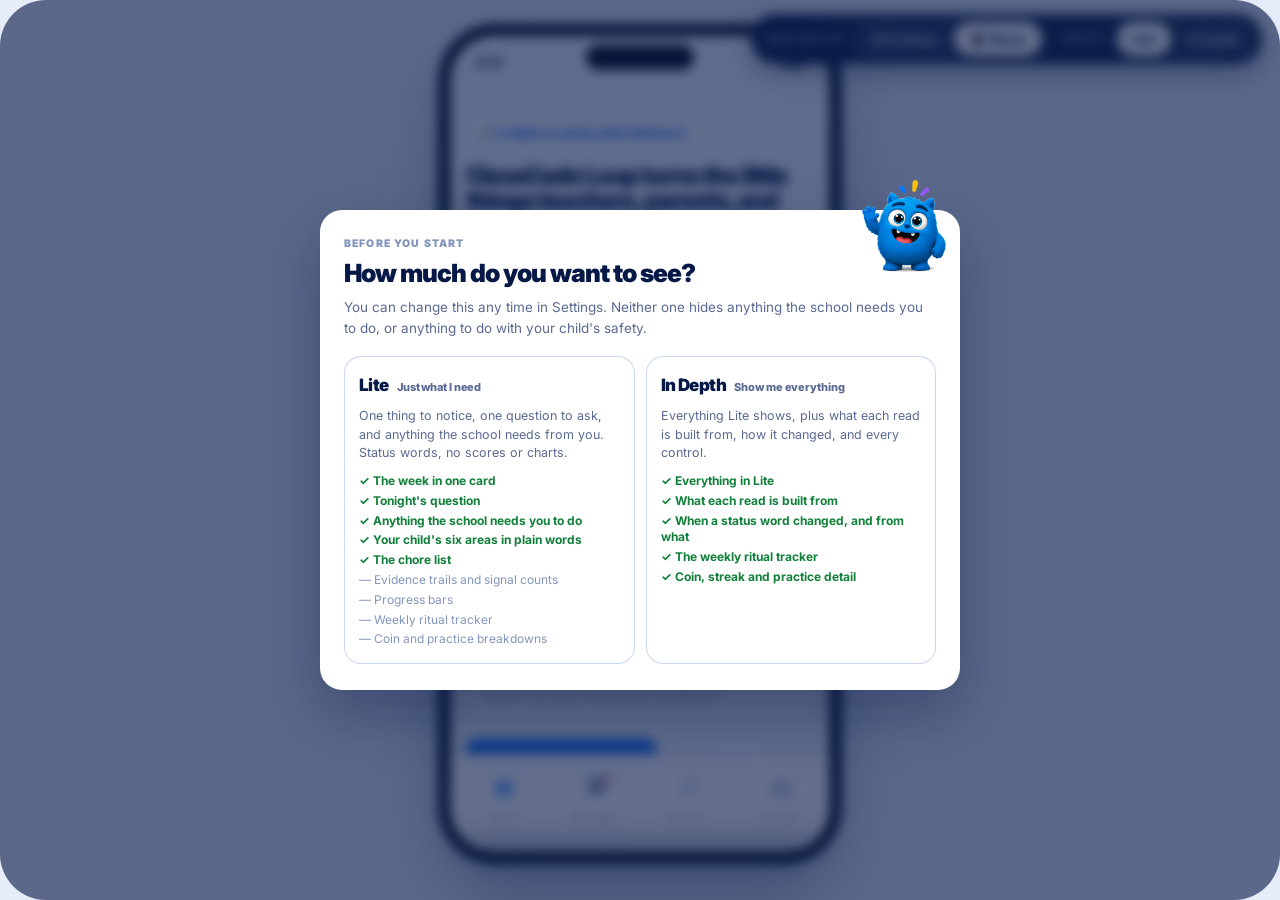
<file: index.html>
<!doctype html>
<html lang="en"><head>
<meta charset="utf-8"><meta name="viewport" content="width=device-width,initial-scale=1">
<title>ClassCade Loop</title>
<link rel="preconnect" href="https://fonts.googleapis.com"><link rel="preconnect" href="https://fonts.gstatic.com" crossorigin>
<link href="https://fonts.googleapis.com/css2?family=Inter:wght@400;500;600;700;800;900&display=swap" rel="stylesheet">
<link rel="stylesheet" href="loop.css?v=132">
<style>
  .hero{padding:34px 0 6px;max-width:760px}
  .arch{display:grid;grid-template-columns:1fr 1fr 1fr;gap:14px}
  @media(max-width:820px){.arch{grid-template-columns:1fr}}
  .prod{border-radius:18px;padding:18px 20px;background:#fff;border:1px solid var(--line);box-shadow:var(--shadow)}
  .prod.ghost{background:var(--tint);border-style:dashed;box-shadow:none;opacity:.75}
  .prod .ico{font-size:24px}
  table.map{width:100%;border-collapse:collapse;font-size:13.5px}
  table.map th{text-align:left;font-size:11.5px;letter-spacing:.07em;text-transform:uppercase;color:var(--muted-2);padding:0 10px 8px 0;font-weight:900}
  table.map td{padding:9px 10px 9px 0;border-top:1px solid var(--line-soft);vertical-align:top}
  table.map td.w{color:var(--muted);font-variant-numeric:tabular-nums}
  .flow{display:grid;grid-template-columns:1fr 92px 1fr;gap:0;align-items:center}
  @media(max-width:820px){.flow{grid-template-columns:1fr}}
  .node{border-radius:16px;padding:16px 18px;background:#fff;box-shadow:inset 0 0 0 1px var(--line)}
  .node .t{font-weight:900;letter-spacing:-.02em;font-size:15px}
  .node .s{font-size:13px;color:var(--muted);margin-top:3px}
  .hub{
    border-radius:18px;padding:16px;text-align:center;color:#fff;
    background:linear-gradient(125deg,#1172ff,#0b2a72);box-shadow:0 10px 26px rgba(7,93,250,.28)
  }
  .conn{height:2px;background:repeating-linear-gradient(90deg,var(--line) 0 6px,transparent 6px 12px)}
  .dimcard{border-radius:16px;padding:15px 16px;background:#fff;box-shadow:inset 0 0 0 1px var(--line)}
  .dimcard .q{font-size:13px;color:var(--muted);margin-top:3px}
</style>
</head><body>
<div class="wrap">

  <div class="hero">
    <div class="eyebrow" style="margin-bottom:14px">🔗 A new ClassCade product</div>
    <h1>ClassCade Loop turns the little things teachers, parents, and kids notice into a <span class="accent">bigger picture</span> of how a child is doing.</h1>
    <p class="muted" style="margin-top:16px;font-size:16.5px;max-width:62ch">
      Not a parent portal. Not a messaging app. Not another behavior tracker.
      The missing layer between all three people supporting a child's development.
    </p>
    <div class="card" style="margin-top:20px;max-width:640px;background:var(--tint)">
      <div class="sec-label">The emotional problem</div>
      <p style="font-size:15.5px;font-weight:800;letter-spacing:-.02em;margin-bottom:10px">Parents don't want more educational content. They want confidence.</p>
      <div style="display:flex;gap:6px;flex-wrap:wrap">
        <span class="chip plain">Am I doing enough?</span>
        <span class="chip plain">Is this normal?</span>
        <span class="chip plain">Should I be worried?</span>
        <span class="chip plain">How do I help without a homework battle?</span>
        <span class="chip plain">What does the teacher wish I knew?</span>
      </div>
      <p class="small muted" style="margin-top:12px">Market it as a <strong>parenting</strong> app for raising resilient, confident learners — not as an education app. That's the larger emotional need, and it gives the brand room past elementary academics.</p>
    </div>
    <div style="display:flex;gap:10px;margin-top:20px;flex-wrap:wrap">
      <a class="btn primary" href="parent.html">🏠 Open the parent view</a>
      <a class="btn ghost" href="teacher.html">🧑‍🏫 Teacher</a>
    </div>
  </div>

  <!-- ── architecture ─────────────────────────────── -->
  <div style="margin-top:44px">
    <div class="sec-label">Product architecture</div>
    <div class="card" style="margin-bottom:16px">
      <h3 style="margin-bottom:4px">ClassCade</h3>
      <p class="muted small" style="margin-bottom:16px">Helping kids thrive at school — and keeping the people who support them connected.</p>
      <div class="arch">
        <div class="prod">
          <div class="ico">⚔️</div>
          <h4 style="margin:8px 0 4px">Showdown</h4>
          <p class="small muted">The classroom experience. Engagement · culture · behavior · goals · motivation.</p>
          <div class="chip good" style="margin-top:10px">Live</div>
        </div>
        <div class="prod" style="border-color:rgba(7,93,250,.4);box-shadow:0 10px 28px rgba(7,93,250,.14)">
          <div class="ico">🔗</div>
          <h4 style="margin:8px 0 4px">Loop</h4>
          <p class="small muted">The home–school connection. Insights · communication · whole-child growth · family support.</p>
          <div class="chip school" style="margin-top:10px">This prototype</div>
        </div>
        <div class="prod ghost">
          <div class="ico">🧪</div>
          <h4 style="margin:8px 0 4px">Future product</h4>
          <p class="small muted">Academic / intervention / whatever comes next.</p>
          <div class="chip plain" style="margin-top:10px">Space held</div>
        </div>
      </div>
      <p class="small muted" style="margin-top:16px">ClassCade becomes the umbrella, rather than Showdown trying to become everything.</p>
    </div>
  </div>

  <!-- ── the loop ─────────────────────────────────── -->
  <div class="card" style="margin-bottom:16px">
    <div class="sec-label">The loop</div>
    <h3 style="margin-bottom:18px">It has to run both directions, or it's just a report card with better manners.</h3>

    <div class="flow">
      <div class="node">
        <div class="t">🏫 School</div>
        <div class="s">Teacher runs Showdown normally. Signals are captured passively — nobody fills out a parent report.</div>
        <div style="display:flex;gap:6px;flex-wrap:wrap;margin-top:10px">
          <span class="chip school">Persistence</span><span class="chip school">Participation</span><span class="chip school">Collaboration</span><span class="chip school">+5 more</span>
        </div>
      </div>
      <div style="padding:0 14px"><div class="conn"></div></div>
      <div class="node">
        <div class="t">🏠 Home</div>
        <div class="s">Parent taps what they noticed, and relays anything their child said worth keeping. No journaling, no forms.</div>
        <div style="display:flex;gap:6px;flex-wrap:wrap;margin-top:10px">
          <span class="chip home">Observations</span><span class="chip home">Relayed quotes</span>
        </div>
      </div>
    </div>

    <div style="max-width:420px;margin:16px auto">
      <div class="hub">
        <div style="font-weight:900;font-size:17px">🔗 Loop</div>
        <div class="small" style="color:rgba(255,255,255,.78);margin-top:4px">Interprets · connects · narrates</div>
      </div>
    </div>

    <div class="grid-3">
      <div class="node" style="opacity:.62;border-style:dashed"><div class="t">👧 Child · parked</div>
        <div class="s">A child-facing surface is designed but <strong>not built</strong>. See below.</div></div>
      <div class="node"><div class="t">🏠 Parent</div><div class="s">"How is my child really doing?" A noticing, why it matters, one question, one thing to try.</div></div>
      <div class="node"><div class="t">🧑‍🏫 Teacher</div><div class="s">"What should I know?" Useful classroom context — not a 900-word parent email.</div></div>
    </div>

    <div class="callout try" style="margin-top:16px">
      <div class="lbl">The return path is the part most products skip</div>
      A parent responds in one tap — <strong>we're seeing this at home too</strong> / <strong>this feels different at home</strong> / <strong>I'd like to talk</strong> — plus an optional line capped at 240 characters. The cap is the feature: it's what stops the channel becoming email.
    </div>
  </div>

  <!-- ── parked child surface ─────────────────────── -->
  <div class="card" style="margin-bottom:16px;border-color:rgba(180,83,10,.3)">
    <div class="sec-label" style="color:var(--watch)">Parked, deliberately · Aug 2026</div>
    <h3 style="margin-bottom:8px">Loop has no child-facing surface, and no child data path at all.</h3>
    <div class="grid-2" style="gap:16px">
      <div>
        <p class="small muted">A screen where a child taps how their day went is personal information
        collected <strong>directly from a child under 13</strong>. That pulls Loop into COPPA proper —
        verifiable parental consent before collection, a child-specific notice, retention limits, and a
        parental right to review and delete.</p>
        <p class="small muted" style="margin-top:10px">It also splits by tier. A <strong>school</strong>
        can consent on parents' behalf for genuinely educational use. A direct <strong>Loop Family</strong>
        subscriber has no school in the chain, so the identical screen would sit on two different legal
        bases depending on who paid. That's a question for counsel, not for first principles.</p>
      </div>
      <div>
        <div class="callout try"><div class="lbl">What it costs, and the workaround</div>
          Parking it costs Loop exactly one thing: the child's voice — the line that makes a parent stop
          scrolling. So the voice is <strong>relayed by the parent</strong> instead. Same sentence on the
          card, collected from an adult account holder, none of the above applies.</div>
        <p class="tiny muted" style="margin-top:10px">The designed student experience — My Focus, three
        stars, never a score — is kept in <code>parked/student.html</code> as a record. It is not linked
        from the product and not part of the build.</p>
      </div>
    </div>
  </div>

  <!-- ── boggies ──────────────────────────────────── -->
  <div class="card" style="margin-bottom:16px">
    <div class="sec-label">The one thing that crosses over</div>
    <div style="display:flex;gap:20px;align-items:center;flex-wrap:wrap">
      <div id="bogRow" style="display:flex;gap:9px"></div>
      <div style="flex:1;min-width:280px">
        <h3 style="margin-bottom:6px">A child's Boggie follows them home.</h3>
        <p class="small muted">Showdown's characters are the only piece of the classroom's personality that belongs in a parent app. Everything else Loop shows a parent is interpretation; the Boggie is the child's own. It gives a parent something to ask about by name — and it gives the child a reason to open their side of Loop at all.</p>
      </div>
    </div>
  </div>

  <!-- ── whole learner ────────────────────────────── -->
  <div class="card" style="margin-bottom:16px">
    <div class="sec-label">The framework</div>
    <h3 style="margin-bottom:6px">${LOOP.framework().name}</h3>
    <p class="small muted" style="margin-bottom:16px">Six dimensions. Nobody takes a 60-question assessment — the picture emerges from signals that were already being generated. Adults see <strong>${LOOP.framework().name}</strong>; the child sees the same six as <strong>My Growth</strong>.</p>
    <div class="grid-3" id="dims"></div>
  </div>

  <!-- ── mapping ──────────────────────────────────── -->
  <div class="grid-2" style="margin-bottom:16px">
    <div class="card">
      <div class="sec-label">Showdown signal → dimension</div>
      <p class="small muted" style="margin-bottom:14px">A signal is evidence, not a score. Each one fans into dimensions with a weight.</p>
      <table class="map" id="mapT"></table>
    </div>
    <div class="stack">
      <div class="card">
        <div class="sec-label">Engine rules</div>
        <ul class="small muted" style="margin:0;padding-left:18px;line-height:1.75">
          <li>Rolling <strong>21-day window</strong>, recency-weighted (≈9-day half-life)</li>
          <li>Source trust: school <strong>1.0</strong> · home <strong>0.85</strong> · child <strong>0.7</strong></li>
          <li><strong>3+ signals</strong> before a dimension says anything — otherwise "getting to know"</li>
          <li>A direction needs <strong>2+ events pointing the same way</strong>. One good day is not a trend</li>
          <li>Parents never see a number. Plain language only</li>
          <li>The child never sees a level, trend, or score at all</li>
        </ul>
      </div>
      <div class="card" style="border-color:rgba(180,83,10,.35)">
        <div class="sec-label" style="color:var(--watch)">One gap worth naming</div>
        <p class="small">None of the eight Showdown signals feeds <strong>🔎 Curiosity</strong>. As specced, Curiosity can only ever be a home-and-child dimension — a connected family would see five dimensions lit by school and one that isn't. Either Showdown captures something like <em>Wondering</em> (a student asking their own question, choosing to go deeper), or Curiosity gets labeled home-sourced on purpose.</p>
      </div>
    </div>
  </div>

  <!-- ── ritual ───────────────────────────────────── -->
  <div class="grid-2" style="margin-bottom:16px">
    <div class="card">
      <div class="sec-label">The rhythm</div>
      <h3 style="margin-bottom:6px">A weekly parenting ritual engine</h3>
      <p class="small muted" style="margin-bottom:14px">This — not content volume — is what makes it subscription-worthy.</p>
      <div class="node" style="margin-bottom:9px"><div class="t">Sunday · the weekly read</div>
        <div class="s">One noticing, one thing to try, one question to ask. Never six status bars and a to-do list.</div></div>
      <div class="node" style="margin-bottom:9px"><div class="t">Daily · the 5-minute moment</div>
        <div class="s">One small idea with a reason attached. Habit territory without pressure.</div></div>
      <div class="node"><div class="t">Anytime · "I'm noticing something…"</div>
        <div class="s">The always-there safety net. No history required, never paywalled.</div></div>
    </div>
    <div class="stack">
      <div class="card">
        <div class="sec-label">Rollout</div>
        <table class="map">
          <tr><th>Phase</th><th>What ships</th></tr>
          <tr><td><strong>1 · Parent-first</strong></td><td class="muted">Loop Family standalone. Proves parents engage weekly and pay, zero school dependency.</td></tr>
          <tr><td><strong>2 · Teacher companion</strong></td><td class="muted">Showdown signals + optional 30-second pulse. <strong>Under 2 minutes a week, or nothing at all.</strong></td></tr>
          <tr><td><strong>3 · School partnerships</strong></td><td class="muted">District pilots sold on reduced parent-email burden — never on dashboards or data.</td></tr>
        </table>
      </div>
      <div class="card" style="background:var(--tint)">
        <div class="sec-label">How Loop talks</div>
        <p class="small" id="langRule"></p>
        <div id="langChips" style="margin-top:10px"></div>
      </div>
    </div>
  </div>

  <!-- ── tiers ────────────────────────────────────── -->
  <div class="grid-2">
    <div class="card">
      <div class="chip home" style="margin-bottom:12px">🏠 Loop Family</div>
      <h3 style="margin-bottom:4px">$7.99<span class="muted" style="font-size:15px;font-weight:700">/month</span></h3>
      <p class="small muted" style="margin:8px 0 14px">Parent joins independently. Parent observations + age/grade expectations + activities and conversations. No school required — and Loop never asks a school for permission to be useful.</p>
      <ul class="small muted" style="margin:0;padding-left:18px;line-height:1.7">
        <li>Whole Learner picture from home signals</li>
        <li>Weekly noticing with talk-about-it and try-at-home</li>
        <li>The child's voice, relayed by the parent</li>
        <li>Upsell: <em>"Want a fuller picture?"</em> → organic ClassCade acquisition</li>
      </ul>
      <a class="btn ghost sm block" style="margin-top:16px" href="parent.html" onclick="LOOP.store.setTier('family')">See the Family experience →</a>
    </div>
    <div class="card" style="border-color:rgba(7,93,250,.35)">
      <div class="chip school" style="margin-bottom:12px">🔗 Loop Connected</div>
      <h3 style="margin-bottom:4px">Included <span class="muted" style="font-size:15px;font-weight:700">when the school uses ClassCade</span></h3>
      <p class="small muted" style="margin:8px 0 14px">Showdown signals flow in alongside what home notices, and the return path opens back to the teacher. The teacher's added workload is zero.</p>
      <ul class="small muted" style="margin:0;padding-left:18px;line-height:1.7">
        <li>School + home + child, visibly sourced</li>
        <li>Teacher class view with home insight cards</li>
        <li>One-tap parent responses land as classroom context</li>
        <li>District pitch: <em>we turn what you already notice into parent-friendly communication automatically</em></li>
      </ul>
      <a class="btn primary sm block" style="margin-top:16px" href="parent.html" onclick="LOOP.store.setTier('connected')">See the Connected experience →</a>
    </div>
  </div>

  <div class="card" style="margin-top:16px">
    <div class="sec-label">Three revenue channels, not one</div>
    <div class="grid-3" style="margin-bottom:16px">
      <div class="node"><div class="t">Family subscription</div>
        <div class="s">Loop Family, $7.99/mo direct to parents. No school required.</div></div>
      <div class="node"><div class="t">Classroom / school</div>
        <div class="s">Showdown stays the teacher and school product, sold the way it already is.</div></div>
      <div class="node"><div class="t">Connected</div>
        <div class="s">Included in the school's license, sold as a family upgrade, or bought district-wide as a family-engagement product.</div></div>
    </div>
    <div class="callout try">
      <div class="lbl">The acquisition loop runs both ways</div>
      Parent discovers Loop → wants the school connection → <strong>tells the teacher about ClassCade</strong>.<br>
      Teacher uses ClassCade → parents see Loop insights → <strong>families subscribe to the deeper experience</strong>.<br>
      <span class="small muted">Neither product requires the other. Each one feeds the other.</span>
    </div>
  </div>

  <p class="tiny muted" style="margin-top:26px;text-align:center">
    Prototype · seeded data, no backend · <a href="#" id="resetAll">reset all demo state</a>
  </p>
</div>

<script src="loop.data.js?v=132"></script>
<script src="loop.engine.js?v=132"></script>
<script src="loop.shell.js?v=132"></script>
<script>
mountApp('index.html');
$('#dims').innerHTML = DIMENSIONS.map(d=>`
  <div class="dimcard" style="box-shadow:inset 0 0 0 1px ${d.color}33">
    <div style="display:flex;align-items:center;gap:9px">
      <div class="dim-ico" style="background:${d.tint};box-shadow:none">${dimIcon(d,20)}</div>
      <strong style="letter-spacing:-.02em;color:${d.color}">${esc(d.name)}</strong>
    </div>
    <div class="q">${esc(d.q)}</div>
    <div style="margin-top:9px">${d.facets.map(f=>
      `<span class="chip plain tiny" style="margin:0 4px 4px 0">${esc(f)}</span>`).join('')}</div>
  </div>`).join('');

$('#bogRow').innerHTML = ['starpop','fizz','coco','oneeye','uni','sharky'].map(b=>bog(b,'md','ring')).join('');

$('#mapT').innerHTML = `<tr><th>Signal</th><th>Feeds</th></tr>` + Object.keys(SIGNALS).map(k=>{
  const s = SIGNALS[k];
  const dims = Object.keys(s.w).map(dk=>{
    const dim = DIMENSIONS.find(x=>x.id===dk);
    return `${dim.emoji} ${dim.name} <span class="w">${s.w[dk]}</span>`;
  }).join(' · ');
  return `<tr><td><strong>${s.emoji} ${esc(s.label)}</strong>${s.proposed?' <span class="chip watch tiny">proposed</span>':''}</td><td class="muted">${dims}</td></tr>`;
}).join('');

$('#langRule').textContent = LANGUAGE.rule;
$('#langChips').innerHTML =
  LANGUAGE.use.map(w=>`<span class="chip good" style="margin:0 5px 5px 0">${esc(w)}</span>`).join('') +
  '<div style="margin-top:7px">' +
  LANGUAGE.never.map(w=>`<span class="chip plain" style="margin:0 5px 5px 0;text-decoration:line-through;opacity:.55">${esc(w)}</span>`).join('') +
  '</div>';

$('#resetAll').onclick = e => { e.preventDefault(); LOOP.store.reset(); toast('Demo state cleared.'); setTimeout(()=>location.reload(),700) };
</script>
</body></html>
</file>
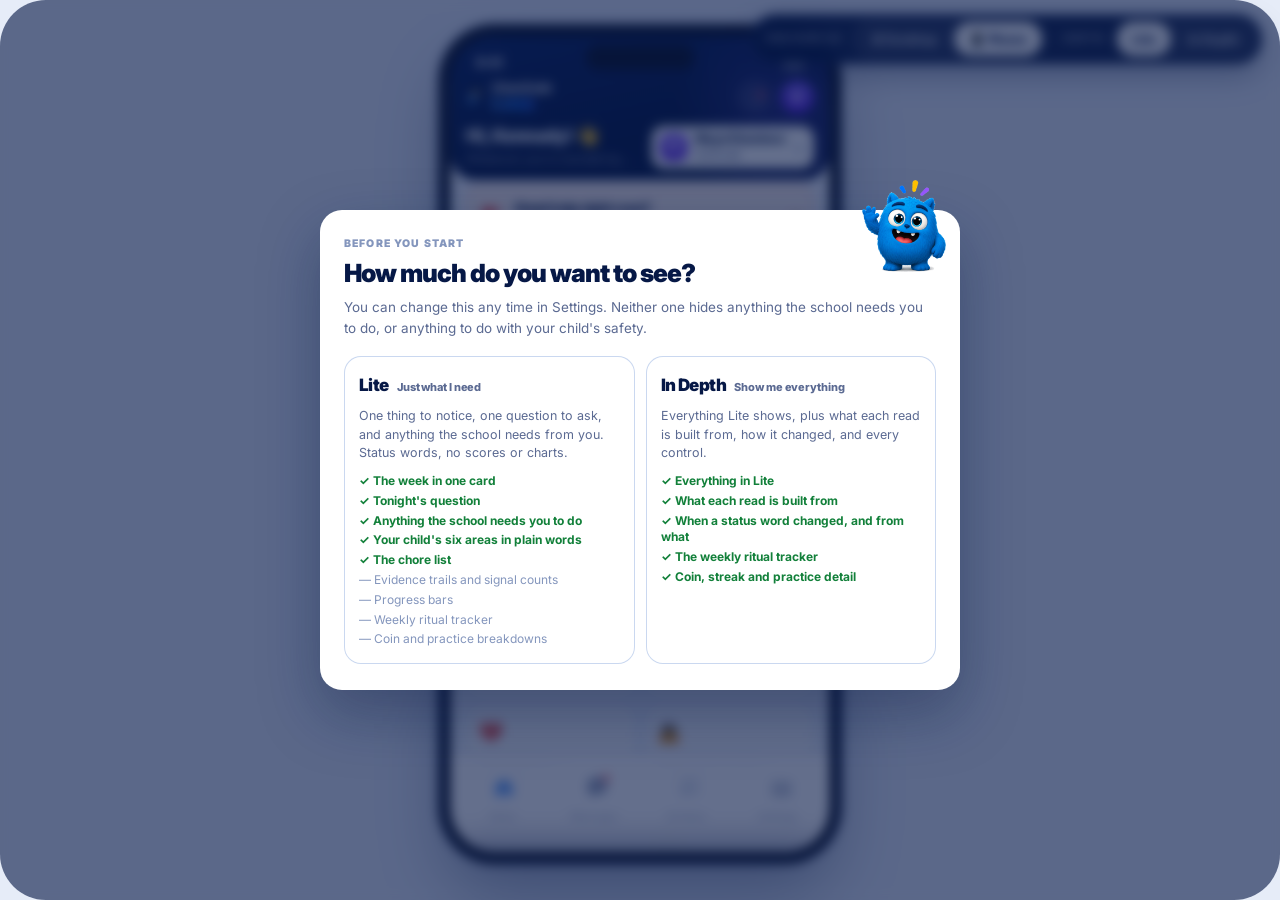
<file: ask.html>
<!doctype html>
<html lang="en"><head>
<meta charset="utf-8"><meta name="viewport" content="width=device-width,initial-scale=1">
<title>Ask · ClassCade Loop</title>
<link rel="preconnect" href="https://fonts.googleapis.com"><link rel="preconnect" href="https://fonts.gstatic.com" crossorigin>
<link href="https://fonts.googleapis.com/css2?family=Inter:wght@400;500;600;700;800;900&display=swap" rel="stylesheet">
<link rel="stylesheet" href="loop.css?v=132">
<style>
  .big-ask{
    border-radius:22px;padding:26px;background:#fff;border:1px solid var(--line);box-shadow:var(--shadow-lg);
  }
  .big-ask input{
    width:100%;border:0;font:inherit;font-size:17px;font-weight:700;padding:15px 17px;border-radius:15px;
    background:var(--tint);box-shadow:inset 0 0 0 1px var(--line);color:var(--ink)
  }
  .big-ask input:focus{outline:2px solid rgba(7,93,250,.32);outline-offset:1px}
  .concern-grid{display:grid;grid-template-columns:repeat(4,minmax(0,1fr));gap:9px;margin-top:14px}
  @media(max-width:1180px){.concern-grid{grid-template-columns:repeat(2,minmax(0,1fr))}}
  .concern{
    text-align:left;border:0;cursor:pointer;font:inherit;font-weight:800;font-size:13.5px;letter-spacing:-.015em;
    background:var(--tint);color:var(--ink);box-shadow:inset 0 0 0 1px var(--line);
    border-radius:14px;padding:13px 14px;display:flex;flex-direction:column;gap:7px
  }
  .concern:hover{background:#fff;box-shadow:inset 0 0 0 2px var(--blue);color:var(--blue)}
  .concern .e{font-size:19px}
  .ans-sec{padding:15px 0}
  .ans-sec + .ans-sec{border-top:1px solid var(--line-soft)}
  .ans-sec ul{margin:6px 0 0;padding-left:19px;line-height:1.7}
  .safety{
    border-radius:16px;padding:16px 18px;background:#fff6f2;box-shadow:inset 0 0 0 1px rgba(200,80,30,.18)
  }
  .safety a{color:#b4400a}
</style>
</head><body>
<div id="app"></div>
<script src="loop.data.js?v=132"></script>
<script src="loop.engine.js?v=132"></script>
<script src="loop.shell.js?v=132"></script>
<script>
const d = LOOP.child(ME);
let open = null, query = '';

function render(){
  if (document.body.classList.contains('sm')) return renderPhone();
  return renderDesktop();
}

function brandRow(){
  return `<div class="m-brand">
    <svg style="width:17px;height:17px" viewBox="0 0 24 24" aria-hidden="true"><g stroke-linecap="round" fill="none">
      <path d="M8 8.5 L18.5 4.2" stroke="#ffc425" stroke-width="4.2"/>
      <path d="M4.8 13 L14.8 10.4" stroke="#1172ff" stroke-width="4.2"/>
      <path d="M5.6 19 L12.6 17.2" stroke="#5cb0ff" stroke-width="4.2"/></g></svg>
    <span class="lock"><span class="cc">ClassCade</span><span class="lp">Loop</span></span>
    <span class="util"><a class="m-bell" href="messages.html">${ico('nav-notifications',20)}</a>
    <span class="m-me">${esc(PARENT.name[0])}</span></span></div>`;
}

function renderPhone(){
  document.body.classList.add('darktop');
  const kid = FAMILY.find(f=>f.id===ME) || FAMILY[0];
  const c   = open ? LOOP.concern(open) : null;
  const qs  = LOOP.conference(ME, LOOP.store.tier());
  const evt = EVENTS_UPCOMING.find(x=>x.s===ME);
  const hits = filterConcerns(query);

  $('#app').innerHTML = `
    <div class="m-dark">
      ${brandRow()}
      <div class="m-greetrow">
        <div><div class="m-greet">Hi, ${esc(PARENT.name)}! 👋</div>
        <div class="m-greet-sub">Whatever you're wondering — start here.</div></div>
        <div class="m-kidpill" id="kidmenu">
          <div class="av g1" style="width:28px;height:28px;border-radius:9px;font-size:12px">${esc(kid.label[0])}</div>
          <div style="min-width:0"><div class="nm">${esc(kid.label)}</div><div class="mt">${esc(kid.grade)}</div></div>
          <span class="cv">⌄</span>
        </div>
      </div>
    </div>

    <div class="m-light">
      <!-- crisis first. A parent in an acute moment will not scroll. -->
      <a class="a-urgentbar" href="#urgent">
        <span class="ub-ic">🚩</span>
        <span class="ub-tx"><b>Need help right now?</b><span>988 · Childhelp · Crisis Text Line — free, 24/7</span></span>
        <span class="cv">›</span>
      </a>

      <div class="a-hero">
        <img class="mon" src="art/loop-monster-sm.png" alt="">
        <span class="pill">Always here · never behind the paywall</span>
        <h2>I'm noticing something…</h2>
        <p>Tell us what you're seeing, in your own words.</p>
        <div class="a-search">
          <svg style="width:17px;height:17px;flex:none;color:var(--muted-2)" viewBox="0 0 24 24" fill="none"
               stroke="currentColor" stroke-width="2.4" stroke-linecap="round">
            <circle cx="11" cy="11" r="6.5"/><path d="M16 16l4.5 4.5"/></svg>
          <input id="q" value="${esc(query)}" placeholder="e.g. anxious about math tests" autocomplete="off"
                 aria-label="Describe what you're noticing">
          ${query?`<button class="a-clear" id="clearQ" aria-label="Clear">✕</button>`:''}
        </div>
        ${query ? `<div class="a-hint">${hits.length
            ? `Closest ${hits.length===1?'match':'matches'} below`
            : `Nothing in the library matches that yet — the closest we have is <b>${esc(nearest(query).label)}</b>.`}</div>` : ''}
      </div>

      ${c ? `
      <button class="a-back" id="backAll">‹ All topics</button>
      <div class="a-ans" id="answer">
        <div class="a-anshead">
          <span class="e">${c.emoji}</span>
          <span><span class="lbl2">You said</span><b>${esc(c.label)}</b></span>
        </div>
        <div class="sec">
          <div class="lbl">What this might mean</div>
          <p>${esc(c.mean)}</p>
        </div>
        <div class="sec">
          <div class="lbl">What to watch for</div>
          <ul>${c.watch.map(w=>`<li>${esc(w)}</li>`).join('')}</ul>
        </div>
        <div class="sec">
          <div class="lbl" style="color:var(--home)">One small next step</div>
          <p>${esc(c.step)}</p>
        </div>
        <div class="sec">
          <div class="lbl" style="color:var(--watch)">When to ask for more help</div>
          <p>${esc(c.seek)}</p>
          <a class="a-seek" href="#urgent">🚩 See crisis lines and who to call ›</a>
          <p class="tiny muted" style="margin-top:9px">Loop is a parenting tool, not a clinical one. It never diagnoses.</p>
        </div>
      </div>` : `
      <div class="a-grid">
        ${(hits.length?hits:CONCERNS).map(x=>`<button class="a-row" data-c="${x.id}">
          <span class="e">${x.emoji}</span><span class="t">${esc(x.label)}</span>
        </button>`).join('')}
      </div>
      ${!hits.length && query ? `<button class="btn ghost block" style="margin-top:10px" data-c="${nearest(query).id}">
        Open “${esc(nearest(query).label)}” instead</button>` : ''}
      `}

      <div class="m-secrow">Conference questions</div>
      <div class="a-conf">
        <div class="lbl">Conference question generator</div>
        <h3>Walk in with something better than “how's she doing?”</h3>
        ${evt?`<p class="small muted" style="margin-top:6px">${esc(evt.kind)} · ${esc(evt.when)}</p>`:''}
        <div style="margin-top:8px">
          ${qs.length ? qs.map(z=>`<div class="a-q">
            <span class="lb" style="color:${z.dim.color}">${esc(z.dim.name)}</span>
            <span class="tx">${esc(z.q)}</span></div>`).join('')
            : '<p class="small muted">Not enough signal yet to build questions worth asking.</p>'}
        </div>
        <button class="btn sm ghost block" style="margin-top:12px" id="copyQ">Copy questions</button>
      </div>

      <div class="m-secrow" id="urgent">If it's urgent</div>
      <div class="a-urgent">
        <div class="lbl">🚩 Free, 24/7, no account needed</div>
        <p class="small">Some things shouldn't wait for a weekly pattern.</p>
        ${CRISIS.map(x=>`<div class="a-crisis">
          <div style="flex:1;min-width:0"><b>${esc(x.label)}</b><span>${esc(x.detail)}</span></div>
          <span class="cv" style="color:var(--muted-2);font-weight:900">›</span></div>`).join('')}
      </div>

      <details class="g-fold" style="margin-top:12px">
        <summary><span class="fi" style="background:var(--tint)">💬</span>Why Loop works this way</summary>
        <div class="fb">
          <p class="small" style="margin-bottom:9px">Status words only, never numbers. Describe the child, never rank them.</p>
          <div>${LANGUAGE.use.map(w=>`<span class="chip good" style="margin:0 5px 5px 0">${esc(w)}</span>`).join('')}</div>
          <div style="margin-top:5px">${LANGUAGE.never.map(w=>`<span class="chip plain" style="margin:0 5px 5px 0;text-decoration:line-through;opacity:.55">${esc(w)}</span>`).join('')}</div>
        </div>
      </details>
    </div>`;

  wireTopline();
  $$('[data-c]').forEach(b=>b.onclick=()=>{
    open = b.dataset.c; query=''; render();
    requestAnimationFrame(()=>{ const a=$('#answer'); if(a) a.scrollIntoView({behavior:'smooth',block:'start'}) });
  });
  const back=$('#backAll'); if(back) back.onclick=()=>{ open=null; render(); window.scrollTo({top:0,behavior:'smooth'}) };
  const cl=$('#clearQ'); if(cl) cl.onclick=()=>{ query=''; render(); $('#q')&&$('#q').focus() };
  const cq=$('#copyQ'); if(cq) cq.onclick=()=>{
    const t = LOOP.conference(ME, LOOP.store.tier()).map(z=>`• ${z.dim.name}: ${z.q}`).join('\n');
    navigator.clipboard?.writeText(t); toast('Questions copied.');
  };
  const qi=$('#q');
  if(qi){
    qi.oninput = ()=>{ query = qi.value; const pos=qi.selectionStart; render();
      const n=$('#q'); if(n){ n.focus(); try{n.setSelectionRange(pos,pos)}catch(e){} } };
    qi.onkeydown = e=>{ if(e.key!=='Enter') return;
      const h = filterConcerns(qi.value);
      open = (h[0]||nearest(qi.value)).id; query=''; render();
      requestAnimationFrame(()=>{ const a=$('#answer'); if(a) a.scrollIntoView({behavior:'smooth',block:'start'}) });
    };
  }
}

/* live filter over the topic library, plus a nearest-match fallback so
   describing a child in your own words is never the wrong move */
function filterConcerns(qq){
  const t = (qq||'').trim().toLowerCase();
  if (!t) return [];
  return CONCERNS.filter(c=>{
    const hay = (c.label+' '+c.id.replace(/_/g,' ')+' '+c.mean+' '+c.watch.join(' ')).toLowerCase();
    return t.split(/\s+/).filter(w=>w.length>2).some(w=>hay.includes(w));
  });
}
function nearest(qq){
  const t=(qq||'').toLowerCase();
  let best=CONCERNS[0], score=-1;
  CONCERNS.forEach(c=>{
    const hay=(c.label+' '+c.mean).toLowerCase();
    const n = t.split(/\s+/).filter(w=>w.length>2).reduce((a,w)=>a+(hay.includes(w)?1:0),0);
    if (n>score){ score=n; best=c }
  });
  return best;
}

function renderDesktop(){
  document.body.classList.remove('darktop');
  $('#app').innerHTML = `
    ${topline(`Whatever you're wondering about ${esc(d.first)} — start here.`, 'Ask')}
    <div class="dash">
      <div class="stack">
        <div class="big-ask">
          <div class="eyebrow" style="margin-bottom:13px">Always here · never behind the paywall</div>
          <h2 style="margin-bottom:6px">I'm noticing something…</h2>
          <p class="muted" style="margin-bottom:16px;max-width:60ch">Tell us what you're seeing. You'll get what it might mean, what to watch for, one small next step, and when it's worth asking someone else.</p>
          <input id="q" placeholder="e.g. “meltdowns after school”, “won't read anymore”" autocomplete="off">
          <div class="concern-grid">
            ${CONCERNS.map(c=>`<button class="concern ${open===c.id?'sel':''}" data-c="${c.id}">
              <span class="e">${c.emoji}</span>${esc(c.label)}</button>`).join('')}
          </div>
        </div>
        ${open ? answer(LOOP.concern(open)) : ''}
        ${conferenceCard()}
      </div>
      <div class="rail">
        <div class="safety">
          <div class="lbl" style="font-size:10.5px;font-weight:900;letter-spacing:.1em;text-transform:uppercase;color:#b4400a;margin-bottom:7px">If it's urgent</div>
          <p class="small" style="color:var(--ink)">Some things shouldn't wait for a weekly pattern. These are free, 24/7, and you don't need an account.</p>
          <div style="margin-top:11px">
            ${CRISIS.map(c=>`<div style="margin-bottom:9px">
              <div style="font-weight:900;font-size:13.5px">${esc(c.label)}</div>
              <div class="small muted">${esc(c.detail)}</div></div>`).join('')}
          </div>
        </div>
        <div class="card tinted">
          <div class="lbl" style="font-size:10.5px;font-weight:900;letter-spacing:.1em;text-transform:uppercase;color:var(--muted);margin-bottom:7px">How Loop talks</div>
          <p class="small">${esc(LANGUAGE.rule)}</p>
          <div style="margin-top:10px">
            ${LANGUAGE.use.slice(0,5).map(w=>`<span class="chip good tiny" style="margin:0 4px 4px 0">${esc(w)}</span>`).join('')}
          </div>
          <div style="margin-top:8px">
            ${LANGUAGE.never.slice(0,5).map(w=>`<span class="chip plain tiny" style="margin:0 4px 4px 0;text-decoration:line-through;opacity:.6">${esc(w)}</span>`).join('')}
          </div>
        </div>
      </div>
    </div>`;
  wireTopline();
  $$('[data-c]').forEach(b=>b.onclick=()=>{ open = open===b.dataset.c ? null : b.dataset.c; render();
    const a=$('#answer'); if(a) a.scrollIntoView({behavior:'smooth',block:'center'}) });
  const q=$('#q');
  q.onkeydown=e=>{ if(e.key!=='Enter') return;
    const t=q.value.toLowerCase();
    const hit = CONCERNS.find(c=>c.label.toLowerCase().split(/\W+/).some(w=>w.length>3&&t.includes(w)))
             || CONCERNS.find(c=>c.id.split('_').some(w=>t.includes(w)));
    if (hit){ open=hit.id; render() } else toast('Nothing matched in the prototype library — pick one below.');
  };
}

function answer(c){
  const dims = c.dims.map(id=>DIMENSIONS.find(x=>x.id===id));
  return `
  <div class="card" id="answer">
    <div class="card-head" style="align-items:flex-start">
      <div class="dim-ico lg">${c.emoji}</div>
      <div style="flex:1">
        <div class="sec-label" style="margin:0">You said</div>
        <h3 style="font-size:21px">${esc(c.label)}</h3>
        <div style="margin-top:7px">${dims.map(x=>`<span class="chip" style="background:${x.tint};color:${x.color};margin-right:5px">${x.ico} ${esc(x.name)}</span>`).join('')}</div>
      </div>
    </div>

    <div class="ans-sec">
      <div class="mini-lbl">What this might mean</div>
      <p style="margin-top:5px;font-size:14.5px">${esc(c.mean)}</p>
    </div>
    <div class="ans-sec">
      <div class="mini-lbl">What to watch for</div>
      <ul class="small">${c.watch.map(w=>`<li>${esc(w)}</li>`).join('')}</ul>
    </div>
    <div class="ans-sec">
      <div class="callout try"><div class="lbl">One small next step</div>${esc(c.step)}</div>
    </div>
    <div class="ans-sec">
      <div class="callout" style="background:#fdf1e3;box-shadow:inset 0 0 0 1px rgba(180,83,10,.2)">
        <div class="lbl" style="color:var(--watch)">When to ask for more help</div>${esc(c.seek)}
      </div>
      <p class="tiny muted" style="margin-top:9px">Loop is a parenting tool, not a clinical one. It never diagnoses, and it will always tell you when something is worth a real conversation with a pediatrician or school counselor.</p>
    </div>

    ${LOOP.store.tier()==='connected' ? `
    <div class="hairline"></div>
    <div class="sec-label">Want ${esc(d.poss)} teacher to know you're thinking about this?</div>
    <button class="btn sm" data-tell="${c.id}">💬 Send “I'd like to talk about this”</button>` : ''}
  </div>`;
}

function conferenceCard(){
  const qs = LOOP.conference(ME, LOOP.store.tier());
  const e = EVENTS_UPCOMING.find(x=>x.s===ME);
  return `
  <div class="card" id="conference">
    <div class="mini-head">
      <div class="mini-ico" style="background:#fff6d9">📅</div>
      <div><div class="mini-lbl">Conference question generator</div>
      <h4 style="margin-top:1px">Walk in with something better than “how's she doing?”</h4></div>
    </div>
    ${e?`<p class="small muted" style="margin-bottom:12px">${esc(e.kind)} · ${esc(e.when)}</p>`:''}
    ${qs.length ? qs.map(q=>`
      <div class="src" style="align-items:flex-start">
        <div class="src-key" style="color:${q.dim.color};width:96px">${esc(q.dim.name)}</div>
        <div class="src-body">${esc(q.q)}</div>
      </div>`).join('')
      : '<p class="small muted">Not enough signal yet to build questions worth asking.</p>'}
    <button class="btn sm ghost" style="margin-top:13px" id="copyQ">Copy questions</button>
  </div>`;
}

function wireExtra(){
  const cq=$('#copyQ'); if(cq) cq.onclick=()=>{
    const t = LOOP.conference(ME, LOOP.store.tier()).map(q=>`• ${q.dim.name}: ${q.q}`).join('\n');
    navigator.clipboard?.writeText(t); toast('Questions copied.');
  };
  $$('[data-tell]').forEach(b=>b.onclick=()=>{
    const c = LOOP.concern(b.dataset.tell);
    LOOP.store.respond(`${ME}|${c.dims[0]}|${WEEK_START}`, 'talk', c.label);
    toast('Sent. Ms. Alvarez sees it on her class view.');
  });
}

const _r = render;
render = function(){ _r(); wireExtra() };

mountApp('ask');
render();
</script>
</body></html>
</file>
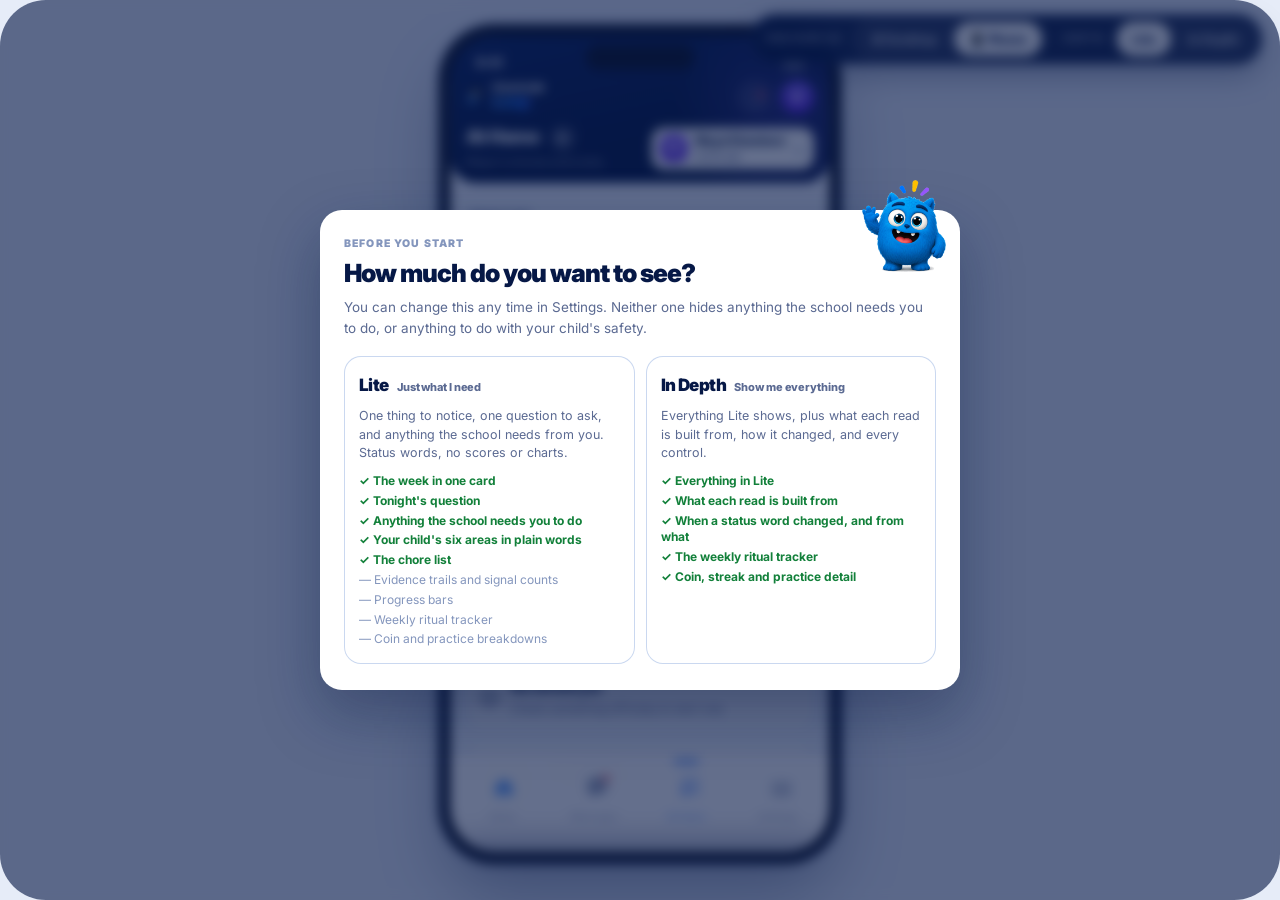
<file: chores.html>
<!doctype html>
<html lang="en"><head>
<meta charset="utf-8"><meta name="viewport" content="width=device-width,initial-scale=1">
<title>At Home · ClassCade Loop</title>
<link rel="preconnect" href="https://fonts.googleapis.com"><link rel="preconnect" href="https://fonts.gstatic.com" crossorigin>
<link href="https://fonts.googleapis.com/css2?family=Inter:wght@400;500;600;700;800;900&family=Baloo+2:wght@600;700;800&display=swap" rel="stylesheet">
<link rel="stylesheet" href="loop.css?v=132">
</head><body>
<div id="app"></div>
<script src="loop.data.js?v=132"></script>
<script src="loop.engine.js?v=132"></script>
<script src="loop.shell.js?v=132"></script>
<script>
const d = LOOP.child(ME);
let editing = false, building = false;

function render(){
  if (document.body.classList.contains('sm')) return renderPhone();
  return renderDesktop();
}

function brandRow(){
  return `<div class="m-brand">
    <svg style="width:17px;height:17px" viewBox="0 0 24 24" aria-hidden="true"><g stroke-linecap="round" fill="none">
      <path d="M8 8.5 L18.5 4.2" stroke="#ffc425" stroke-width="4.2"/>
      <path d="M4.8 13 L14.8 10.4" stroke="#1172ff" stroke-width="4.2"/>
      <path d="M5.6 19 L12.6 17.2" stroke="#5cb0ff" stroke-width="4.2"/></g></svg>
    <span class="lock"><span class="cc">ClassCade</span><span class="lp">Loop</span></span>
    <span class="util"><a class="m-bell" href="messages.html">${ico('nav-notifications',20)}</a>
    <span class="m-me">${esc(PARENT.name[0])}</span></span></div>`;
}

function board(){ return LOOP.choreBoard(ME) }

/* Practice: assign it, then release the coins once it has actually happened.
   Two steps so the payout tracks practice rather than a tap. */
function practiceSection(){
  const today = LOOP.practiceToday(ME);
  const pStreak = LOOP.practiceStreak(ME);
  const mins = LOOP.practiceMinutesThisWeek(ME);
  const assignedIds = today.map(x=>x.p);
  return `
    <div class="m-secrow">Practice${pStreak>=PRACTICE_STREAK_FOR_SIGNAL
      ? ` <span class="ch-streak">${pStreak} days · ${mins} min this week</span>`
      : (mins?` <span class="swipe">${mins} min this week</span>`:'')}</div>

    ${today.length ? today.map(x=>`
      <div class="pr-row ${x.done?'done':''}">
        <span class="e">${x.meta.emoji}</span>
        <span class="tx">
          <span class="lb">${esc(x.meta.label)}</span>
          <span class="mt">${x.m} minutes${x.done?' · released':' · assigned today'}</span>
        </span>
        <span class="cn ${x.done?'paid':''}">⊙ ${x.coins}</span>
        <button class="btn sm ${x.done?'':'primary'}" data-release="${x.p}">
          ${x.done?'Undo':'Release coins'}</button>
      </div>`).join('')
      : '<p class="small muted" style="margin:0 3px 10px">Nothing assigned today.</p>'}

    <div class="pr-assign">
      <div class="pa-h">Quick assign</div>
      ${PRACTICE.map(p=>`
        <div class="pa-row ${assignedIds.includes(p.id)?'on':''}">
          <span class="e">${p.emoji}</span>
          <span class="tx"><span class="lb">${esc(p.label)}</span>
            <span class="mt">${esc(p.note)}</span></span>
          <span class="mins">
            ${p.mins.map(m=>`<button class="mbtn" data-assign2="${p.id}" data-mins="${m}"
              ${assignedIds.includes(p.id)?'disabled':''}>${m}m</button>`).join('')}
          </span>
        </div>`).join('')}
      ${!LOOP.deep()?'':`<p class="ch-note">Coins only move when you release them, so they follow practice
        that actually happened. A session of any of these is worth about the same — if reading paid less
        than fluency, ${esc(d.first)} would simply stop reading.</p>`}
    </div>`;
}

function choreRow(c){
  return `<button class="ch-row ${c.done?'done':''}" data-chore="${c.id}"
    aria-pressed="${c.done}" aria-label="${esc(c.label)}${c.done?', done':''}">
    <span class="tick">✓</span>
    <span class="e">${c.emoji}</span>
    <span class="tx"><span class="lb">${esc(c.label)}</span>
      ${c.streak>=STREAK_FOR_SIGNAL
          ? `<span class="mt"><span class="ch-streak">${c.streak} days this week</span></span>`
          : (c.streak>0 ? `<span class="mt">${c.streak} day${c.streak===1?'':'s'} this week</span>` : '')}</span>
    ${c.coins?`<span class="cn">⊙ ${c.coins}</span>`:''}
  </button>`;
}

function rewardGrid(bal){
  return `<div class="rw-grid">
    ${HOME_REWARDS.map(r=>`<button class="rw" data-reward="${r.id}" ${bal<r.coins?'disabled':''}>
      <span class="e">${r.emoji}</span><span class="tx">${esc(r.label)}</span>
      <span class="px">⊙ ${r.coins}</span></button>`).join('')}
  </div>`;
}

/* Build your own At Home page: which sections appear, what's on each list,
   and room to add the things this family actually does. */
function builder(){
  const P = LOOP.store.homePrefs();
  const mine = LOOP.store.chores(ME);
  const C = LOOP.store.custom();
  const SEC = [
    ['practice','Practice','Assign reading, fluency and drills, then release the coins'],
    ['streak','Daily streak','A bonus for checking in day after day'],
    ['contributions','Contributions','Everyday jobs that earn nothing, on purpose'],
    ['extras','Extras','Above and beyond, and worth coins'],
    ['rewards','Spend at home','What coins buy in your house'],
  ];
  return `
  <div class="bld">
    <div class="bld-h">
      <div><h4>Build your At Home page</h4>
        <p>Turn off what you don't use, and add the things your family actually does.</p></div>
      <button class="btn primary sm" id="doneBuild">Done</button>
    </div>

    <div class="bld-sec">Sections on this page</div>
    ${SEC.map(([k,lb,note])=>`
      <div class="st-row" style="border-top:1px solid var(--line-soft)">
        <div class="st-tx"><h5>${lb}</h5><p>${note}</p></div>
        <button class="sw ${P[k]?'on':''}" data-sec="${k}" role="switch" aria-checked="${!!P[k]}"
          aria-label="${lb}"></button>
      </div>`).join('')}

    <div class="bld-sec">What's on ${esc(d.first)}'s chore list</div>
    ${['contribution','extra'].map(k=>`
      <div class="bld-sub">${CHORE_KINDS[k].label}s — ${esc(CHORE_KINDS[k].note)}</div>
      ${CHORES.filter(c=>c.kind===k).map(c=>`
        <button class="ch-row ${mine.includes(c.id)?'done':''}" data-assign="${c.id}">
          <span class="tick">✓</span><span class="e">${c.emoji}</span>
          <span class="tx"><span class="lb">${esc(c.label)}</span>
            ${c.custom?'<span class="mt">Added by you</span>':''}</span>
          ${c.coins?`<span class="cn">⊙ ${c.coins}</span>`:''}
          ${c.custom?`<span class="bx" data-rmchore="${c.id}">Delete</span>`:''}
        </button>`).join('')}`).join('')}

    <div class="bld-add">
      <div class="bld-sub">Add your own job</div>
      <input id="ncLabel" class="kc-in" style="text-transform:none;letter-spacing:0;font-weight:700"
        placeholder="e.g. Walk the dog after dinner" maxlength="46">
      <div class="bld-arow">
        <select class="pick" id="ncKind">
          <option value="contribution">Contribution — no coins</option>
          <option value="extra">Extra — earns coins</option>
        </select>
        <select class="pick" id="ncCoins">
          ${[10,15,20,25,30].map(n=>`<option value="${n}">⊙ ${n}</option>`).join('')}
        </select>
        <button class="btn sm primary" id="ncAdd">Add</button>
      </div>
    </div>

    <div class="bld-sec">What coins buy here</div>
    ${HOME_REWARDS.map(r=>`
      <div class="rw" style="margin-bottom:8px">
        <span class="e">${r.emoji}</span><span class="tx">${esc(r.label)}</span>
        <span class="px">⊙ ${r.coins}</span>
        ${r.custom?`<span class="bx" data-rmreward="${r.id}">Delete</span>`:''}
      </div>`).join('')}
    <div class="bld-add">
      <div class="bld-sub">Add your own reward</div>
      <input id="nrLabel" class="kc-in" style="text-transform:none;letter-spacing:0;font-weight:700"
        placeholder="e.g. Friday movie pick" maxlength="46">
      <div class="bld-arow">
        <select class="pick" id="nrCoins">
          ${[30,50,80,120,200].map(n=>`<option value="${n}">⊙ ${n}</option>`).join('')}
        </select>
        <button class="btn sm primary" id="nrAdd">Add</button>
      </div>
    </div>

    <div class="bld-sec">Practice you can assign</div>
    ${PRACTICE.map(p=>`
      <div class="pa-row">
        <span class="e">${p.emoji}</span>
        <span class="tx"><span class="lb">${esc(p.label)}</span>
          <span class="mt">${p.mins.join(' / ')} min · ⊙ ${p.perMin}/min</span></span>
        ${p.custom?`<span class="bx" data-rmpractice="${p.id}">Delete</span>`:''}
      </div>`).join('')}
    <div class="bld-add">
      <div class="bld-sub">Add your own practice</div>
      <input id="npLabel" class="kc-in" style="text-transform:none;letter-spacing:0;font-weight:700"
        placeholder="e.g. Piano practice" maxlength="46">
      <div class="bld-arow">
        <select class="pick" id="npMins">
          ${[[ '10,20','10 / 20 min'],['15,30','15 / 30 min'],['5,10','5 / 10 min']].map(([v,l])=>`<option value="${v}">${l}</option>`).join('')}
        </select>
        <button class="btn sm primary" id="npAdd">Add</button>
      </div>
    </div>

    <button class="btn primary block" style="margin-top:14px" id="doneBuild2">Done</button>
  </div>`;
}

function editList(){
  const mine = LOOP.store.chores(ME);
  return `<div class="s-card">
    <p class="small muted" style="margin-bottom:11px">Pick what ${esc(d.first)} is responsible for.
      Contributions never earn coins; extras do.</p>
    ${['contribution','extra'].map(k=>`
      <div class="sec-label" style="margin-top:10px">${CHORE_KINDS[k].label}s <span style="font-weight:700;text-transform:none;letter-spacing:0">— ${esc(CHORE_KINDS[k].note)}</span></div>
      ${CHORES.filter(c=>c.kind===k).map(c=>`
        <button class="ch-row ${mine.includes(c.id)?'done':''}" data-assign="${c.id}">
          <span class="tick">✓</span><span class="e">${c.emoji}</span>
          <span class="tx"><span class="lb">${esc(c.label)}</span></span>
          ${c.coins?`<span class="cn">⊙ ${c.coins}</span>`:''}
        </button>`).join('')}`).join('')}
    <button class="btn primary block" style="margin-top:12px" id="doneEdit">Done</button>
  </div>`;
}

function body(){
  const b = board();
  const hc = LOOP.homeCoins(ME);
  const sig = LOOP.choreSignals(ME);
  const P = LOOP.store.homePrefs();
  if (building) return builder();
  if (editing) return editList();
  return `
    ${P.practice?practiceSection():''}

    ${!P.streak?'':(()=>{const cb=LOOP.checkinBonus(ME);return `
    <div class="ch-streakbar ${cb.streak?'on':''}">
      <span class="sb-flame">${cb.streak?'🔥':'○'}</span>
      <span class="sb-tx">
        <b>${cb.streak?cb.streak+' day'+(cb.streak===1?'':'s')+' in a row':'No streak yet'}</b>
        <span>${cb.streak
          ? (LOOP.deep()
              ? `+${cb.base} for showing up${cb.bonus?` · +${cb.bonus} streak bonus`:''}${cb.perfect?` · +${CHECKIN.perfectWeek} perfect week`:''}`
              : 'Keep it going.')
          : 'Check something off today to start one.'}</span></span>
      ${cb.streak?`<span class="sb-amt">+${cb.today}</span>`:''}
    </div>`})()}

    <div class="s-card">
      <div class="ch-bal">
        <span class="coin">${ico('coins',30)}</span>
        <div style="flex:1;min-width:0">
          <div class="amt">${hc.balance} coins</div>
          <div class="sub">${b.doneToday} of ${b.total} done today${b.earnedToday?` · +${b.earnedToday} earned`:''}</div>
        </div>
        <button class="btn sm ghost" id="edit">Edit list</button>
      </div>
      ${!LOOP.deep()?'':`<p class="ch-note">The streak rewards showing up, and it's capped at
        +${CHECKIN.maxStreakBonus} so it can never outweigh real effort. Same currency as Showdown — ${esc(d.first)} can spend these in the game, or on
        something at home. Coins are a game, not a read: they never move a ${esc(LOOP.framework().name)} area.</p>`}
    </div>

    ${!P.contributions?'':`
    <div class="m-secrow">Contributions <span class="swipe">no coins</span></div>
    ${b.contributions.length ? b.contributions.map(choreRow).join('')
      : '<p class="small muted" style="margin:0 3px 10px">None on the list yet.</p>'}`}

    ${!P.extras?'':`
    <div class="m-secrow">Extras <span class="swipe">earn coins</span></div>
    ${b.extras.length ? b.extras.map(choreRow).join('')
      : '<p class="small muted" style="margin:0 3px 10px">None on the list yet.</p>'}`}

    ${(sig.length && LOOP.deep())?`
    <div class="m-secrow">What this is telling Loop</div>
    <div class="s-card" style="background:var(--home-bg);border-color:rgba(14,147,132,.22)">
      ${sig.map(x=>`<div class="src" style="padding:9px 0">
        <div class="src-key home">${esc(x.dim.name)}</div>
        <div class="src-body small">Kept up <b>${esc(x.chore.label.toLowerCase())}</b> ${x.days} days this week —
          that's a pattern, so it counts as one signal.</div></div>`).join('')}
      <p class="ch-note">A single tick never counts. Only a week's worth does.</p>
    </div>`:''}

    ${!P.rewards?'':`
    <div class="m-secrow">Spend at home</div>
    ${rewardGrid(hc.balance)}`}
    <p class="ch-note">You set these. Showdown's own store is always the other option — that's the point
      of one currency.</p>`;
}

function renderPhone(){
  document.body.classList.add('darktop');
  const kid = FAMILY.find(f=>f.id===ME) || FAMILY[0];
  $('#app').innerHTML = `
    <div class="m-dark">
      ${brandRow()}
      <div class="m-greetrow">
        <div><div class="m-greet">At Home
          <button class="hdr-gear" id="gear" aria-label="Build this page">⚙</button></div>
        <div class="m-greet-sub">${esc(d.first)}'s chores and coins.</div></div>
        <div class="m-kidpill" id="kidmenu">
          <div class="av g1" style="width:28px;height:28px;border-radius:9px;font-size:12px">${esc(kid.label[0])}</div>
          <div style="min-width:0"><div class="nm">${esc(kid.label)}</div><div class="mt">${esc(kid.grade)}</div></div>
          <span class="cv">⌄</span>
        </div>
      </div>
    </div>
    <div class="m-light">${body()}</div>`;
  wireTopline(); wire();
}

function renderDesktop(){
  document.body.classList.remove('darktop');
  const hc = LOOP.homeCoins(ME);
  $('#app').innerHTML = `
    ${topline(esc(d.first)+"'s chores, and what they earn.", 'At Home')}
    <div class="dash">
      <div class="stack">${body()}</div>
      <div class="rail">
        <div class="card">
          <div class="sec-label">How this works</div>
          <p class="small"><b>Contributions</b> are what being in a family costs. They earn nothing —
            paying for them teaches a child that unpaid help is optional.</p>
          <p class="small" style="margin-top:8px"><b>Extras</b> are genuinely above and beyond, and optional.
            Those earn coins.</p>
        </div>
        <div class="card tinted">
          <div class="sec-label">Coins vs the read</div>
          <p class="small muted">Coins are Showdown's currency. They never feed a ${esc(LOOP.framework().name)} area — not from
            school, and not from here. What does feed a read is a <b>pattern</b>: a contribution kept up
            ${STREAK_FOR_SIGNAL}+ days in a week becomes one home signal.</p>
        </div>
        <div class="card">
          <div class="sec-label">Balance</div>
          <div class="ch-bal"><span class="coin">${ico('coins',28)}</span>
            <div><div class="amt">${hc.balance}</div>
            <div class="sub">${hc.earned} earned · ${hc.spent} spent</div></div></div>
        </div>
      </div>
    </div>`;
  wireTopline(); wire();
}

function wire(){
  $$('[data-chore]').forEach(b=>b.onclick=()=>{
    const on = LOOP.store.markChore(ME, b.dataset.chore);
    const c = CHORES.find(x=>x.id===b.dataset.chore);
    render();
    if (on && c.coins) toast('+'+c.coins+' coins for '+c.label.toLowerCase());
    else if (on) toast('Done — contributions don\'t earn coins, on purpose.');
  });
  $$('[data-assign]').forEach(b=>b.onclick=()=>{ LOOP.store.toggleChore(ME, b.dataset.assign); render() });
  $$('[data-reward]').forEach(b=>b.onclick=()=>{
    const r = HOME_REWARDS.find(x=>x.id===b.dataset.reward);
    LOOP.store.spend(ME, r.id); render();
    toast('Spent '+r.coins+' coins on: '+r.label.toLowerCase());
  });
  $$('[data-assign2]').forEach(b=>b.onclick=()=>{
    const p = PRACTICE.find(x=>x.id===b.dataset.assign2);
    LOOP.store.assignPractice(ME, b.dataset.assign2, +b.dataset.mins);
    render(); toast('Assigned '+b.dataset.mins+' minutes of '+p.label.toLowerCase()+'.');
  });
  $$('[data-release]').forEach(b=>b.onclick=()=>{
    const e2 = LOOP.store.releasePractice(ME, b.dataset.release);
    const p = PRACTICE.find(x=>x.id===b.dataset.release);
    render();
    if (e2 && e2.done) toastUndo('+'+(p.perMin*e2.m)+' coins released',
      ()=>{ LOOP.store.releasePractice(ME, b.dataset.release); render() });
  });
  const gr=$('#gear'); if(gr) gr.onclick=()=>{ building=true; render(); window.scrollTo(0,0) };
  ['doneBuild','doneBuild2'].forEach(id=>{ const b=$('#'+id); if(b) b.onclick=()=>{ building=false; render(); window.scrollTo(0,0) } });
  $$('[data-sec]').forEach(b=>b.onclick=()=>{
    const k=b.dataset.sec; LOOP.store.setHomePref(k, !LOOP.store.homePrefs()[k]); render();
  });
  const nc=$('#ncAdd'); if(nc) nc.onclick=()=>{
    const v=($('#ncLabel')||{}).value||''; if(v.trim().length<3){ toast('Give it a name.'); return }
    const kind=$('#ncKind').value; const coins=kind==='extra'?+$('#ncCoins').value:0;
    const c=LOOP.store.addCustom('chores',{label:v.trim(),kind:kind,coins:coins});
    LOOP.store.setChores(ME, LOOP.store.chores(ME).concat(c.id));
    render(); toast('Added: '+c.label);
  };
  const nr=$('#nrAdd'); if(nr) nr.onclick=()=>{
    const v=($('#nrLabel')||{}).value||''; if(v.trim().length<3){ toast('Give it a name.'); return }
    LOOP.store.addCustom('rewards',{label:v.trim(),coins:+$('#nrCoins').value});
    render(); toast('Added to what coins buy.');
  };
  const np=$('#npAdd'); if(np) np.onclick=()=>{
    const v=($('#npLabel')||{}).value||''; if(v.trim().length<3){ toast('Give it a name.'); return }
    LOOP.store.addCustom('practice',{label:v.trim(),mins:$('#npMins').value.split(',').map(Number)});
    render(); toast('You can assign that now.');
  };
  $$('[data-rmchore]').forEach(b=>b.onclick=e2=>{ e2.stopPropagation();
    LOOP.store.removeCustom('chores', b.dataset.rmchore); render(); toast('Removed.') });
  $$('[data-rmreward]').forEach(b=>b.onclick=()=>{ LOOP.store.removeCustom('rewards', b.dataset.rmreward); render(); toast('Removed.') });
  $$('[data-rmpractice]').forEach(b=>b.onclick=()=>{ LOOP.store.removeCustom('practice', b.dataset.rmpractice); render(); toast('Removed.') });
  const e=$('#edit'); if(e) e.onclick=()=>{ building=true; render(); window.scrollTo(0,0) };
  const de=$('#doneEdit'); if(de) de.onclick=()=>{ editing=false; render(); window.scrollTo(0,0) };
}

mountApp('chores');
render();
</script>
</body></html>
</file>
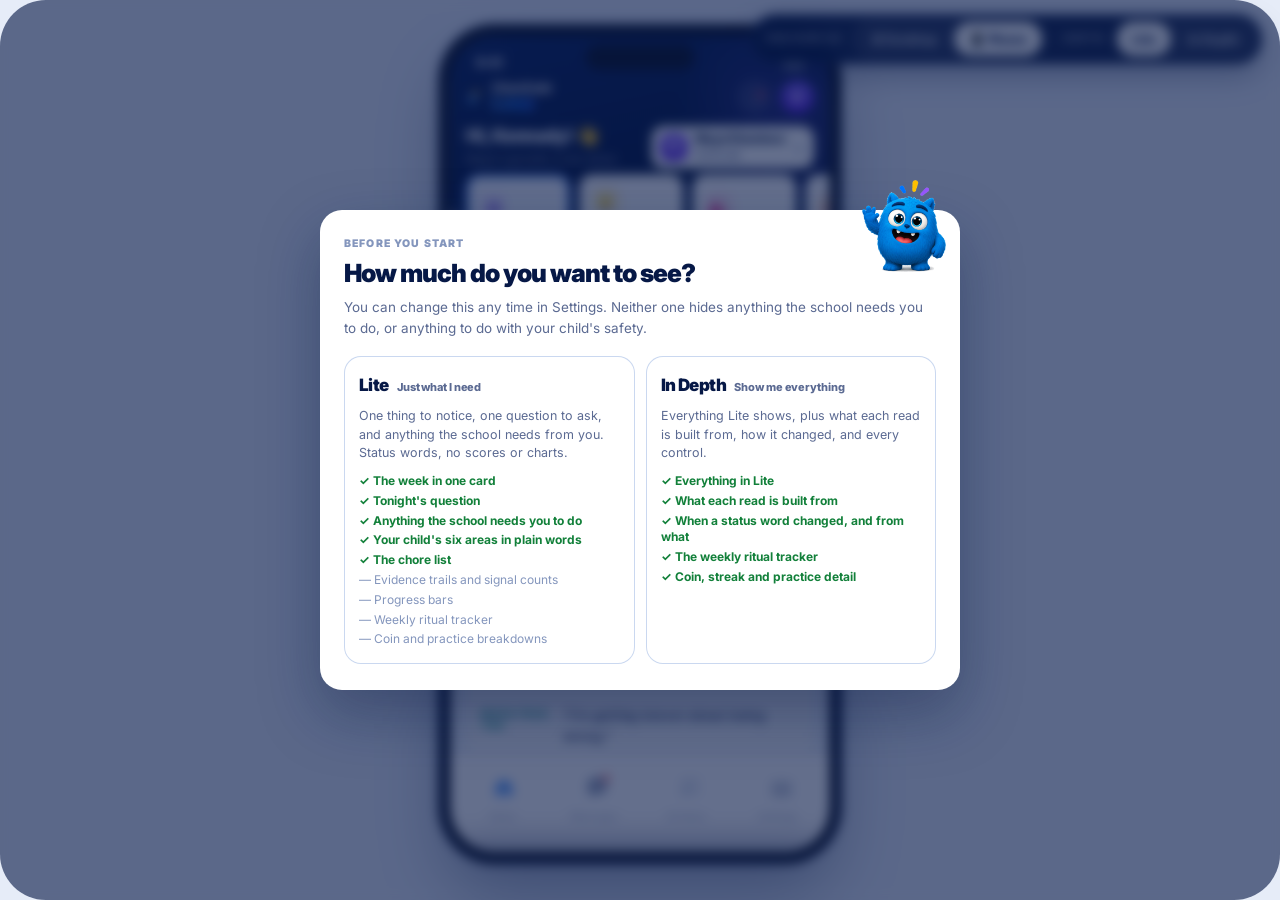
<file: growth.html>
<!doctype html>
<html lang="en"><head>
<meta charset="utf-8"><meta name="viewport" content="width=device-width,initial-scale=1">
<title>Growth · ClassCade Loop</title>
<link rel="preconnect" href="https://fonts.googleapis.com"><link rel="preconnect" href="https://fonts.gstatic.com" crossorigin>
<link href="https://fonts.googleapis.com/css2?family=Inter:wght@400;500;600;700;800;900&display=swap" rel="stylesheet">
<link rel="stylesheet" href="loop.css?v=132">
<style>
  .facet{display:inline-flex;padding:4px 10px;border-radius:999px;font-size:12px;font-weight:800;margin:0 5px 5px 0}
</style>
</head><body>
<div id="app"></div>
<script src="loop.data.js?v=132"></script>
<script src="loop.engine.js?v=132"></script>
<script src="loop.shell.js?v=132"></script>
<script>
const d = LOOP.child(ME);
let sel = new URLSearchParams(location.search).get('d') || null;

function render(){
  if (document.body.classList.contains('sm')) return renderPhone();
  return renderDesktop();
}

function fmtLong(x){const m=['Jan','Feb','Mar','Apr','May','Jun','Jul','Aug','Sep','Oct','Nov','Dec'];
  const p=String(x).split('-'); return m[+p[1]-1]+' '+(+p[2])}

function brandRow(){
  return `<div class="m-brand">
    <svg style="width:17px;height:17px" viewBox="0 0 24 24" aria-hidden="true"><g stroke-linecap="round" fill="none">
      <path d="M8 8.5 L18.5 4.2" stroke="#ffc425" stroke-width="4.2"/>
      <path d="M4.8 13 L14.8 10.4" stroke="#1172ff" stroke-width="4.2"/>
      <path d="M5.6 19 L12.6 17.2" stroke="#5cb0ff" stroke-width="4.2"/></g></svg>
    <span class="lock"><span class="cc">ClassCade</span><span class="lp">Loop</span></span>
    <span class="util"><a class="m-bell" href="messages.html">${ico('nav-notifications',20)}</a>
    <span class="m-me">${esc(PARENT.name[0])}</span></span></div>`;
}

function renderPhone(){
  document.body.classList.add('darktop');
  const tier = LOOP.store.tier();
  const r = LOOP.read(ME, tier);
  if (!sel) sel = (LOOP.headlines(ME,tier,1)[0]||{}).dim?.id || 'confidence';
  const dim = DIMENSIONS.find(x=>x.id===sel);
  const x   = r[sel];
  const ins = LOOP.insight(ME, sel, tier);
  const kid = FAMILY.find(f=>f.id===ME) || FAMILY[0];
  const exp = LOOP.expectations(sel, 3);
  const idx = DIMENSIONS.findIndex(z=>z.id===sel);

  $('#app').innerHTML = `
    <div class="m-dark g-dark">
      ${brandRow()}
      <div class="m-greetrow">
        <div><div class="m-greet">Hi, ${esc(PARENT.name)}! 👋</div>
        <div class="m-greet-sub">${esc(d.first)}'s growth, in six areas.</div></div>
        <div class="m-kidpill" id="kidmenu">
          <div class="av g1" style="width:28px;height:28px;border-radius:9px;font-size:12px">${esc(kid.label[0])}</div>
          <div style="min-width:0"><div class="nm">${esc(kid.label)}</div><div class="mt">${esc(kid.grade)}</div></div>
          <span class="cv">⌄</span>
        </div>
      </div>
    </div>

    <div class="g-pull">
      <div class="m-growth">
        ${DIMENSIONS.map(dm=>{const y=r[dm.id];return `
          <button class="m-gcard ${dm.id===sel?'sel':''}" data-dim="${dm.id}"
                  aria-pressed="${dm.id===sel}" aria-label="${esc(dm.name)}, ${esc(LOOP.LEVEL_LABEL[y.level])}">
            <div class="tile" style="background:${dm.tint}">${dimIcon(dm,22)}</div>
            <div class="nm">${esc(dm.name)}</div>
            <div class="st" style="color:${y.cold?'var(--muted-2)':dm.color}">${LOOP.LEVEL_LABEL[y.level]}${y.cold?'':' '+LOOP.ARROW[y.dir]}</div>
            ${!LOOP.deep()?'':(y.cold ? `<div class="nobar">Not enough yet</div>`
                     : `<div class="bar"><i style="width:${y.pct}%;background:${dm.color}"></i></div>`)}
          </button>`}).join('')}
      </div>
      <div class="g-dots" aria-hidden="true">${DIMENSIONS.map((z,i)=>`<i class="${i===idx?'on':''}"></i>`).join('')}</div>
      <div class="g-count">${idx+1} of ${DIMENSIONS.length} areas · tap one to open it</div>
    </div>

    <div class="m-light">
      ${ins.cold ? `
      <div class="g-card">
        <div class="g-pill">Still getting to know ${esc(d.first)}</div>
        <p class="small muted">${esc(ins.body)}</p>
      </div>` : `
      <div class="g-card">
        <div class="g-pill">Something we're noticing</div>
        <div class="g-dimline">
          <span class="nm" style="color:${dim.color}">${esc(dim.name)}</span>
          <span class="trend ${LOOP.ARROW_CLASS[ins.dir]}">${LOOP.ARROW[ins.dir]}</span>
          <span class="chip ${LOOP.LEVEL_TONE[x.level]}">${LOOP.LEVEL_LABEL[x.level]}</span>
        </div>
        ${!LOOP.deep()?'':`<div class="g-asof">
          As of ${fmtLong(x.asOf)}${x.changedFrom
            ? ` · <b>changed from ${esc(LOOP.LEVEL_LABEL[x.changedFrom])}</b>`
            : ' · unchanged since last week'}
        </div>`}
        <div class="g-head">
          <div class="sh" style="background:${dim.tint}">${dimIcon(dim,24)}</div>
          <h2>${esc(ins.head)}</h2>
        </div>
        ${ins.school?`<div class="g-ev"><span class="lb school">At school</span><span class="tx">${esc(ins.school)}</span></div>`:''}
        ${ins.home?`<div class="g-ev"><span class="lb home">At home</span><span class="tx">${esc(ins.home)}</span></div>`:''}
        ${ins.voice?`<div class="g-ev"><span class="lb said">${esc(d.first)} told you</span><span class="tx q">&ldquo;${esc(ins.voice)}&rdquo;</span></div>`:''}
        <details class="fold" style="margin-top:14px">
          <summary>Why it matters</summary>
          <div class="foldbody"><p class="small">${esc(ins.why)}</p></div>
        </details>
      </div>

      <div class="g-duo">
        <div class="g-tile talk">
          <div class="ti">💬</div>
          <div class="tl">Talk about it</div>
          <div class="tb">${esc(ins.talk)}</div>
        </div>
        <div class="g-tile try">
          <div class="ti">🏠</div>
          <div class="tl">Try at home</div>
          <div class="tb">${esc(ins.tryAt)}</div>
        </div>
      </div>

      ${tier==='connected' ? sendBlock(ins) : `
      <div class="g-send"><div class="lb">The other direction</div>
        <p class="small muted">Connect ${esc(d.poss)} classroom and you can send this back to ${esc(d.poss)} teacher in one tap.</p></div>`}
      `}

      ${!LOOP.deep()?'':`<details class="g-fold">
        <summary><span class="fi" style="background:${dim.tint}">${dimIcon(dim,15)}</span>What we're understanding</summary>
        <div class="fb"><p class="small muted" style="margin-bottom:10px">${esc(dim.q)}</p>
          ${dim.facets.map(f=>`<span class="facet" style="background:${dim.tint};color:${dim.color}">${esc(f)}</span>`).join('')}</div>
      </details>`}

      ${exp?`<details class="g-fold">
        <summary><span class="fi" style="background:var(--tint)">${ico('school',15)}</span>Is this normal? · 3rd grade</summary>
        <div class="fb"><p class="small">${esc(exp)}</p></div>
      </details>`:''}

      ${(x.cold||!LOOP.deep())?'':`<details class="g-fold">
        <summary><span class="fi" style="background:var(--tint)">📊</span>Everything feeding this · ${x.count}</summary>
        <div class="fb">
          ${x.events.slice(0,10).map(e=>`<div class="g-ev" style="padding:9px 0">
            <span class="lb ${e.src}">${e.src==='school'?'School':'Home'}</span>
            <span class="tx" style="font-size:13px;${e.raw<0?'color:var(--watch)':''}">${esc(e.detail)}</span>
          </div>`).join('')}
          <p class="tiny muted" style="margin-top:8px">${x.count} signals in the last 21 days, recency-weighted.</p>
        </div>
      </details>`}
    </div>`;

  $$('[data-dim]').forEach(c=>c.onclick=e=>{
    e.preventDefault(); e.stopPropagation();
    sel=c.dataset.dim; history.replaceState(null,'','growth.html?d='+sel); render();
    const strip=$('.m-growth'), card=$('.m-gcard.sel');
    if(strip&&card) strip.scrollTo({left:Math.max(0,card.offsetLeft-16),behavior:'smooth'});
  });
  wireTopline(); wireDetail(ins);
}

function sendBlock(ins){
  const resp = ins.response;
  if (resp){
    const meta = RESPONSES.find(x=>x.id===resp.type);
    return `<div class="g-send"><div class="lb">Sent to Ms. Alvarez</div>
      <div style="font-weight:800;font-size:14px">${meta.emoji} ${esc(meta.label)}</div>
      ${resp.note?`<p class="small muted" style="margin-top:5px">"${esc(resp.note)}"</p>`:''}
      <button class="btn sm ghost" style="margin-top:10px" data-undo="${ins.id}">Undo</button></div>`;
  }
  return `<div class="g-send" data-respond="${ins.id}">
    <div class="lb">Send Ms. Alvarez a quick read from home</div>
    <div class="row">
      ${RESPONSES.map(x=>`<button data-r="${x.id}"><span class="e">${x.emoji}</span>${esc(x.label)}</button>`).join('')}
    </div>
    <div class="note-wrap" style="display:none;margin-top:11px">
      <textarea class="note" maxlength="${NOTE_CAP}" placeholder="Optional — one or two lines."></textarea>
      <div class="counter"><span class="cnt">0</span>/${NOTE_CAP}</div>
      <div style="display:flex;gap:8px"><button class="btn primary sm" data-send="${ins.id}">Send</button>
      <button class="btn sm" data-cancel>Cancel</button></div>
    </div>
  </div>`;
}

function renderDesktop(){
  document.body.classList.remove('darktop');
  const tier = LOOP.store.tier();
  const r = LOOP.read(ME, tier);
  if (!sel) sel = (LOOP.headlines(ME,tier,1)[0]||{}).dim?.id || 'confidence';
  const dim = DIMENSIONS.find(x=>x.id===sel);
  const x = r[sel];
  const ins = LOOP.insight(ME, sel, tier);

  $('#app').innerHTML = `
    ${topline(`${esc(d.first)}'s growth, in six areas.`, 'Growth')}
    <div class="wl-row" style="margin-bottom:18px">${DIMENSIONS.map(dm=>wlCard(r[dm.id])).join('')}</div>
    <div class="dash">
      <div class="stack"><div class="mo-1">${detail(dim, x, ins, tier)}</div></div>
      <div class="rail">
        <div class="mo-2">${aboutCard(dim)}</div>
        <div class="mo-3">${normalCard(dim)}</div>
        <div class="mo-4">${historyCard(x)}</div>
      </div>
    </div>`;
  wireTopline();
  $$('[data-dim]').forEach(c=>c.onclick=()=>{ sel=c.dataset.dim; history.replaceState(null,'','growth.html?d='+sel); render() });
  wireDetail(ins);
}

function detail(dim, x, ins, tier){
  if (ins.cold) return `
    <div class="card">
      <div class="card-head"><div class="dim-ico lg" style="background:${dim.tint};box-shadow:none">${dimIcon(dim,26)}</div>
      <div><div class="sec-label" style="margin:0">${esc(dim.name)}</div><h3>${esc(ins.head)}</h3></div></div>
      <div style="display:flex;gap:16px;align-items:center">
        ${bog('coco','lg','ring')}
        <p class="muted">${esc(ins.body)}</p>
      </div>
      <div class="callout" style="margin-top:14px"><div class="lbl">Why we're not guessing</div>
        Loop needs at least three signals before it says anything about an area, and won't move on a single event. ${esc(LANGUAGE.rule)}</div>
    </div>`;

  const resp = ins.response;
  return `
  <div class="card">
    <div class="eyebrow" style="margin-bottom:13px;box-shadow:inset 0 0 0 1px ${dim.color}44;color:${dim.color}">Something we're noticing</div>
    <div class="card-head" style="align-items:flex-start">
      <div class="dim-ico lg" style="background:${dim.tint};box-shadow:none">${dimIcon(dim,26)}</div>
      <div style="flex:1">
        <div style="display:flex;align-items:center;gap:8px;margin-bottom:3px">
          <span class="sec-label" style="margin:0;color:${dim.color}">${esc(dim.name)}</span>
          <span class="trend ${LOOP.ARROW_CLASS[ins.dir]}">${LOOP.ARROW[ins.dir]}</span>
          <span class="chip ${LOOP.LEVEL_TONE[x.level]}">${LOOP.LEVEL_LABEL[x.level]}</span>
        </div>
        ${!LOOP.deep()?'':`<div class="g-asof">
          As of ${fmtLong(x.asOf)}${x.changedFrom
            ? ` · <b>changed from ${esc(LOOP.LEVEL_LABEL[x.changedFrom])}</b>`
            : ' · unchanged since last week'}
        </div>`}
        <h3 style="font-size:21px;line-height:1.25">${esc(ins.head)}</h3>
      </div>
    </div>
    <div style="margin-top:4px">
      ${ins.school ? sourcedLine('school','At school', esc(ins.school)) : ''}
      ${ins.home   ? sourcedLine('home','At home', esc(ins.home)) : ''}
      ${ins.voice  ? sourcedLine('home', d.first+' told you', '<span class="quote">&ldquo;'+esc(ins.voice)+'&rdquo;</span>') : ''}
    </div>
    <div class="hairline"></div>
    <div class="stack" style="gap:11px">
      <div class="callout why"><div class="lbl">Why it matters</div>${esc(ins.why)}</div>
      <div class="grid-2" style="gap:11px">
        <div class="callout talk"><div class="lbl">Talk about it</div>${esc(ins.talk)}</div>
        <div class="callout try"><div class="lbl">Try at home</div>${esc(ins.tryAt)}</div>
      </div>
    </div>
    <div class="hairline"></div>
    ${tier==='connected'
      ? (resp ? sent(ins,resp) : respond(ins))
      : `<div class="callout"><div class="lbl">The other direction</div>
         <p class="small muted">When ${esc(d.poss)} classroom is connected, you can send this back to ${esc(d.poss)} teacher in one tap — so what you see at home becomes context they actually have.</p></div>`}
  </div>`;
}

function respond(ins){
  return `
  <div data-respond="${ins.id}">
    <div class="sec-label">Send Ms. Alvarez a quick read from home</div>
    <div style="display:flex;gap:8px;flex-wrap:wrap">
      ${RESPONSES.map(x=>`<button class="btn sm" data-r="${x.id}">${x.emoji} ${esc(x.label)}</button>`).join('')}
    </div>
    <div class="note-wrap" style="display:none;margin-top:12px">
      <textarea class="note" maxlength="${NOTE_CAP}" placeholder="Optional — one or two lines of context."></textarea>
      <div class="counter"><span class="cnt">0</span>/${NOTE_CAP}</div>
      <div style="display:flex;gap:8px;margin-top:4px">
        <button class="btn primary sm" data-send="${ins.id}">Send to Ms. Alvarez</button>
        <button class="btn sm" data-cancel>Cancel</button>
      </div>
    </div>
  </div>`;
}
function sent(ins, resp){
  const meta = RESPONSES.find(x=>x.id===resp.type);
  return `<div class="callout try">
    <div class="lbl">Sent to Ms. Alvarez</div>
    <div style="font-weight:800">${meta.emoji} ${esc(meta.label)}</div>
    ${resp.note?`<p class="small" style="margin-top:6px">"${esc(resp.note)}"</p>`:''}
    <button class="btn sm ghost" style="margin-top:10px" data-undo="${ins.id}">Undo</button>
  </div>`;
}

function aboutCard(dim){
  return `
  <div class="card">
    <div class="mini-head"><div class="mini-ico" style="background:${dim.tint}">${dimIcon(dim,17)}</div>
      <div class="lbl" style="color:${dim.color}">What we're understanding</div></div>
    <h4>${esc(dim.q)}</h4>
    <div style="margin-top:11px">
      ${dim.facets.map(f=>`<span class="facet" style="background:${dim.tint};color:${dim.color}">${esc(f)}</span>`).join('')}
    </div>
  </div>`;
}
function normalCard(dim){
  const exp = LOOP.expectations(dim.id, 3);
  if (!exp) return '';
  return `<div class="card tinted">
    <div class="lbl" style="color:var(--muted);font-size:10.5px;font-weight:900;letter-spacing:.1em;text-transform:uppercase;margin-bottom:6px">Is this normal? · 3rd grade</div>
    <p style="font-size:13.5px">${esc(exp)}</p></div>`;
}
function historyCard(x){
  if (x.cold) return '';
  const rows = x.events.slice(0,8);
  return `<details class="fold card" style="background:#fff;box-shadow:var(--shadow)">
    <summary>Everything feeding this · ${x.count}</summary>
    <div class="foldbody">
    ${rows.map(e=>`<div class="src" style="padding:8px 0">
      <div class="src-key ${e.src}">${e.src==='school'?'School':'Home'}</div>
      <div class="src-body small" style="color:${e.raw<0?'var(--watch)':'var(--ink)'}">${esc(e.detail)}</div>
    </div>`).join('')}
    <p class="tiny muted" style="margin-top:10px">${x.count} signal${x.count===1?'':'s'} in the last 21 days, recency-weighted.</p>
    </div>
  </details>`;
}

function wireDetail(ins){
  $$('[data-r]').forEach(b=>b.onclick=()=>{
    const box=b.closest('[data-respond]');
    box.querySelectorAll('[data-r]').forEach(z=>z.classList.remove('sel'));
    b.classList.add('sel'); box.dataset.type=b.dataset.r;
    box.querySelector('.note-wrap').style.display='block';
    box.querySelector('textarea').focus();
  });
  $$('textarea.note').forEach(t=>t.oninput=()=>{ const c=t.closest('.note-wrap').querySelector('.cnt'); if(c)c.textContent=t.value.length });
  $$('[data-cancel]').forEach(b=>b.onclick=()=>{
    const box=b.closest('[data-respond]');
    box.querySelector('.note-wrap').style.display='none';
    box.querySelectorAll('[data-r]').forEach(z=>z.classList.remove('sel'));
  });
  $$('[data-send]').forEach(b=>b.onclick=()=>{
    const box=b.closest('[data-respond]'); if(!box.dataset.type) return;
    LOOP.store.respond(b.dataset.send, box.dataset.type, box.querySelector('textarea').value);
    toast('Sent to Ms. Alvarez — she’ll see it on her class view.');
    render();
  });
  $$('[data-undo]').forEach(b=>b.onclick=()=>{ LOOP.store.unrespond(b.dataset.undo); render() });
}

mountApp('growth');
render();
</script>
</body></html>
</file>
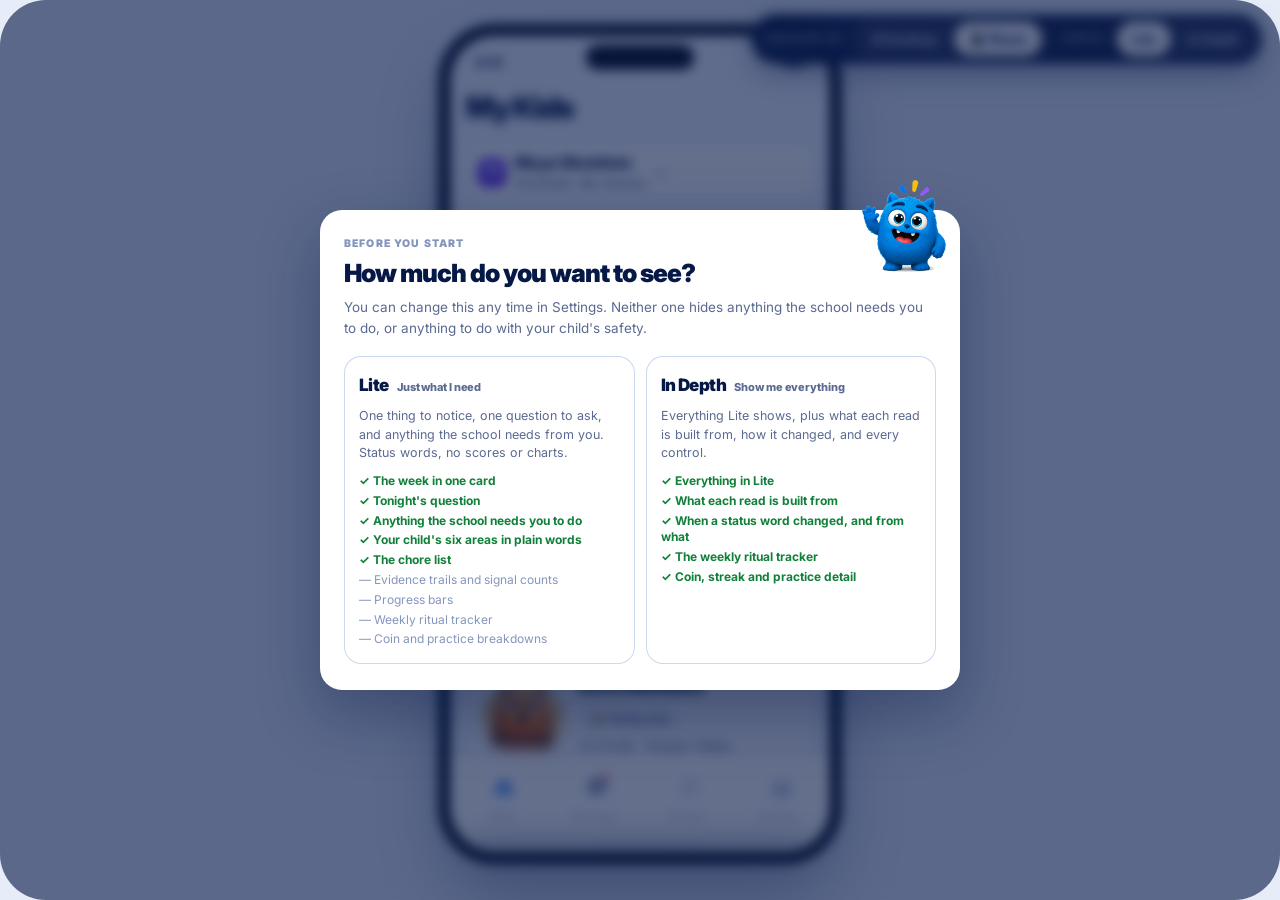
<file: kids.html>
<!doctype html>
<html lang="en"><head>
<meta charset="utf-8"><meta name="viewport" content="width=device-width,initial-scale=1">
<title>My Kids · ClassCade Loop</title>
<link rel="preconnect" href="https://fonts.googleapis.com"><link rel="preconnect" href="https://fonts.gstatic.com" crossorigin>
<link href="https://fonts.googleapis.com/css2?family=Inter:wght@400;500;600;700;800;900&family=Baloo+2:wght@600;700;800&display=swap" rel="stylesheet">
<link rel="stylesheet" href="loop.css?v=132">
</head><body>
<div id="app"></div>
<script src="loop.data.js?v=132"></script>
<script src="loop.engine.js?v=132"></script>
<script src="loop.shell.js?v=132"></script>
<script>
let connecting = null;
function render(){
  const kids = FAMILY.map(f=>{
    const seeded = SEED_EVENTS.some(e=>e.s===f.id);
    return Object.assign({}, f, { seeded, bog: LOOP.store.boggie(f.id) });
  });
  $('#app').innerHTML = `
    ${topline('Everyone you\'re following, and how connected they are.', 'My Kids')}
    <div class="dash">
      <div class="stack">
        ${kids.map(kidCard).join('')}
        <div class="card" style="border-style:dashed;text-align:center;background:transparent;box-shadow:none">
          <div style="font-size:26px">➕</div>
          <h4 style="margin:8px 0 4px">Add another child</h4>
          <p class="small muted" style="margin-bottom:12px">Loop is priced per family, not per child.</p>
          <button class="btn ghost sm" id="addKid">Add a child</button>
        </div>
      </div>
      <div class="rail">
        <div class="card">
          <div class="sec-label">Your family</div>
          <h4>${FAMILY.length} ${FAMILY.length===1?'child':'children'}</h4>
          <p class="small muted" style="margin-top:5px">
            ${FAMILY.filter(f=>f.connected).length} connected to a classroom ·
            ${FAMILY.filter(f=>!f.connected).length} family only</p>
          <p class="tiny muted" style="margin-top:10px">Loop is priced per family. Connecting a classroom
            never changes the price — the school's ClassCade licence covers it.</p>
        </div>
        <div class="card tinted">
          <div class="sec-label">What connecting changes</div>
          <ul class="small muted" style="margin:0;padding-left:17px;line-height:1.75">
            <li>Showdown signals feed all six areas</li>
            <li>Prompts built from a real week</li>
            <li>A reply channel to the teacher</li>
          </ul>
          <p class="tiny muted" style="margin-top:10px">A profile keeps working with no classroom at all.</p>
        </div>
      </div>
    </div>`;
  wireTopline();
  $$('[data-open]').forEach(b=>b.onclick=()=>location.href='growth.html');
  $$('[data-connect]').forEach(b=>b.onclick=()=>{ connecting = b.dataset.connect; render() });
  $$('[data-cancelconn]').forEach(b=>b.onclick=()=>{ connecting=null; render() });
  $$('[data-joincode]').forEach(b=>b.onclick=()=>{
    const v=($('#joinCode')||{}).value||'';
    if (v.trim().length<4){ toast('Class codes are 6 characters, e.g. MA3-71K.'); return }
    toast('Request sent to the classroom. A teacher approves it once.');
    connecting=null; render();
  });
  $$('[data-invite2]').forEach(b=>b.onclick=()=>toast('Invite copied — send it to the teacher however you already talk to them.'));
  $$('[data-bogpick]').forEach(b=>b.onclick=()=>{
    LOOP.store.setBoggie(b.dataset.kid, b.dataset.bogpick);
    toast(BOGGIES[b.dataset.bogpick] + ' is now ' + b.dataset.name + '’s Boggie.');
    render();
  });
  const a=$('#addKid'); if(a) a.onclick=()=>toast('Prototype — only Maya carries seeded data.');
}

/* What connecting actually changes, said plainly, with a real next step. */
function connectPanel(k){
  const first = k.label.split(' ')[0];
  return `
  <div class="k-connect">
    <div class="kc-head"><img src="art/loop-monster-sm.png" alt="" style="width:64px;height:auto">
      <div><h4>Connect ${esc(first)}'s classroom</h4>
      <p>One code from the teacher, approved once. Nothing changes for them afterwards.</p></div></div>

    <div class="kc-cols">
      <div class="kc-col">
        <div class="kc-t">Without a classroom</div>
        <ul><li>Your own observations</li><li>The weekly read from what you notice</li>
            <li>Every conversation prompt</li><li>Ask, always free</li></ul>
      </div>
      <div class="kc-col on">
        <div class="kc-t">With one connected</div>
        <ul><li>Everything on the left, plus</li><li>Showdown signals from class</li>
            <li>Prompts built from ${esc(first)}'s actual week</li><li>A reply channel to the teacher</li></ul>
      </div>
    </div>

    <label class="kc-lb" for="joinCode">Class code from ${esc(first)}'s teacher</label>
    <input id="joinCode" class="kc-in" placeholder="e.g. MA3-71K" autocomplete="off" aria-label="Class code">
    <button class="btn primary block" data-joincode="${k.id}" style="margin-top:9px">Request to connect</button>
    <button class="btn ghost block" data-invite2="${k.id}" style="margin-top:8px">Don't have a code? Send the teacher an invite</button>
    <button class="btn block" data-cancelconn style="margin-top:8px">Not now</button>
    <p class="kc-note">Loop never asks a school for permission to be useful — ${esc(first)}'s profile keeps working either way.</p>
  </div>`;
}

function kidCard(k){
  const kid = k.seeded ? LOOP.child(k.id) : null;
  const r = k.seeded ? LOOP.read(k.id, k.connected ? LOOP.store.tier() : 'family') : null;
  const lit = r ? DIMENSIONS.filter(d=>!r[d.id].cold).length : 0;
  return `
  <div class="card">
    <div style="display:flex;gap:16px;align-items:flex-start;flex-wrap:wrap">
      ${bog(k.bog,'lg','ring')}
      <div style="flex:1;min-width:200px">
        <div style="display:flex;align-items:center;gap:9px;flex-wrap:wrap">
          <h3>${esc(k.label)}</h3>
          ${k.connected
            ? '<span class="chip school">🔗 Classroom connected</span>'
            : '<span class="chip plain">🏠 Family only</span>'}
        </div>
        <p class="small muted" style="margin-top:4px">
          ${esc(k.grade)}${k.teacher?' · '+esc(k.teacher):''} · Boggie: <strong>${esc(BOGGIES[k.bog])}</strong>
        </p>
        <div class="tiny muted" style="margin-top:9px">
          ${k.seeded
            ? `${lit} of 6 areas have enough signal · ${LOOP.events(k.id).length} signals in the last 21 days`
            : 'No signals yet — Loop is still getting to know them.'}
        </div>
        <div style="display:flex;gap:8px;flex-wrap:wrap;margin-top:13px">
          <button class="btn sm ${k.seeded?'primary':''}" data-open="${k.id}">Open ${esc(k.label.split(' ')[0])}’s growth</button>
          ${k.connected ? '' : `<button class="btn sm primary" data-connect="${k.id}">🔗 Connect ${esc(k.label.split(' ')[0])}'s classroom</button>`}
        </div>
      </div>
      ${r ? `<div style="min-width:210px;flex:1">
        ${DIMENSIONS.map(d=>`<div style="display:flex;align-items:center;gap:8px;margin-bottom:6px">
          <span style="width:18px;display:inline-flex">${dimIcon(d,16)}</span>
          <span class="tiny" style="width:78px;font-weight:800">${esc(d.name)}</span>
          <span class="meter" style="flex:1"><i style="width:${r[d.id].cold?10:r[d.id].pct}%;background:${r[d.id].cold?'#c9d6ec':d.color}"></i></span>
        </div>`).join('')}
      </div>` : ''}
    </div>
    <details class="fold" ${wideScreen()?'open':''} style="margin-top:14px">
    <summary>${esc(k.label.split(' ')[0])}’s Boggie · ${esc(BOGGIES[k.bog])}</summary>
    <div class="foldbody"><div style="display:flex;gap:9px;flex-wrap:wrap">
      ${Object.keys(BOGGIES).slice(0,8).map(b=>`
        <button style="border:0;background:none;padding:0;cursor:pointer;border-radius:50%;
          box-shadow:${b===k.bog?'0 0 0 3px var(--blue)':'none'}"
          data-bogpick="${b}" data-kid="${k.id}" data-name="${esc(k.label.split(' ')[0])}"
          title="${esc(BOGGIES[b])}">${bog(b,'sm')}</button>`).join('')}
    </div></div></details>
  </div>`;
}
mountApp('kids');
render();
</script>
</body></html>
</file>
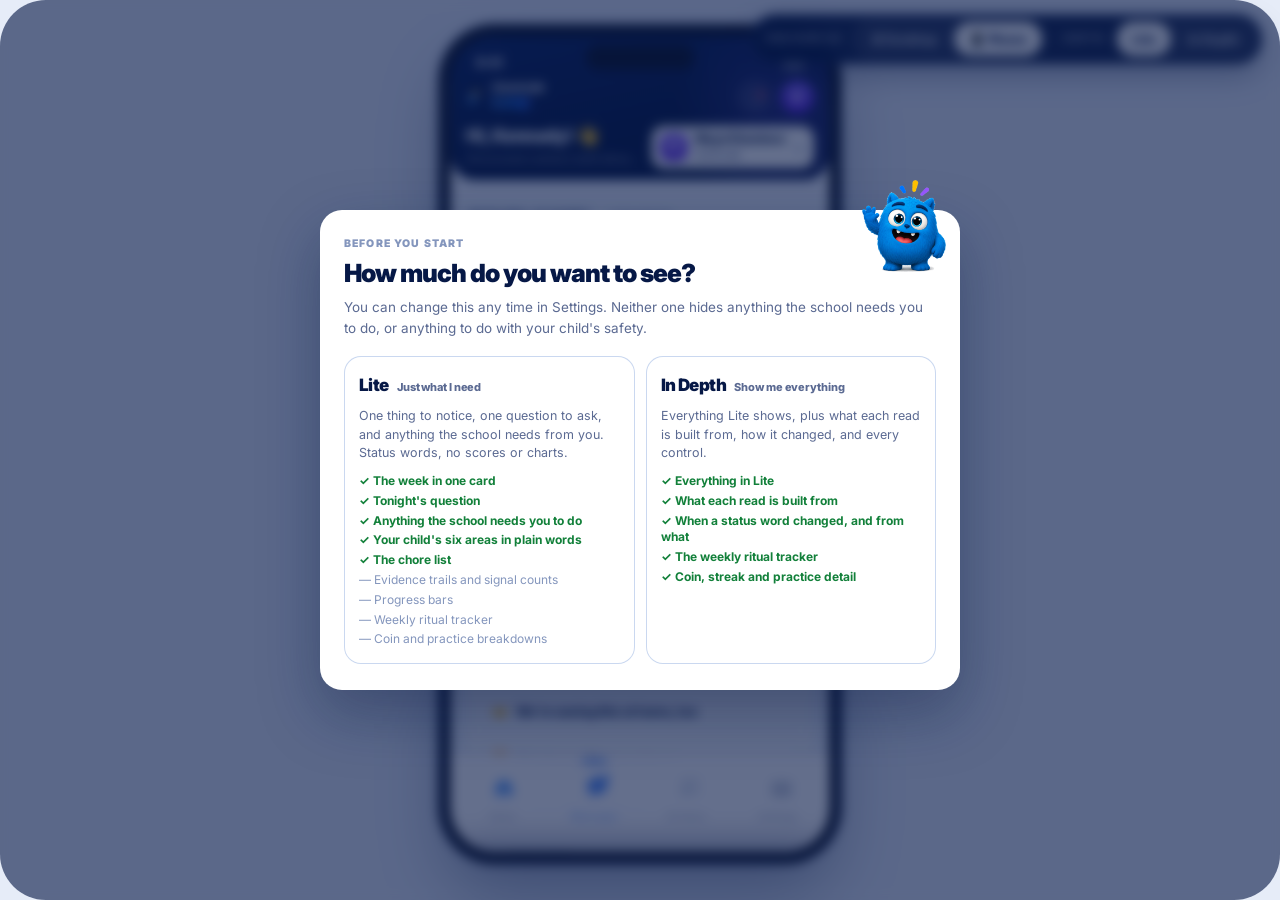
<file: messages.html>
<!doctype html>
<html lang="en"><head>
<meta charset="utf-8"><meta name="viewport" content="width=device-width,initial-scale=1">
<title>Messages · ClassCade Loop</title>
<link rel="preconnect" href="https://fonts.googleapis.com"><link rel="preconnect" href="https://fonts.gstatic.com" crossorigin>
<link href="https://fonts.googleapis.com/css2?family=Inter:wght@400;500;600;700;800;900&family=Baloo+2:wght@600;700;800&display=swap" rel="stylesheet">
<link rel="stylesheet" href="loop.css?v=132">
</head><body>
<div id="app"></div>
<script src="loop.data.js?v=132"></script>
<script src="loop.engine.js?v=132"></script>
<script src="loop.shell.js?v=132"></script>
<script>
const d = LOOP.child(ME);
let pickDim = null, pickType = null, noteVal = '';

function render(){
  if (document.body.classList.contains('sm')) return renderPhone();
  return renderDesktop();
}

function brandRow(){
  return `<div class="m-brand">
    <svg style="width:17px;height:17px" viewBox="0 0 24 24" aria-hidden="true"><g stroke-linecap="round" fill="none">
      <path d="M8 8.5 L18.5 4.2" stroke="#ffc425" stroke-width="4.2"/>
      <path d="M4.8 13 L14.8 10.4" stroke="#1172ff" stroke-width="4.2"/>
      <path d="M5.6 19 L12.6 17.2" stroke="#5cb0ff" stroke-width="4.2"/></g></svg>
    <span class="lock"><span class="cc">ClassCade</span><span class="lp">Loop</span></span>
    <span class="util"><a class="m-bell" href="messages.html">${ico('nav-notifications',20)}</a>
    <span class="m-me">${esc(PARENT.name[0])}</span></span></div>`;
}

function renderPhone(){
  document.body.classList.add('darktop');
  const tier   = LOOP.store.tier();
  const kid    = FAMILY.find(f=>f.id===ME) || FAMILY[0];
  const thread = buildThread();
  const noteLen = (noteVal||'').length;
  const ready  = !!pickDim && !!pickType;

  $('#app').innerHTML = `
    <div class="m-dark">
      ${brandRow()}
      <div class="m-greetrow">
        <div><div class="m-greet">Hi, ${esc(PARENT.name)}! 👋</div>
        <div class="m-greet-sub">Structured context, both directions.</div></div>
        <div class="m-kidpill" id="kidmenu">
          <div class="av g1" style="width:28px;height:28px;border-radius:9px;font-size:12px">${esc(kid.label[0])}</div>
          <div style="min-width:0"><div class="nm">${esc(kid.label)}</div><div class="mt">${esc(kid.grade)}</div></div>
          <span class="cv">⌄</span>
        </div>
      </div>
    </div>

    <div class="m-light">
      <div class="m-secrow">With Ms. Alvarez <span class="swipe">${thread.length} exchange${thread.length===1?'':'s'}</span></div>
      <div class="s-card">
        ${thread.length ? thread.map(bubble).join('') : `
          <div style="text-align:center;padding:8px 0">
            <img src="art/loop-monster-sm.png" alt="" style="width:78px;height:auto">
            <p class="small muted" style="margin-top:10px">Nothing exchanged yet. Send something below and it lands on Ms. Alvarez's class view.</p>
          </div>`}
      </div>

      ${tier!=='connected' ? `
      <div class="s-card" style="margin-top:12px"><p class="small muted">
        There's no one to send to on the Family plan. Connect ${esc(d.poss)} classroom and this channel opens.</p></div>`
      : `
      <div class="m-secrow">Send something</div>
      <div class="s-card">
        <div class="cm-step" style="margin-top:0">
          <div class="cm-h"><span class="cm-n ${pickDim?'done':''}">${pickDim?'✓':'1'}</span>
            <span class="cm-t">Pick the area<span>What is this about?</span></span></div>
          <div class="cm-grid">
            ${DIMENSIONS.map(x=>`<button class="cm-opt ${pickDim===x.id?'on':''}" data-dim="${x.id}"
                aria-pressed="${pickDim===x.id}">${dimIcon(x,17)} <span>${esc(x.name)}</span>
                <span class="cm-ck">✓</span></button>`).join('')}
          </div>
        </div>

        <div class="cm-step">
          <div class="cm-h"><span class="cm-n ${pickType?'done':''}">${pickType?'✓':'2'}</span>
            <span class="cm-t">Pick the read<span>How does it look from home?</span></span></div>
          <div class="cm-grid">
            ${RESPONSES.map(x=>`<button class="cm-opt cm-full ${pickType===x.id?'on':''}" data-type="${x.id}"
                aria-pressed="${pickType===x.id}"><span class="e">${x.emoji}</span>
                <span>${esc(x.label)}</span><span class="cm-ck">✓</span></button>`).join('')}
          </div>
        </div>

        <div class="cm-step">
          <div class="cm-h"><span class="cm-n">3</span>
            <span class="cm-t">Add a line <span>Optional — and capped at ${NOTE_CAP} characters</span></span></div>
          <textarea class="note" id="note" maxlength="${NOTE_CAP}"
            placeholder="One or two lines of context.">${esc(noteVal)}</textarea>
          <div class="cm-cap">${noteLen}/${NOTE_CAP}</div>
        </div>

        <button class="btn primary block cm-send" id="send" ${ready?'':'disabled'}>
          ${ready?'Send to Ms. Alvarez':'Send to Ms. Alvarez'}</button>
        <div class="cm-help">${ready
          ? `Goes out as one line tagged to <b>${esc((DIMENSIONS.find(x=>x.id===pickDim)||{}).name)}</b>.`
          : (!pickDim && !pickType) ? 'Pick an area and a read to send.'
            : !pickDim ? 'Still need an area — step 1.' : 'Still need a read — step 2.'}</div>
      </div>`}

      <details class="g-fold" style="margin-top:14px">
        <summary><span class="fi" style="background:var(--tint)">💬</span>Why Loop works this way</summary>
        <div class="fb">
          <p class="small" style="margin-bottom:10px">A teacher with 24 families cannot absorb 24 open inboxes.
            Everything here is one tap plus at most ${NOTE_CAP} characters, always attached to a specific area of
            growth. The cap is the feature — it's what stops this becoming email.</p>
          <p class="small muted" style="margin-bottom:6px"><b>What a teacher sees:</b> one line per family, tagged to
            a dimension, on their class view. They tap Acknowledge and you see that they saw it.</p>
          <p class="small muted"><b>Not available here:</b> free-form messaging, attachments, read receipts on your
            side, or anything that expects a reply within the day. Urgent things belong in a phone call.</p>
          <a class="link" href="teacher.html">Open the teacher view →</a>
        </div>
      </details>
    </div>`;

  wireTopline();
  $$('[data-dim]').forEach(b=>b.onclick=()=>{ pickDim = pickDim===b.dataset.dim?null:b.dataset.dim; render() });
  $$('[data-type]').forEach(b=>b.onclick=()=>{ pickType = pickType===b.dataset.type?null:b.dataset.type; render() });
  const t=$('#note'); if(t) t.oninput=()=>{ noteVal=t.value; const c=$('.cm-cap'); if(c) c.textContent=noteVal.length+'/'+NOTE_CAP };
  const sd=$('#send'); if(sd) sd.onclick=()=>{
    if(!pickDim||!pickType) return;
    LOOP.store.respond(`${ME}|${pickDim}|${WEEK_START}`, pickType, noteVal);
    pickDim=null; pickType=null; noteVal=''; render();
    toast('Sent — one line, one area. That’s the whole channel.');
  };
}

function bubble(m){
  const out = m.dir==='out';
  return `<div class="msg-b ${out?'out':'in'}">
    <div>
      <div class="meta" style="${out?'text-align:right':''}">${esc(m.who)} · ${fmt(m.d)}${m.dim?` · ${esc(m.dim.name)}`:''}</div>
      <div class="bub">
        ${m.label?`<div style="font-weight:900;margin-bottom:${m.body?'5px':'0'}">${m.emoji} ${esc(m.label)}</div>`:''}
        ${m.body?esc(m.body):''}
      </div>
      ${out?`<div class="st" style="text-align:right;color:${m.acked?'var(--good)':'var(--muted-2)'}">
        ${m.acked?'✓ Acknowledged by Ms. Alvarez':'Delivered'}</div>`:''}
    </div>
  </div>`;
}

function renderDesktop(){
  document.body.classList.remove('darktop');
  const tier = LOOP.store.tier();
  const thread = buildThread();
  $('#app').innerHTML = `
    ${topline('Structured context, in both directions. Deliberately not a chat.', 'Messages')}
    <div class="dash"><div class="stack">
      <div class="card">
        <div class="wl-head" style="margin:0 0 12px"><h3 style="font-size:17px">With Ms. Alvarez</h3></div>
        ${thread.length ? thread.map(bubble).join('') : '<p class="small muted">Nothing exchanged yet.</p>'}
      </div>
      <div class="card">
        <div class="sec-label">Send something</div>

        <div class="cm-step" style="margin-top:6px">
          <div class="cm-h"><span class="cm-n ${pickDim?'done':''}">${pickDim?'✓':'1'}</span>
            <span class="cm-t">Pick the area<span>What is this about?</span></span></div>
          <div style="display:flex;gap:8px;flex-wrap:wrap">
            ${DIMENSIONS.map(x=>`<button class="cm-opt ${pickDim===x.id?'on':''}" data-dim="${x.id}"
              aria-pressed="${pickDim===x.id}">${dimIcon(x,16)} <span>${esc(x.name)}</span>
              <span class="cm-ck">✓</span></button>`).join('')}
          </div>
        </div>

        <div class="cm-step">
          <div class="cm-h"><span class="cm-n ${pickType?'done':''}">${pickType?'✓':'2'}</span>
            <span class="cm-t">Pick the read<span>How does it look from home?</span></span></div>
          <div style="display:flex;gap:8px;flex-wrap:wrap">
            ${RESPONSES.map(x=>`<button class="cm-opt ${pickType===x.id?'on':''}" data-type="${x.id}"
              aria-pressed="${pickType===x.id}"><span class="e">${x.emoji}</span>
              <span>${esc(x.label)}</span><span class="cm-ck">✓</span></button>`).join('')}
          </div>
        </div>

        <div class="cm-step">
          <div class="cm-h"><span class="cm-n">3</span>
            <span class="cm-t">Add a line<span>Optional — and capped at ${NOTE_CAP} characters</span></span></div>
          <textarea class="note" id="note" maxlength="${NOTE_CAP}" placeholder="One or two lines of context.">${esc(noteVal)}</textarea>
        </div>

        <button class="btn primary cm-send" id="send" ${(!pickDim||!pickType)?'disabled':''}>Send to Ms. Alvarez</button>
        <div class="cm-help" style="text-align:left">${(pickDim&&pickType)
          ? `Goes out as one line tagged to <b>${esc((DIMENSIONS.find(x=>x.id===pickDim)||{}).name)}</b>.`
          : (!pickDim && !pickType) ? 'Pick an area and a read to send.'
            : !pickDim ? 'Still need an area — step 1.' : 'Still need a read — step 2.'}</div>
      </div>
    </div>
    <div class="rail">
      <div class="card">
        <div class="sec-label">What a teacher sees</div>
        <p class="small">One line per family, tagged to a dimension, on their class view.
          They tap <strong>Acknowledge</strong> and you see that they saw it.</p>
        <a class="link" href="teacher.html">Open the teacher view →</a>
      </div>
      <div class="card">
        <div class="sec-label">Not available here</div>
        <ul class="small muted" style="margin:0;padding-left:17px;line-height:1.75">
          <li>Free-form messaging</li><li>Attachments</li><li>Read receipts on your side</li>
          <li>Anything that expects a reply within the day</li>
        </ul>
        <p class="tiny muted" style="margin-top:10px">Urgent things belong in a phone call, not in a product.</p>
      </div>
      <div class="card tinted">
        <div class="sec-label">Why this looks so limited</div>
        <p class="small muted">A teacher with 24 families cannot absorb 24 open inboxes. Everything here is
          one tap plus at most ${NOTE_CAP} characters, always attached to a specific area of growth.
          The cap is the feature — it's what stops this becoming email.</p>
      </div>
    </div></div>`;
  wireTopline();
  $$('[data-dim]').forEach(b=>b.onclick=()=>{ pickDim = pickDim===b.dataset.dim?null:b.dataset.dim; render() });
  $$('[data-type]').forEach(b=>b.onclick=()=>{ pickType = pickType===b.dataset.type?null:b.dataset.type; render() });
  const t=$('#note'); if(t) t.oninput=()=>{ noteVal=t.value };
  const sd=$('#send'); if(sd) sd.onclick=()=>{
    if(!pickDim||!pickType) return;
    LOOP.store.respond(`${ME}|${pickDim}|${WEEK_START}`, pickType, noteVal);
    pickDim=null; pickType=null; noteVal=''; render(); toast('Sent — one line, one area.');
  };
}

/* Every exchange, both directions, newest last. */
function buildThread(){
  const out = [];
  TEACHER_MESSAGES.filter(m=>m.s===ME).forEach(m=>
    out.push({ dir:'in', who:m.from, d:m.d, body:m.body, kind:'note' }));
  LOOP.store.teacherObs().filter(o=>o.s===ME).forEach(o=>
    out.push({ dir:'in', who:'Ms. Alvarez', d:o.d, body:o.note, dim:DIMENSIONS.find(x=>x.id===o.dim), kind:'obs' }));
  const resp = LOOP.store.responses(), acks = LOOP.store.acks();
  Object.keys(resp).forEach(k=>{
    const [sid, dimId] = k.split('|'); if (sid!==ME) return;
    const meta = RESPONSES.find(x=>x.id===resp[k].type);
    out.push({ dir:'out', who:'You', d:resp[k].at, body:resp[k].note, label:meta.label, emoji:meta.emoji,
               dim:DIMENSIONS.find(x=>x.id===dimId), acked:!!acks[k], kind:'resp' });
  });
  return out.sort((a,b)=>a.d.localeCompare(b.d));
}

function bubble(m){
  const side = m.dir==='out';
  return `
  <div style="display:flex;justify-content:${side?'flex-end':'flex-start'};margin-bottom:13px">
    <div style="max-width:min(84%,460px)">
      <div class="tiny muted" style="margin-bottom:5px;text-align:${side?'right':'left'}">
        ${esc(m.who)} · ${fmt(m.d)}${m.dim?` · <span style="color:${m.dim.color};font-weight:900">${esc(m.dim.name)}</span>`:''}
      </div>
      <div style="border-radius:16px;padding:12px 14px;
        background:${side?'var(--home-bg)':'var(--school-bg)'};
        box-shadow:inset 0 0 0 1px ${side?'rgba(14,147,132,.2)':'rgba(7,93,250,.16)'}">
        ${m.label?`<div style="font-weight:900;margin-bottom:${m.body?'5px':'0'}">${m.emoji} ${esc(m.label)}</div>`:''}
        ${m.body?`<div style="font-size:14px;line-height:1.5">${esc(m.body)}</div>`:''}
      </div>
      ${m.dir==='out'?`<div class="tiny" style="text-align:right;margin-top:5px;color:${m.acked?'var(--good)':'var(--muted-2)'}">
        ${m.acked?'✓ Acknowledged by Ms. Alvarez':'Delivered'}</div>`:''}
    </div>
  </div>`;
}

function empty(){
  return `<div style="text-align:center;padding:14px 0">
    ${bog('coco','lg','ring')}
    <p class="small muted" style="margin-top:12px;max-width:38ch;margin-left:auto;margin-right:auto">
      Nothing exchanged yet. Respond to an insight on Home or Growth and it lands here — and on Ms. Alvarez's class view.</p>
  </div>`;
}

function composer(){
  const dims = DIMENSIONS;
  return `
  <div class="card">
    <div class="sec-label">Send something</div>
    <p class="small muted" style="margin-bottom:12px">Pick the area, pick the read, add a line if it helps.</p>
    <div style="display:flex;gap:7px;flex-wrap:wrap;margin-bottom:12px">
      ${dims.map(x=>`<button class="btn sm ${pickDim===x.id?'sel':''}" data-dim="${x.id}">${dimIcon(x,16)} ${esc(x.name)}</button>`).join('')}
    </div>
    <div style="display:flex;gap:8px;flex-wrap:wrap;margin-bottom:12px">
      ${RESPONSES.map(x=>`<button class="btn sm ${pickType===x.id?'sel':''}" data-type="${x.id}">${x.emoji} ${esc(x.label)}</button>`).join('')}
    </div>
    <textarea class="note" id="note" maxlength="${NOTE_CAP}" placeholder="Optional — one or two lines of context."></textarea>
    <div class="counter"><span id="cnt">0</span>/${NOTE_CAP}</div>
    <button class="btn primary sm" id="send" ${(!pickDim||!pickType)?'disabled':''}>Send to Ms. Alvarez</button>
  </div>`;
}

function wire(){
  $$('[data-dim]').forEach(b=>b.onclick=()=>{ pickDim=b.dataset.dim; render() });
  $$('[data-type]').forEach(b=>b.onclick=()=>{ pickType=b.dataset.type; render() });
  const t=$('#note'); if(t) t.oninput=()=>{ $('#cnt').textContent=t.value.length };
  const s=$('#send'); if(s) s.onclick=()=>{
    if(!pickDim||!pickType) return;
    LOOP.store.respond(`${ME}|${pickDim}|${WEEK_START}`, pickType, $('#note').value);
    pickDim=null; pickType=null;
    toast('Sent — one line, one area. That’s the whole channel.');
    render();
  };
}
function fmt(s){ const m=['Jan','Feb','Mar','Apr','May','Jun','Jul','Aug','Sep','Oct','Nov','Dec'];
  const p=s.split('-'); return m[+p[1]-1]+' '+(+p[2]) }

mountApp('msgs');
render();
</script>
</body></html>
</file>
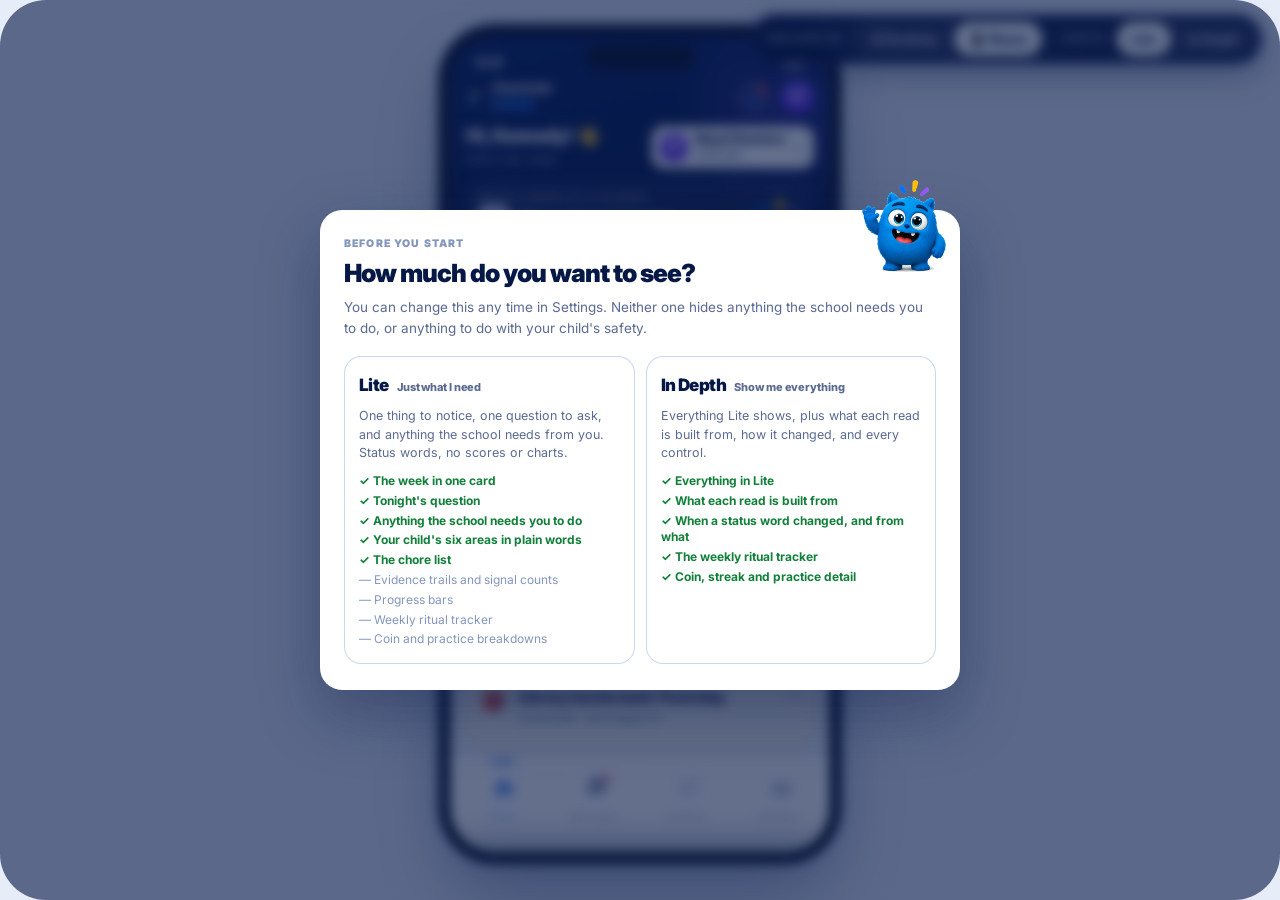
<file: parent.html>
<!doctype html>
<html lang="en"><head>
<meta charset="utf-8"><meta name="viewport" content="width=device-width,initial-scale=1">
<title>Home · ClassCade Loop</title>
<link rel="preconnect" href="https://fonts.googleapis.com"><link rel="preconnect" href="https://fonts.gstatic.com" crossorigin>
<link href="https://fonts.googleapis.com/css2?family=Inter:wght@400;500;600;700;800;900&display=swap" rel="stylesheet">
<link rel="stylesheet" href="loop.css?v=132">
</head><body>
<div id="app"></div>

<script src="loop.data.js?v=132"></script>
<script src="loop.engine.js?v=132"></script>
<script src="loop.shell.js?v=132"></script>
<script>
const d = LOOP.child(ME);
let pending = null;        /* an observation awaiting confirmation */
let justLogged = false;    /* stage the payoff after one is added */
/* folds start open on a wide screen and closed on a phone */
const wide = () => window.matchMedia('(min-width:901px)').matches
                 && !document.body.classList.contains('appview');

function render(){
  if (document.body.classList.contains('sm')) return renderPhone();
  return renderDesktop();
}

/* Things the teacher needs the parent to DO. Above everything else, and
   only when there is something open — an empty nag block trains people to
   ignore the space it occupies. */
function flagSection(){
  const open = LOOP.flags(ME);
  if (!open.length) return '';
  const late = open.filter(f=>f.overdue).length;
  return `
  <div class="m-secrow flagrow">Needs you
    <span class="flagcount ${late?'late':''}">${open.length}${late?` · ${late} overdue`:''}</span></div>
  ${open.map((f,i)=>`
    <details class="m-flag ${f.overdue?'late':''}" ${(i===0||f.overdue)?'open':''}>
      <summary class="fl-top">
        <span class="fl-ic">${f.meta.emoji}</span>
        <span class="fl-tx">
          <span class="fl-lb">${esc(f.label)}</span>
          <span class="fl-mt">${esc(f.from)} · ${f.overdue
            ? `<b>overdue by ${Math.abs(f.daysLeft)} day${Math.abs(f.daysLeft)===1?'':'s'}</b>`
            : f.daysLeft===0 ? '<b>due today</b>'
            : f.daysLeft===1 ? '<b>due tomorrow</b>'
            : `due ${fmtLong(f.due)}`}</span>
        </span>
        <span class="fl-cv">›</span>
      </summary>
      <div class="fl-detail">${esc(f.detail)}</div>
      <div class="fl-acts">
        <button class="btn primary sm" data-flagdo="${f.id}">${esc(f.meta.cta)}</button>
        <button class="btn sm" data-flagdone="${f.id}">Already done</button>
      </div>
    </details>`).join('')}`;
}

/* The week has a date, a new/seen state, and a way to be finished —
   otherwise a parent opening on Wednesday can't tell what changed. */
function weekBar(){
  const id = 'digest|'+WEEK_START;
  const fresh = LOOP.store.isNew(id);
  const R = LOOP.store.ritualSteps();
  const done = R.steps.filter(s=>s.done).length;
  return `
  <details class="m-week-bar ${fresh?'fresh':''} ${R.complete?'complete':''}">
    <summary>
      ${fresh?'<b class="wb-new">New</b>':''}
      <span class="wb-lb">${R.complete?'Week done':'This week'}</span>
      <span class="wb-dt">${fmtLong(WEEK_START)}–${fmtLong(TODAY)}</span>
      ${LOOP.deep()?`<span class="wb-prog">${done}/3</span>`:''}
    </summary>
    <div class="wb-body">
      ${LOOP.deep()?R.steps.map(st=>`<span class="wb-step ${st.done?'done':''}">${st.done?'✓':'○'} ${esc(st.label)}</span>`).join(''):''}
      ${R.complete ? `<div class="wb-done">🌱 That's the week. Nothing else to do — see you Sunday.</div>` : ''}
    </div>
  </details>`;
}

/* The confirm step: one tap picks it, a second commits it, and there is
   room for a line of context. Logging writes a dated entry a teacher may
   see, so it should not be a single irreversible tap. */
function confirmPanel(){
  const o = HOME_OBS.find(x=>x.id===pending);
  const phrase = (o.phrase||'').replace(/\{subj\}/g,d.subj).replace(/\{poss\}/g,d.poss);
  return `
  <div class="m-confirm">
    <div class="ch"><span class="e">${o.emoji}</span>
      <span><b>${esc(o.label)}</b><span class="pv">Will read: “${esc(d.first)} ${esc(phrase)}”</span></span></div>
    <textarea id="obsNote" class="note" maxlength="${NOTE_CAP}" placeholder="Add a line of context (optional)"></textarea>
    <div class="cw"><span id="obsCount">0</span>/${NOTE_CAP} · dated today, ${fmtLong(TODAY)}</div>
    <div class="ca">
      <button class="btn primary sm" id="obsSave">Add to ${esc(d.first)}'s day</button>
      <button class="btn sm" id="obsCancel">Cancel</button>
    </div>
  </div>`;
}
function loggedList(){
  const mine = LOOP.store.homeObs().filter(e=>e.s===ME && e.user).slice(-3).reverse();
  if (!mine.length) return '';
  return `<div class="m-logged">
    <div class="ll">You logged today</div>
    ${mine.map(e=>{const o=HOME_OBS.find(x=>x.id===e.sig)||{emoji:'🏠',label:'Noticed'};
      return `<div class="lr"><span class="e">${o.emoji}</span>
        <span class="t"><b>${esc(o.label)}</b>${e.note?`<span>“${esc(e.note)}”</span>`:''}</span>
        <button class="lx" data-del="${esc(e.id||'')}" aria-label="Remove">Remove</button></div>`}).join('')}
  </div>`;
}
function fmtLong(x){const m=['January','February','March','April','May','June','July','August','September','October','November','December'];
  const p=x.split('-'); return m[+p[1]-1]+' '+(+p[2])}

/* ── PHONE ────────────────────────────────────────────────
   One panel carries the week. Everything else is a section header
   in the page flow followed by rows. No uppercase micro-labels,
   no cards inside cards. */
function renderPhone(){
  document.body.classList.add('darktop');
  const tier = LOOP.store.tier();
  const r    = LOOP.read(ME, tier);
  const ins  = LOOP.headlines(ME, tier, 1)[0];
  const mom  = LOOP.moment(ME);
  const cn   = LOOP.coins(ME);
  const q    = LOOP.starters(ME, 1, LOOP.store.starterSeed())[0];
  const qkey = q.q.slice(0,40);
  const qdone = !!LOOP.store.talked()[qkey];
  const kid  = FAMILY.find(f=>f.id===ME) || FAMILY[0];
  const evt  = EVENTS_UPCOMING.find(x=>x.s===ME);
  const fid  = LOOP.store.focus(ME) || (ins ? ins.dim.id : 'confidence');
  const fdim = DIMENSIONS.find(x=>x.id===fid);
  const pct  = cn.top ? cn.top.pct : 0;

  $('#app').innerHTML = `
    <div class="m-dark">
      <div class="m-brand">
        <svg style="width:17px;height:17px" viewBox="0 0 24 24" aria-hidden="true">
          <g stroke-linecap="round" fill="none">
            <path d="M8 8.5 L18.5 4.2"   stroke="#ffc425" stroke-width="4.2"/>
            <path d="M4.8 13 L14.8 10.4" stroke="#1172ff" stroke-width="4.2"/>
            <path d="M5.6 19 L12.6 17.2" stroke="#5cb0ff" stroke-width="4.2"/>
          </g></svg>
        <span class="lock"><span class="cc">ClassCade</span><span class="lp">Loop</span></span>
        <span class="util">
          <a class="m-bell" href="messages.html">✉️<span class="dot"></span></a>
          <span class="m-me">${esc(PARENT.name[0])}</span>
        </span>
      </div>

      <div class="m-greetrow">
        <div>
          <div class="m-greet">Hi, ${esc(PARENT.name)}! 👋</div>
          <div class="m-greet-sub">Here's ${esc(d.poss)} week.</div>
        </div>
        <div class="m-kidpill" id="kidmenu">
          <div class="av g1" style="width:28px;height:28px;border-radius:9px;font-size:12px">${esc(kid.label[0])}</div>
          <div style="min-width:0"><div class="nm">${esc(kid.label)}</div>
          <div class="mt">${esc(kid.grade)}</div></div>
          <span class="cv">⌄</span>
        </div>
      </div>

      ${ins && !ins.cold ? `
      <div class="m-hero">
        <img class="m-mascot" src="art/loop-monster-sm.png" alt="" width="300" height="331">
        <div class="eyebrow2">${esc(d.first)}'s week at a glance</div>
        <div class="headrow">
          <div class="shield" style="background:${ins.dim.tint}">${dimIcon(ins.dim,26)}</div>
          <div><h2>${esc(ins.head)}</h2></div>
        </div>
        <button class="btn gold" data-go="growth.html?d=${ins.dim.id}">See ${esc(d.poss)} week →</button>
        <div class="m-bottom">
          <div class="m-src2">
          ${tier==='connected'?`<div class="s">
            <div class="hd">🏫 At school</div>
            <div class="stat">${esc(ins.schoolStat||'Nothing flagged')}</div>
          </div>`:''}
          <div class="h">
            <div class="hd">🏠 At home</div>
            <div class="stat">${esc(ins.homeStat||'Nothing logged yet')}</div>

          </div>
          </div>
        </div>
      </div>` : `
      <div class="m-hero">
        <div class="eyebrow2">${esc(d.first)}'s week at a glance</div>
        <h2>Still getting to know ${esc(d.first)}.</h2>
        <div class="sub">Loop waits for a pattern rather than guessing from one moment.</div>
      </div>`}
    </div>

    <div class="m-light">
      ${flagSection()}
      ${weekBar()}

      <div class="m-tile convo full ${justLogged?'flash':''}" id="qcard">
        ${justLogged?`<div class="q-new">✨ New question for tonight, based on what you just noticed</div>`:''}
        <div class="th"><div class="ti" style="background:#e9e2ff">${ico('conversation-bubbles',18)}</div>
          <div class="tl">Tonight's conversation</div></div>
        <div class="tq">${q.grounded?'Instead of “How was school today?”':'Ask tonight'}</div>
        <div class="tp">“${esc(q.q)}”</div>
        <div class="convo-acts">
          <button class="btn sm ${qdone?'sel':''}" data-talked="${esc(qkey)}">${qdone?'✓ Talked':'We talked'}</button>
          <button class="btn sm ghost" id="shuffleQ">↻ Another</button>
        </div>
        <img class="art-img" src="art/bubbles-sm.png" alt="" width="200" height="124">
      </div>

      <div class="m-secrow">Add what you noticed</div>
      ${pending ? confirmPanel() : `
      <div class="m-chips chiprail">
        ${HOME_OBS.map(o=>`<button data-obs="${o.id}">${o.emoji} ${esc(o.label)}</button>`).join('')}
      </div>`}
      ${loggedList()}

      ${(()=>{const g=LOOP.store.goals(ME); if(!g) return '';
        const gd = g.dim ? DIMENSIONS.find(x=>x.id===g.dim) : null;
        return `<div class="m-secrow">${esc(TEACHER)}'s goal for ${esc(d.first)}</div>
        <div class="m-goal">
          <div class="gh">${gd?ico(gd.icon,20):'🎯'}<span class="gl">${gd?esc(gd.name):'Set by the teacher'}</span></div>
          <div class="gt">${esc(g.text)}</div>
        </div>`})()}

      ${(()=>{
        /* three destinations that used to be three full-width rows. As tiles they
           cost a third of the height and read faster — the number under each label
           is the reason to tap. Ask keeps a tile of its own because the crisis
           path can never be more than one tap from Home. */
        const b=LOOP.choreBoard(ME), hc=LOOP.homeCoins(ME);
        const n=LOOP.activity(ME,40).length, conn=LOOP.store.tier()==='connected';
        const t=[];
        if (conn) t.push({href:'school.html', bg:'var(--school-bg)', ic:ico('school',20),
                          lb:'Daily feed',  st:`${n} tagged`});
        t.push({href:'chores.html', bg:'#fff6d9', ic:ico('coins',20),
                lb:'At home', st:`${b.doneToday} of ${b.total} today`});
        t.push({href:'ask.html', bg:'var(--home-bg)', ic:'💬',
                lb:'Ask', st:'Always free'});
        return `<div class="m-quad">${t.map(x=>`
          <a class="m-qt" href="${x.href}">
            <span class="qi" style="background:${x.bg}">${x.ic}</span>
            <span class="ql">${x.lb}</span>
            <span class="qs">${esc(x.st)}</span>
          </a>`).join('')}</div>`})()}

      <div class="m-secrow">${LOOP.framework().name} <span class="swipe">1 of 6 · swipe</span> <a href="growth.html">View all →</a></div>
      ${LOOP.deep()?`<div class="wl-asof">Read as of ${fmtLong(TODAY)} · a status word only changes on a pattern, never on one moment</div>`:''}
      <div class="m-growth" id="wlStrip">
        ${DIMENSIONS.map(dim=>{const x=r[dim.id];return `
          <div class="m-gcard" data-go="growth.html?d=${dim.id}">
            <div class="tile" style="background:${dim.tint}">${dimIcon(dim,22)}</div>
            <div class="nm">${esc(dim.name)}</div>
            <div class="st" style="color:${x.cold?'var(--muted-2)':dim.color}">${LOOP.LEVEL_LABEL[x.level]}${x.cold?'':' '+LOOP.ARROW[x.dir]}</div>
            ${!LOOP.deep() ? '' : (x.cold
              ? `<div class="nobar">Not enough yet</div>`
              : `<div class="bar" role="img" aria-label="${LOOP.LEVEL_LABEL[x.level]}"><i style="width:${x.pct}%;background:${dim.color}"></i></div>`)}
          </div>`}).join('')}
      </div>

      <div class="m-duo" style="margin-top:18px">
        ${tier==='connected' && cn.total ? `
        <div class="m-tile coins">
          <div class="th"><div class="ti" style="background:#d8f3e0">${ico('coins',18)}</div>
            <div class="tl">ClassCade moment</div></div>
          <div class="tq">${esc(d.first)} is earning coins for ${esc((cn.top?cn.top.label:'taking part').toLowerCase())}</div>
          <div class="tp" style="padding-right:0">Coins are Showdown's currency, not Loop's read of ${esc(d.first)}.
            <span class="coinfoot">${cn.total} this week</span></div>
        </div>` : `
        <div class="m-tile moment">
          <div class="th"><div class="ti" style="background:${fdim.tint}">${dimIcon(fdim,18)}</div>
            <div class="tl">Today's moment</div></div>
          <div class="tq">${esc(mom.title)}</div>
          <div class="tp">${esc(mom.prompt)}</div>
        </div>`}
      </div>

      ${tier==='connected' ? '' : `
      <div class="m-secrow">Not connected</div>
      <div class="m-row tall" id="connectRow">
        <div class="ric" style="background:var(--school-bg)">🔗</div>
        <div class="rtx"><div class="rtitle">Connect ${esc(d.first)}'s classroom</div>
          <div class="rsub">Bring what ${esc(d.subj)} already does in Showdown into Loop — no extra work for the teacher.</div></div>
        <span class="chev">›</span>
      </div>`}


      ${evt?`<a class="m-row" href="ask.html#conference">
        <div class="ric" style="background:#fff6d9">📅</div>
        <div class="rtx"><div class="rtitle">${esc(evt.kind)}</div>
          <div class="rsub">${esc(evt.when)} · get questions to ask</div></div>
        <span class="chev">›</span>
      </a>`:''}

      <p class="m-note">Loop shows status words, never scores. It waits for a pattern before it says anything.</p>
    </div>`;

  wire();
  $$('[data-go]').forEach(el2=>el2.onclick=()=>location.href=el2.dataset.go);
  const cr=$('#connectRow'); if(cr) cr.onclick=()=>{ LOOP.store.setTier('connected'); location.reload() };
  const km=$('#kidmenu'); if(km) km.onclick=()=>toast('Only Maya is seeded in this prototype.');
  $$('[data-flagdo]').forEach(b=>b.onclick=()=>{
    LOOP.store.markFlag(b.dataset.flagdo); render();
    toastUndo('Handled — off your list', ()=>{ LOOP.store.unmarkFlag(b.dataset.flagdo); render() });
  });
  $$('[data-flagdone]').forEach(b=>b.onclick=()=>{
    LOOP.store.markFlag(b.dataset.flagdone); render();
    toastUndo('Marked done', ()=>{ LOOP.store.unmarkFlag(b.dataset.flagdone); render() });
  });
  /* opening Home is reading the week */
  setTimeout(()=>{ if (LOOP.store.isNew('digest|'+WEEK_START)){
    LOOP.store.markSeen('digest|'+WEEK_START); LOOP.store.ritualDone('read'); } }, 1200);

  /* pick → confirm → commit, then show the parent what changed */
  $$('[data-obs]').forEach(b=>b.onclick=()=>{ pending=b.dataset.obs; render();
    requestAnimationFrame(()=>$('#obsNote')&&$('#obsNote').focus()) });
  const oc=$('#obsCancel'); if(oc) oc.onclick=()=>{ pending=null; render() };
  const on=$('#obsNote'); if(on) on.oninput=()=>{ const c=$('#obsCount'); if(c) c.textContent=on.value.length };
  const os=$('#obsSave'); if(os) os.onclick=()=>{
    const entry = LOOP.store.addHome(ME, pending, $('#obsNote').value);
    LOOP.store.ritualDone('notice');
    pending=null; justLogged=true; render();
    /* the payoff is the point — take the parent to the thing that changed */
    setTimeout(()=>{
      const card=$('#qcard');
      if(card){
        const y = Math.max(0, card.getBoundingClientRect().top + window.scrollY - window.innerHeight*0.32);
        window.scrollTo({ top:y, behavior:'smooth' });
        /* smooth scroll is dropped in some embedded browsers — guarantee arrival */
        setTimeout(()=>{ if (Math.abs(window.scrollY - y) > 40) window.scrollTo(0, y) }, 420);
      }
      toastUndo('Added to '+d.first+"'s day", ()=>{ LOOP.store.removeHome(entry.id); justLogged=false; render() });
    }, 80);
    setTimeout(()=>{ justLogged=false; }, 6000);
  };
  $$('[data-del]').forEach(b=>b.onclick=()=>{
    LOOP.store.removeHome(b.dataset.del); toast('Removed.'); render();
  });
  const oq=$('[data-open-q]'); if(oq) oq.onclick=e=>{ e.preventDefault(); toast(q.why) };
}

function fmtShort(s){ const m=['JAN','FEB','MAR','APR','MAY','JUN','JUL','AUG','SEP','OCT','NOV','DEC'];
  const p=s.split('-'); return m[+p[1]-1]+' '+(+p[2]) }

function renderDesktop(){
  document.body.classList.remove('darktop');   /* phone-only header treatment */
  const tier = LOOP.store.tier();
  const r    = LOOP.read(ME, tier);
  const ins  = LOOP.headlines(ME, tier, 1)[0];
  const mom  = LOOP.moment(ME);
  const cn   = LOOP.coins(ME);

  $('#app').innerHTML = `
    ${topline(`Here's what's happening with ${esc(d.first)}.`)}
    ${flagSection()}
    <div class="dash">
      <div>
        <div class="mo-1">${hero(ins, tier)}</div>
        <div class="mo-3">${startersCard()}</div>

        <div class="mo-4">
        <div class="wl-head">
          <h3>${LOOP.framework().name}</h3>
          <span class="chip plain tiny" title="${esc(LANGUAGE.rule)}">?</span>
          <span class="spacer"></span>
          <a href="growth.html" class="small">View all growth →</a>
        </div>
        <div class="wl-row">${DIMENSIONS.map(dim=>wlCard(r[dim.id])).join('')}</div>
        </div>

        <div class="duo mo-6">
          ${momentCard(mom)}
          ${tier==='connected' ? coinCard(cn) : normalCard(r)}
        </div>

        
      </div>

      <div class="rail">
        <div class="mo-2">${focusCard(r)}</div>
        <div class="mo-5">${addFromHome()}</div>
        <div class="mo-10">${tier==='family' ? connectCard() : ''}</div>
      </div>
    </div>`;

  wireTopline();
  wire();
}

/* ── hero: the week at a glance ───────────────────────── */
function hero(ins, tier){
  if (!ins || ins.cold) return `
    <div class="hero-card"><div class="hero-grid"><div>
      <div class="hero-eyebrow">${esc(d.first)}'s week at a glance</div>
      <h2>Still getting to know ${esc(d.first)}.</h2>
      <p>Loop waits for a pattern rather than guessing from one moment. Log what you notice and it fills in quickly.</p>
    </div></div></div>`;

  return `
  <div class="hero-card">
    <div class="hero-grid">
      <div>
        <div class="hero-eyebrow">${esc(d.first)}'s week at a glance</div>
        <div style="display:flex;align-items:flex-start;gap:13px">
          <div class="dim-ico lg" style="background:${ins.dim.tint};box-shadow:none">${dimIcon(ins.dim,26)}</div>
          <div>
            <h2>${esc(ins.head)}</h2>
            <p class="hide-sm">${esc(ins.why)}</p>
          </div>
        </div>
        <a class="btn gold sm" style="margin-top:16px" href="growth.html?d=${ins.dim.id}">See ${esc(d.poss)} week →</a>
      </div>
      <div class="hero-side" style="${tier==='family'?'grid-template-columns:1fr':''}">
        ${tier==='family' ? '' : `<div class="hero-src s">
          <div class="hd">🏫 At school</div>
          <div class="stat">${ins.schoolStat ? esc(ins.schoolStat) : 'Nothing flagged this week.'}</div>
          ${messageQuote()}
        </div>`}
        <div class="hero-src h">
          <div class="hd">🏠 At home</div>
          <div class="stat">${ins.homeStat ? esc(ins.homeStat) : 'Nothing logged yet this week.'}</div>
          ${ins.voice?`<div class="hero-quote">“${esc(ins.voice)}”<span class="by">— ${esc(d.first)}, told to you</span></div>`:''}
        </div>
      </div>
    </div>
  </div>`;
}
function messageQuote(){
  const m = TEACHER_MESSAGES.find(x=>x.s===ME);
  if (!m || LOOP.store.tier()!=='connected') return '';
  return `<div class="hero-quote">“${esc(m.body.split('.')[0])}.”<span class="by">— ${esc(m.from)}</span></div>`;
}

/* ── instead of "how was school today?" ─────────────────
   One question. Not three. A parent standing in a kitchen at 5pm can hold
   exactly one thing — give them the best one and a button to reroll. */
function startersCard(){
  const seed = LOOP.store.starterSeed();
  const x = LOOP.starters(ME, 1, seed)[0];
  const key = x.q.slice(0,40);
  const done = !!LOOP.store.talked()[key];
  return `
  <div class="starters">
    <div class="mini-lbl">Tonight's conversation</div>
    <h3 style="font-size:20px;margin:5px 0 16px">
      Instead of <span class="strike">&ldquo;How was school today?&rdquo;</span></h3>

    <div class="q-hero ${done?'done':''}">
      ${x.grounded
        ? `<div class="because ${x.src==='home'?'home':''}">
             ${x.src==='school'?'🏫 Because at school:':'🏠 Because at home:'} ${esc(x.because)}</div>`
        : `<div class="because plain">Always works</div>`}
      <div class="qq">&ldquo;${esc(x.q)}&rdquo;</div>
      <div class="followq">Then: &ldquo;${esc(x.follow)}&rdquo;</div>
      <div class="acts">
        <button class="btn sm ${done?'sel':''}" data-talked="${esc(key)}">
          <span class="hide-sm">${done?'✓ We talked about this':'We talked about this'}</span>
          <span class="show-sm">${done?'✓ Talked':'We talked'}</span></button>
        <button class="btn sm ghost" id="shuffleQ">
          <span class="hide-sm">↻ Another question</span>
          <span class="show-sm">↻ Another</span></button>
      </div>
    </div>

    <details class="fold">
      <summary>Why this one</summary>
      <div class="foldbody">
        <p class="small muted" style="margin-bottom:10px">${esc(x.why)}</p>
        <ul class="small muted">
          ${STARTER_WHY_THIS_WORKS.map(w=>`<li>${esc(w)}</li>`).join('')}
        </ul>
      </div>
    </details>
  </div>`;
}

/* ── today's 5-minute moment ──────────────────────────── */
function momentCard(m){
  return `
  <div class="card">
    <div class="mini-head">
      <div class="mini-ico" style="background:${m.dim.tint}">💬</div>
      <div><div class="mini-lbl">Today's 5-minute moment</div>
      <h4 style="margin-top:1px">${esc(m.title)}</h4></div>
    </div>
    <p style="font-size:14.5px;font-weight:700">${esc(m.prompt)}</p>
    <details class="fold" ${wide()?'open':''} style="margin-top:11px">
      <summary>Why it matters · what to say next</summary>
      <div class="foldbody">
        <p class="small" style="margin-bottom:9px">${esc(m.why)}</p>
        <p class="small muted">If it lands, follow with: <strong>${esc(m.follow)}</strong></p>
      </div>
    </details>
    <button class="btn sm ghost" style="margin-top:12px" id="momentDone">✓ We did this</button>
  </div>`;
}

/* ── Showdown economy ─────────────────────────────────── */
function coinCard(cn){
  if (!cn.total) return `<div class="card tinted"><div class="mini-lbl">ClassCade moment</div>
    <p class="small muted" style="margin-top:8px">No coins yet this week.</p></div>`;
  const pct = cn.top ? cn.top.pct : 0;
  return `
  <div class="card">
    <div class="mini-head">
      ${bog(LOOP.store.boggie(ME),'sm','ring')}
      <div><div class="mini-lbl">ClassCade moment</div>
      <h4 style="margin-top:1px">${esc(d.first)} earned ${cn.total} coins this week</h4></div>
    </div>
    <div style="display:flex;align-items:center;gap:15px;margin-top:6px">
      <div class="donut" style="background:conic-gradient(#108b2f ${pct*3.6}deg, #e9f0fb 0)">
        <div style="width:56px;height:56px;border-radius:50%;background:#fff;display:grid;place-items:center">
          <span>${pct}%</span></div>
      </div>
      <div style="min-width:0">
        <div style="font-weight:800">From ${esc(cn.top?cn.top.label:'—')}</div>
        <p class="small muted hide-sm" style="margin-top:4px">Coins are Showdown's currency, not Loop's read. They're here because ${esc(d.subj)}'ll mention them at dinner.</p>
        <p class="tiny muted show-sm" style="margin-top:3px">Showdown's currency, not Loop's read.</p>
      </div>
    </div>
  </div>`;
}

/* "Is this normal?" — answered without ranking anyone. */
function normalCard(r){
  const fid = LOOP.store.focus(ME) || (LOOP.headlines(ME,null,1)[0]||{}).dim?.id || 'confidence';
  const dim = DIMENSIONS.find(x=>x.id===fid);
  const exp = LOOP.expectations(fid, 3);
  return `
  <div class="card">
    <div class="mini-head">
      <div class="mini-ico" style="background:${dim.tint}">${dimIcon(dim,17)}</div>
      <div><div class="mini-lbl">Is this normal?</div>
      <h4 style="margin-top:1px">${esc(dim.name)} in 3rd grade</h4></div>
    </div>
    <p style="font-size:14.5px">${esc(exp||'')}</p>
    <a class="link" href="ask.html">See what else is typical at this age →</a>
  </div>`;
}

function familyCard(){
  return `
  <div class="card">
    <div class="mini-head">
      <div class="mini-ico" style="background:var(--home-bg)">🏠</div>
      <div><div class="mini-lbl">Add what you noticed</div>
      <h4 style="margin-top:1px">One tap. That's the whole ask.</h4></div>
    </div>
    <div style="display:flex;gap:7px;flex-wrap:wrap;margin-top:8px">
      ${HOME_OBS.slice(0,6).map(o=>`<button class="btn sm" data-obs="${o.id}">${o.emoji} ${esc(o.label)}</button>`).join('')}
    </div>
  </div>`;
}

/* ── what happened at school ──────────────────────────── */
function feedCard(){
  const small = !wide();
  const total = LOOP.activity(ME, 40).length;
  const rows = LOOP.activity(ME, small ? 4 : 6);
  return `
  <details class="fold card" ${wide()?'open':''} style="margin-top:14px;background:#fff;box-shadow:var(--shadow)">
    <summary>What happened at school · ${total}</summary>
    <div class="foldbody">
    <table class="feed">
      ${rows.map(x=>`<tr>
        <td class="dt">${fmt(x.d)}</td>
        <td style="width:32px"><span style="font-size:15px">${x.sig.emoji}</span></td>
        <td class="sg" style="color:${x.v<0?'var(--watch)':'var(--ink)'}">${esc(x.sig.label)}</td>
        <td class="muted">${esc(x.detail)}</td>
        <td class="who">Ms. Alvarez</td>
        <td style="text-align:right">${x.coins?`<span class="coin">⊙ +${x.coins}</span>`:'<span class="tiny muted">—</span>'}</td>
      </tr>`).join('')}
    </table>
    <p class="tiny muted" style="margin-top:12px">
      Showing ${rows.length} of ${total}. Captured while ${esc(d.first)}'s teacher ran Showdown normally — nobody filled anything out.
      <a href="school.html">See everything →</a></p>
    </div>
  </details>`;
}
function fmt(s){ const m=['Jan','Feb','Mar','Apr','May','Jun','Jul','Aug','Sep','Oct','Nov','Dec'];
  const p=s.split('-'); return m[+p[1]-1]+' '+(+p[2]) }

/* ── right rail ───────────────────────────────────────── */
function focusCard(r){
  const fid = LOOP.store.focus(ME) || (LOOP.headlines(ME,null,1)[0]||{}).dim?.id || 'confidence';
  const dim = DIMENSIONS.find(x=>x.id===fid);
  const n = NARRATIVE[fid][r[fid].cold?'flat':r[fid].dir];
  return `
  <div class="card" style="border-color:${dim.color}33">
    <div class="mini-head">
      <div class="mini-ico" style="background:${dim.tint}">${dimIcon(dim,17)}</div>
      <div class="lbl" style="color:${dim.color}">Today's focus</div>
    </div>
    <h4>${esc(dim.name)}</h4>
    <p>${esc(n.tryAt(d))}</p>
    <a class="link" href="growth.html?d=${fid}">See ideas to try today →</a>
  </div>`;
}
function eventCard(){
  const e = EVENTS_UPCOMING.find(x=>x.s===ME); if(!e) return '';
  return `
  <div class="card" style="background:#fffdf4;border-color:rgba(255,196,37,.4)">
    <div class="mini-head"><div class="mini-ico" style="background:#fff6d9">📅</div>
      <div class="lbl" style="color:#8a6400">Upcoming</div></div>
    <h4>${esc(e.kind)}</h4>
    <p>${esc(e.when)}</p>
    <a class="link" href="ask.html#conference">Get questions to ask →</a>
  </div>`;
}
function messageCard(){
  const m = TEACHER_MESSAGES.find(x=>x.s===ME); if(!m) return '';
  return `
  <div class="card">
    <div class="mini-head"><div class="mini-ico" style="background:var(--school-bg)">🧑‍🏫</div>
      <div class="lbl" style="color:var(--school)">Message from ${esc(m.from)}</div></div>
    <p style="color:var(--ink)">${esc(m.body)}</p>
    <a class="link" href="#" data-reply>Reply to ${esc(m.from)} →</a>
  </div>`;
}
function addFromHome(){
  const logged = LOOP.store.homeObs().filter(o=>o.s===ME && o.user).length;
  return `
  <div class="card" style="background:var(--home-bg);border-color:rgba(14,147,132,.25)">
    <div class="mini-head"><div class="mini-ico" style="background:#fff">➕</div>
      <div class="lbl" style="color:var(--home)">Add something from home</div></div>
    <h4>Notice something we should know?</h4>
    <p class="hide-sm">Your insight helps us give a more complete picture of ${esc(d.poss)} growth.</p>
    <div style="display:flex;gap:7px;flex-wrap:wrap;margin-top:11px">
      ${HOME_OBS.slice(0,4).map(o=>`<button class="btn sm" data-obs="${o.id}">${o.emoji} ${esc(o.label)}</button>`).join('')}
    </div>
    <a class="link" href="ask.html">Or tell us what's worrying you →</a>
    ${logged?`<div class="tiny muted" style="margin-top:9px">${logged} logged this week</div>`:''}
  </div>`;
}
function connectCard(){
  return `
  <div class="connect">
    <div class="hero-eyebrow">Want a fuller picture?</div>
    <h3 style="font-size:18px;margin-bottom:8px;color:#fff">Connect ${esc(d.first)}'s classroom.</h3>
    <p style="font-size:13.5px;margin-bottom:13px">If ${esc(d.poss)} teacher uses ClassCade, everything ${esc(d.subj)} already does in Showdown starts feeding in — with no extra work for the teacher.</p>
    <button class="btn gold sm" id="connectBtn">🔗 Connect classroom</button>
  </div>`;
}

/* ── interaction ──────────────────────────────────────── */
function wire(){
  $$('[data-dim]').forEach(c=>c.onclick=()=>location.href='growth.html?d='+c.dataset.dim);
  const md = $('#momentDone'); if(md) md.onclick=()=>toast('Nice. That’s the whole habit.');
  const sq = $('#shuffleQ'); if(sq) sq.onclick=()=>{ LOOP.store.bumpStarterSeed(); render() };
  $$('[data-talked]').forEach(b=>b.onclick=()=>{
    const on = LOOP.store.toggleTalked(b.dataset.talked);
    if (on) LOOP.store.ritualDone('talk');
    if (on) toast('Logged. That’s the ritual — one question, then listen.');
    render();
  });
  const rp = $('[data-reply]'); if(rp) rp.onclick=e=>{e.preventDefault();location.href='growth.html'};
  const c = $('#connectBtn'); if(c) c.onclick=()=>{ LOOP.store.setTier('connected'); location.reload() };
}

mountApp('home');
render();
</script>
</body></html>
</file>
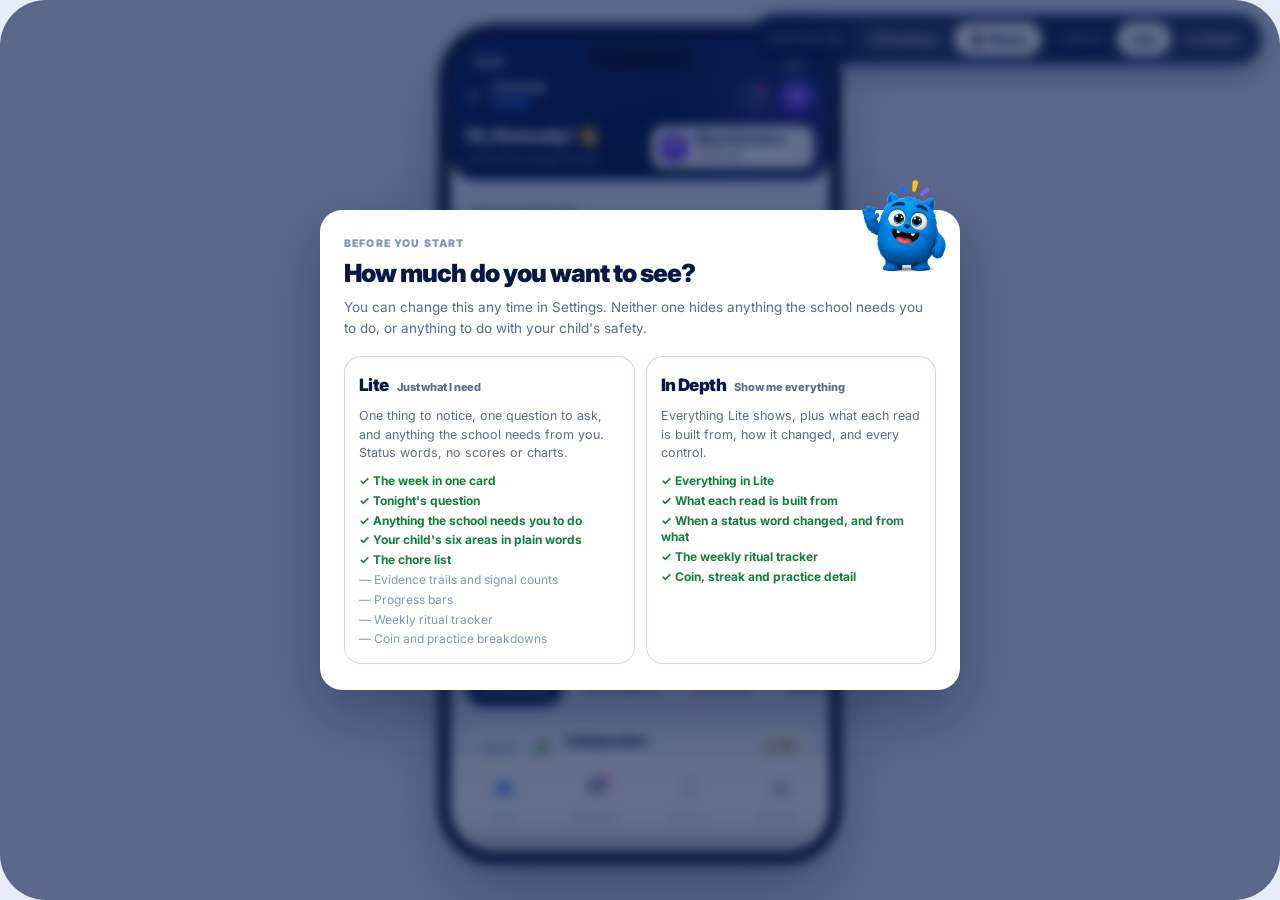
<file: school.html>
<!doctype html>
<html lang="en"><head>
<meta charset="utf-8"><meta name="viewport" content="width=device-width,initial-scale=1">
<title>Daily Feed · ClassCade Loop</title>
<link rel="preconnect" href="https://fonts.googleapis.com"><link rel="preconnect" href="https://fonts.gstatic.com" crossorigin>
<link href="https://fonts.googleapis.com/css2?family=Inter:wght@400;500;600;700;800;900&family=Baloo+2:wght@600;700;800&display=swap" rel="stylesheet">
<link rel="stylesheet" href="loop.css?v=132">
</head><body>
<div id="app"></div>
<script src="loop.data.js?v=132"></script>
<script src="loop.engine.js?v=132"></script>
<script src="loop.shell.js?v=132"></script>
<script>
const d = LOOP.child(ME);
let filter = 'all';

function render(){
  if (document.body.classList.contains('sm')) return renderPhone();
  return renderDesktop();
}

/* ── PHONE · sections, in the order a parent needs them ──── */
function renderPhone(){
  document.body.classList.add('darktop');
  const tier = LOOP.store.tier();
  const kid  = FAMILY.find(f=>f.id===ME) || FAMILY[0];

  const head = `
    <div class="m-dark">
      ${brandRow()}
      <div class="m-greetrow">
        <div><div class="m-greet">Hi, ${esc(PARENT.name)}! 👋</div>
        <div class="m-greet-sub">${tier==='connected'?'Everything tagged today.':'No classroom connected yet.'}</div></div>
        <div class="m-kidpill" id="kidmenu">
          <div class="av g1" style="width:28px;height:28px;border-radius:9px;font-size:12px">${esc(kid.label[0])}</div>
          <div style="min-width:0"><div class="nm">${esc(kid.label)}</div><div class="mt">${esc(kid.grade)}</div></div>
          <span class="cv">⌄</span>
        </div>
      </div>
    </div>`;

  if (tier==='family'){
    $('#app').innerHTML = head + `<div class="m-light">
      <div class="m-secrow">Not connected</div>
      <div class="s-card" style="text-align:center">
        <img src="art/loop-monster-sm.png" alt="" style="width:96px;height:auto">
        <h4 style="margin:10px 0 6px">${esc(d.poss.charAt(0).toUpperCase()+d.poss.slice(1))} classroom isn't connected.</h4>
        <p class="small muted">Connect it and everything ${esc(d.first)} already does in Showdown appears here — with no extra work for the teacher.</p>
        <button class="btn primary sm block" style="margin-top:14px" id="conn">🔗 Connect classroom</button>
      </div></div>`;
    wireTopline(); wireC(); return;
  }

  const all  = LOOP.activity(ME, 40);
  const wk   = all.filter(x=>LOOP.thisWeek(x.d));
  const cn   = LOOP.coins(ME);
  const notes= TEACHER_MESSAGES.filter(m=>m.s===ME);
  const evt  = EVENTS_UPCOMING.find(x=>x.s===ME);
  const q     = LOOP.starters(ME, 1, LOOP.store.starterSeed())[0];
  const qkey  = q.q.slice(0,40);
  const qdone = !!LOOP.store.talked()[qkey];
  const log   = mergeLog(all, CLASS_UPDATES.concat(noteItems()), homeItems().concat(choreItems()));

  $('#app').innerHTML = head + `
    <div class="m-light">

      <div class="m-secrow">The classroom</div>
      <div class="s-card">
        <div class="s-class">
          <div class="av2">MA</div>
          <div style="flex:1;min-width:0">
            <h4>Ms. Alvarez</h4>
            <p>3rd Grade · ${ROSTER.length} students · using ClassCade Showdown</p>
          </div>
          ${bog(LOOP.store.boggie(ME),'md','ring')}
        </div>
      </div>

      <div class="m-secrow">This week</div>
      <div class="s-card">
        <p style="font-size:14.5px;line-height:1.5">${esc(d.first)}'s classroom tagged
          <b>${wk.length} moments</b> this week${cn.top?`, most often for <b>${esc(cn.top.label.toLowerCase())}</b>`:''}.</p>
        <p class="tiny muted" style="margin-top:8px">She also earned ${cn.total} Showdown coins. Coins are the game's
          currency, not Loop's read — they never feed a Whole Learner area.</p>
      </div>

      ${evt?`
      <div class="m-secrow">Upcoming</div>
      <a class="s-card s-up" href="ask.html#conference" style="text-decoration:none;color:inherit">
        <span class="cal"><b>${esc((evt.when.split(' · ')[0].split(' ')[0]||'').toUpperCase())}</b><i>${esc(evt.when.split(' · ')[0].split(' ')[1]||'')}</i></span>
        <span style="flex:1;min-width:0">
          <span style="display:block;font-size:14.5px;font-weight:900;letter-spacing:-.025em">${esc(evt.kind)}</span>
          <span style="display:block;font-size:12.5px;color:var(--muted);margin-top:2px">${esc(evt.when)}</span>
        </span>
        <span class="chev" style="color:var(--muted-2);font-weight:900">›</span>
      </a>`:''}

      <div class="m-secrow">Recent activity</div>
      <div class="f-filters">
        ${[['all','Everything'],['school','From school'],['home','From you'],['class','Whole class']]
          .map(([k,l])=>`<button class="f-chip ${filter===k?'on':''}" data-f="${k}">${l}</button>`).join('')}
      </div>
      <div class="m-feed">
        ${applyFilter(log).map(x=> x.kind==='home' ? homeRow(x) : (x.kind ? classPost(x) : signalRow(x))).join('')
          || '<div class="m-frow"><span class="ft"><span>Nothing in this filter.</span></span></div>'}
      </div>
      <p class="m-note">Everything tagged for ${esc(d.first)} today, from either side: Showdown signals captured
        while the game runs, whole-class posts from Ms. Alvarez, and anything you logged at home.</p>
    </div>`;
  wireTopline();
  $$('[data-f]').forEach(b=>b.onclick=()=>{ filter=b.dataset.f; render() });
  const sq=$('#shuffleQ'); if(sq) sq.onclick=()=>{ LOOP.store.bumpStarterSeed(); render() };
  $$('[data-talked]').forEach(b=>b.onclick=()=>{ LOOP.store.toggleTalked(b.dataset.talked); render() });
}

function brandRow(){
  return `<div class="m-brand">
    <svg style="width:17px;height:17px" viewBox="0 0 24 24" aria-hidden="true"><g stroke-linecap="round" fill="none">
      <path d="M8 8.5 L18.5 4.2" stroke="#ffc425" stroke-width="4.2"/>
      <path d="M4.8 13 L14.8 10.4" stroke="#1172ff" stroke-width="4.2"/>
      <path d="M5.6 19 L12.6 17.2" stroke="#5cb0ff" stroke-width="4.2"/></g></svg>
    <span class="lock"><span class="cc">ClassCade</span><span class="lp">Loop</span></span>
    <span class="util">
      <a class="m-bell" href="messages.html">✉️<span class="dot"></span></a>
      <span class="m-me">${esc(PARENT.name[0])}</span>
    </span></div>`;
}

/* class posts and per-child signals share one reverse-chronological log */
/* Everything tagged, from either side, newest first. */
/* a note home is something that happened, so it belongs in the log —
   the conversation about it belongs on Messages */
function noteItems(){
  return TEACHER_MESSAGES.filter(m=>m.s===ME)
    .map(m=>({ d:m.d, kind:'note', from:m.from, body:m.body }));
}
function choreItems(){
  return LOOP.store.choreLog().filter(e=>e.s===ME).map(e=>{
    const c = CHORES.find(x=>x.id===e.c); if(!c) return null;
    return { d:e.d, kind:'home', label:c.label, emoji:c.emoji,
             body: c.kind==='extra' ? 'Extra · earned '+c.coins+' coins' : 'Contribution' };
  }).filter(Boolean);
}
function homeItems(){
  return LOOP.events(ME).filter(e=>e.src==='home').map(e=>{
    const meta = HOME_OBS.find(o=>o.id===e.sig);
    return { d:e.d, kind:'home', label: meta ? meta.label : 'Noticed at home',
             emoji: meta ? meta.emoji : '🏠', body: e.detail, quote: !!e.quote };
  });
}
function applyFilter(log){
  if (filter==='all') return log;
  if (filter==='home')   return log.filter(x=>x.kind==='home');
  if (filter==='class')  return log.filter(x=>x.kind==='update'||x.kind==='system'||x.kind==='note');
  return log.filter(x=>!x.kind);
}
function mergeLog(sig, updates, home){
  return sig.map(x=>Object.assign({},x))
    .concat(updates.map(u=>Object.assign({},u)), home||[])
    .sort((a,b)=>String(b.d).localeCompare(String(a.d)))
    .slice(0, 14);
}
function homeRow(h){
  return `<div class="m-frow" style="align-items:flex-start;background:var(--home-bg)">
    <span class="fd">${fmtShort(h.d)}</span>
    <span class="fi" style="background:#fff">${h.emoji}</span>
    <span class="ft"><b>${esc(h.label)} <span style="font-weight:800;color:var(--home);font-size:10px;letter-spacing:.06em">· FROM YOU</span></b>
      <span${h.quote?' style="font-style:italic"':''}>${h.quote?'&ldquo;'+esc(h.body)+'&rdquo;':esc(h.body)}</span></span>
  </div>`;
}
function signalRow(x){
  return `<div class="m-frow">
    <span class="fd">${fmtShort(x.d)}</span>
    <span class="fi" style="background:var(--tint)">${x.sig.emoji}</span>
    <span class="ft"><b style="${x.v<0?'color:var(--watch)':''}">${esc(x.sig.label)}</b><span>${esc(x.detail)}</span></span>
    ${x.coins?`<span class="fc">⊙ +${x.coins}</span>`:''}
  </div>`;
}
function classPost(u){
  const ic = u.kind==='system' ? '⭐' : u.kind==='note' ? '✉️' : '📣';
  const bg = u.kind==='system' ? '#fff6d9' : 'var(--school-bg)';
  const tag = u.kind==='note' ? '· TO YOU' : '· WHOLE CLASS';
  return `<div class="m-frow" style="align-items:flex-start">
    <span class="fd">${fmtShort(u.d)}</span>
    <span class="fi" style="background:${bg}">${ic}</span>
    <span class="ft">
      <b>${u.kind==='system'?'ClassCade':esc(u.from)} <span style="font-weight:800;color:var(--muted-2);font-size:10px;letter-spacing:.06em">${tag}</span></b>
      <span>${esc(u.body)}</span>
      ${u.photo?'<span class="s-photo">📷 Photo from Ms. Alvarez</span>':''}
    </span>
  </div>`;
}
function fmtShort(s){ const m=['JAN','FEB','MAR','APR','MAY','JUN','JUL','AUG','SEP','OCT','NOV','DEC'];
  const p=s.split('-'); return m[+p[1]-1]+' '+(+p[2]) }

function renderDesktop(){
  document.body.classList.remove('darktop');
  const tier = LOOP.store.tier();
  if (tier==='family'){ $('#app').innerHTML = topline('Nothing here until a classroom is connected.') + notConnected(); wireTopline(); wireC(); return }

  const all = LOOP.activity(ME, 40);
  const rows = filter==='all' ? all : filter==='up' ? all.filter(x=>x.v>0) : all.filter(x=>x.v<0);
  const cn = LOOP.coins(ME);
  const wk = all.filter(x=>LOOP.thisWeek(x.d));

  $('#app').innerHTML = `
    ${topline(`Everything ${esc(d.poss)} classroom has seen — raw, before Loop interprets it.`, 'Daily Feed')}
    <div class="dash">
      <div class="stack">
        <div class="card mo-1">
          <div class="wl-head" style="margin:0 0 10px">
            <h3 style="font-size:17px">Today's feed</h3>
            <span class="spacer"></span>
            <div style="display:flex;gap:6px">
              ${[['all','Everything'],['up','Went well'],['down','Worth knowing']].map(([k,l])=>
                `<button class="btn sm ${filter===k?'sel':''}" data-f="${k}">${l}</button>`).join('')}
            </div>
          </div>
          <table class="feed">
            ${rows.length ? rows.map(x=>`<tr>
              <td class="dt">${fmt(x.d)}</td>
              <td style="width:30px;font-size:15px">${x.sig.emoji}</td>
              <td class="sg" style="color:${x.v<0?'var(--watch)':'var(--ink)'}">${esc(x.sig.label)}</td>
              <td class="muted">${esc(x.detail)}</td>
              <td class="who">Ms. Alvarez</td>
              <td style="text-align:right">${x.coins?`<span class="coin">⊙ +${x.coins}</span>`:'<span class="tiny muted">—</span>'}</td>
            </tr>`).join('') : '<tr><td class="muted small" style="padding:18px 0">Nothing in this filter.</td></tr>'}
          </table>
          <p class="tiny muted" style="margin-top:13px">
            Captured while Showdown ran normally. <strong>Ms. Alvarez filled out nothing.</strong>
            Loop shows you the raw feed so the interpretation on the other pages is auditable — you can always see what it was built from.
          </p>
        </div>

        <div class="card">
          <div class="mini-head">
            <div class="mini-ico" style="background:var(--school-bg)">🧑‍🏫</div>
            <div><div class="mini-lbl">From Ms. Alvarez</div>
            <h4 style="margin-top:1px">Notes home</h4></div>
          </div>
          ${TEACHER_MESSAGES.filter(m=>m.s===ME).map(m=>`
            <div class="src"><div class="src-key school">${fmt(m.d)}</div>
            <div class="src-body">${esc(m.body)}</div></div>`).join('')
            || '<p class="small muted">Nothing this week.</p>'}
          <p class="tiny muted" style="margin-top:12px">Teacher notes are rare by design. If this list ever fills up, Loop has quietly become a messaging app.</p>
        </div>
      </div>

      <div class="rail">
        <div class="card">
          <div class="lbl" style="font-size:10.5px;font-weight:900;letter-spacing:.1em;text-transform:uppercase;color:var(--muted);margin-bottom:8px">The classroom</div>
          <h4>Ms. Alvarez · 3rd Grade</h4>
          <p class="small muted" style="margin-top:5px">${ROSTER.length} students · using ClassCade Showdown</p>
          <div class="hairline" style="margin:14px -18px"></div>
          <div style="display:flex;align-items:center;gap:12px">
            ${bog(LOOP.store.boggie(ME),'md','ring')}
            <div><div class="tiny muted">${esc(d.first)}’s Boggie</div>
            <div style="font-weight:900">${esc(BOGGIES[LOOP.store.boggie(ME)])}</div></div>
          </div>
        </div>
        <div class="card">
          <div class="lbl" style="font-size:10.5px;font-weight:900;letter-spacing:.1em;text-transform:uppercase;color:var(--muted);margin-bottom:8px">This week</div>
          <div style="display:flex;align-items:center;gap:16px">
            <div><div style="font-size:27px;font-weight:900;letter-spacing:-.04em">${wk.length}</div>
              <div class="tiny muted">signals</div></div>
            <div><div style="font-size:27px;font-weight:900;letter-spacing:-.04em;color:#7a5a00">${cn.total}</div>
              <div class="tiny muted">coins</div></div>
          </div>
          <p class="tiny muted" style="margin-top:11px">Coins are Showdown's currency. They never feed a Whole Learner read.</p>
        </div>
        ${eventRail()}
      </div>
    </div>`;
  wireTopline();
  $$('[data-f]').forEach(b=>b.onclick=()=>{ filter=b.dataset.f; render() });
}

function eventRail(){
  const e = EVENTS_UPCOMING.find(x=>x.s===ME); if(!e) return '';
  return `<div class="card" style="background:#fffdf4;border-color:rgba(255,196,37,.4)">
    <div class="lbl" style="font-size:10.5px;font-weight:900;letter-spacing:.1em;text-transform:uppercase;color:#8a6400;margin-bottom:6px">Upcoming</div>
    <h4>${esc(e.kind)}</h4><p class="small muted">${esc(e.when)}</p>
    <a class="link" href="ask.html#conference">Get questions to ask →</a></div>`;
}
function notConnected(){
  return `<div class="card" style="text-align:center;max-width:560px;margin:20px auto">
    ${bog('sharky','xl','ring')}
    <h3 style="margin:14px 0 8px">${esc(d.poss.charAt(0).toUpperCase()+d.poss.slice(1))} classroom isn’t connected.</h3>
    <p class="muted" style="max-width:46ch;margin:0 auto">Loop Family works entirely on what you notice and what ${esc(d.first)} tells you. Connect the classroom and everything ${esc(d.subj)} already does in Showdown starts appearing here — with no extra work for the teacher.</p>
    <button class="btn primary" style="margin-top:16px" id="conn">🔗 Connect ${esc(d.first)}’s classroom</button>
  </div>`;
}
function wireC(){ const c=$('#conn'); if(c) c.onclick=()=>{ LOOP.store.setTier('connected'); location.reload() } }
function fmt(s){ const m=['Jan','Feb','Mar','Apr','May','Jun','Jul','Aug','Sep','Oct','Nov','Dec'];
  const p=s.split('-'); return m[+p[1]-1]+' '+(+p[2]) }

mountApp('school');
render();
</script>
</body></html>
</file>
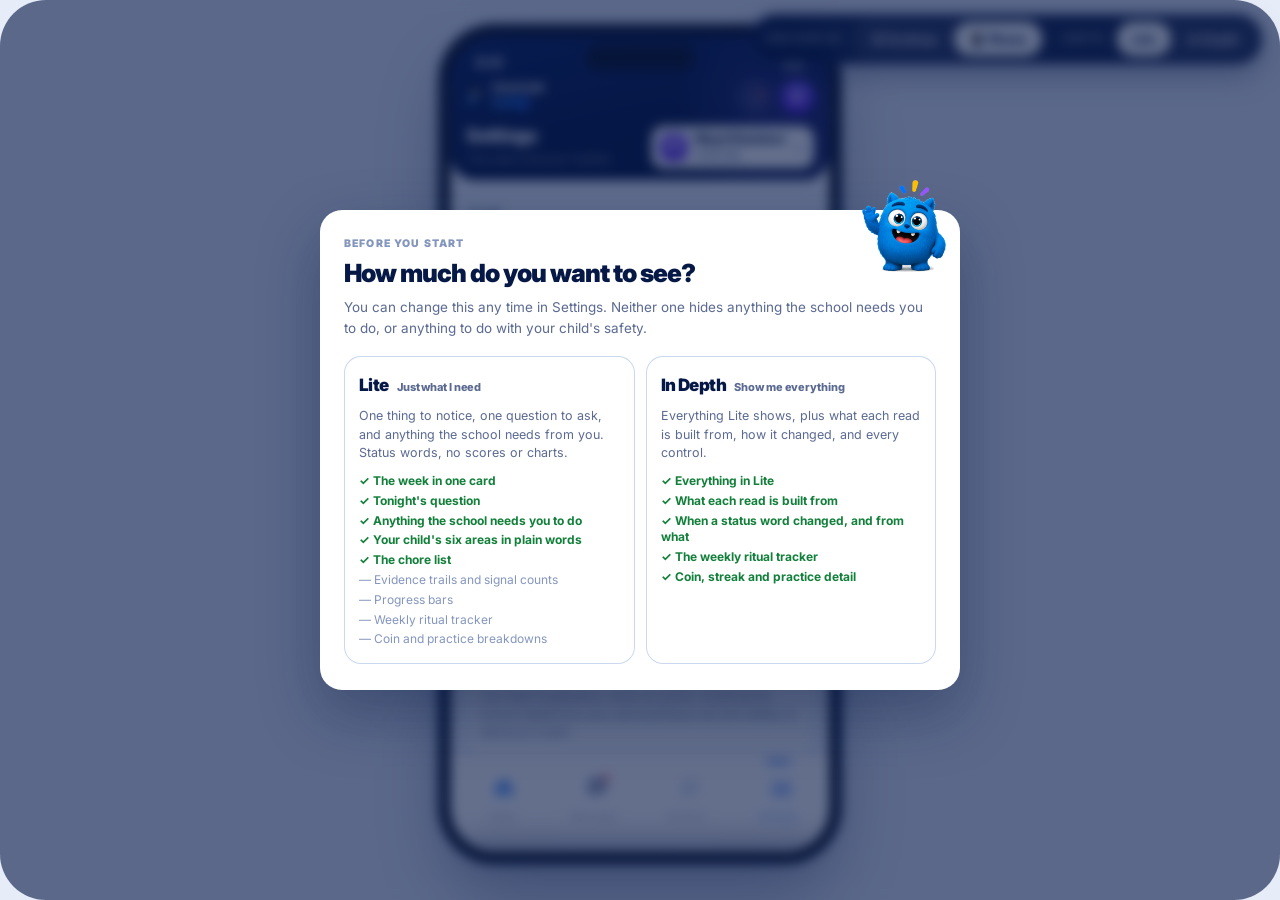
<file: settings.html>
<!doctype html>
<html lang="en"><head>
<meta charset="utf-8"><meta name="viewport" content="width=device-width,initial-scale=1">
<title>Settings · ClassCade Loop</title>
<link rel="preconnect" href="https://fonts.googleapis.com"><link rel="preconnect" href="https://fonts.gstatic.com" crossorigin>
<link href="https://fonts.googleapis.com/css2?family=Inter:wght@400;500;600;700;800;900&family=Baloo+2:wght@600;700;800&display=swap" rel="stylesheet">
<link rel="stylesheet" href="loop.css?v=132">
</head><body>
<div id="app"></div>
<script src="loop.data.js?v=132"></script>
<script src="loop.engine.js?v=132"></script>
<script src="loop.shell.js?v=132"></script>
<script>
const d = LOOP.child(ME);

function render(){
  if (document.body.classList.contains('sm')) return renderPhone();
  return renderDesktop();
}

function brandRow(){
  return `<div class="m-brand">
    <svg style="width:17px;height:17px" viewBox="0 0 24 24" aria-hidden="true"><g stroke-linecap="round" fill="none">
      <path d="M8 8.5 L18.5 4.2" stroke="#ffc425" stroke-width="4.2"/>
      <path d="M4.8 13 L14.8 10.4" stroke="#1172ff" stroke-width="4.2"/>
      <path d="M5.6 19 L12.6 17.2" stroke="#5cb0ff" stroke-width="4.2"/></g></svg>
    <span class="lock"><span class="cc">ClassCade</span><span class="lp">Loop</span></span>
    <span class="util"><a class="m-bell" href="messages.html">${ico('nav-notifications',20)}</a>
    <span class="m-me">${esc(PARENT.name[0])}</span></span></div>`;
}

function renderPhone(){
  document.body.classList.add('darktop');
  const p = LOOP.store.prefs();
  const tier = LOOP.store.tier();
  const kid = FAMILY.find(f=>f.id===ME) || FAMILY[0];

  $('#app').innerHTML = `
    <div class="m-dark">
      ${brandRow()}
      <div class="m-greetrow">
        <div><div class="m-greet">Settings</div>
        <div class="m-greet-sub">Your plan and your rhythm.</div></div>
        <div class="m-kidpill" id="kidmenu">
          <div class="av g1" style="width:28px;height:28px;border-radius:9px;font-size:12px">${esc(kid.label[0])}</div>
          <div style="min-width:0"><div class="nm">${esc(kid.label)}</div><div class="mt">${esc(kid.grade)}</div></div>
          <span class="cv">⌄</span>
        </div>
      </div>
    </div>

    <div class="m-light">
      <div class="m-secrow">Plan</div>
      <div class="s-card">
        <div style="display:flex;align-items:center;gap:13px">
          <div class="dim-ico lg" style="background:${tier==='connected'?'var(--school-bg)':'var(--home-bg)'};box-shadow:none">
            ${tier==='connected'?'🔗':'🏠'}</div>
          <div style="flex:1;min-width:0">
            <h4 style="font-size:16px;letter-spacing:-.03em">Loop ${esc(TIER_COPY[tier].name)}</h4>
            <p class="small muted" style="margin-top:2px">${esc(TIER_COPY[tier].price)}</p>
          </div>
        </div>
        <p class="small muted" style="margin-top:11px">${esc(TIER_COPY[tier].blurb)}</p>
        <button class="btn ${tier==='family'?'primary':'ghost'} sm block" style="margin-top:12px" id="flip">
          ${tier==='family'?'🔗 Connect a classroom':'Switch to Family'}</button>
      </div>

      <div class="m-secrow">How much you see</div>
      <div class="s-card">
        ${Object.keys(DEPTHS).map(k=>{const D=DEPTHS[k];const on=LOOP.store.depth()===k;return `
        <button class="dp-row ${on?'on':''}" data-setdepth="${k}">
          <span class="tick">✓</span>
          <span class="tx"><span class="lb">${esc(D.name)} — ${esc(D.tag)}</span>
            <span class="mt">${esc(D.blurb)}</span></span>
        </button>`}).join('')}
        <p class="tiny muted" style="margin-top:9px">Lite hides explanation, never an action. Anything the
          school needs from you, and anything to do with safety, is identical in both.</p>
      </div>

      <div class="m-secrow">The weekly ritual</div>
      <div class="s-card">
        ${row('Weekly read','One noticing, one thing to try, one question to ask.',
              `<select class="pick" data-pref="weeklyDay">${['Sunday','Saturday','Monday','Friday'].map(x=>`<option ${p.weeklyDay===x?'selected':''}>${x}</option>`).join('')}</select>`)}
        ${row('Daily 5-minute moment','One small idea, six days a week.',
              sw('dailyMoment',p.dailyMoment))}
        ${row('Never notify me about a single bad day','Loop waits for a pattern — 3+ signals, 2+ pointing the same way.',
              sw('quietUntilPattern',p.quietUntilPattern))}
        ${row('When Ms. Alvarez acknowledges something','A quiet confirmation. No badge, no count.',
              sw('teacherAlerts',p.teacherAlerts))}
      </div>

      <div class="m-secrow">Sharing</div>
      <div class="s-card">
        ${row('Send my observations to her teacher','One tap plus up to '+NOTE_CAP+' characters, always tagged to an area.',
              sw('shareWithSchool',p.shareWithSchool))}
        ${row('Language','Insights, prompts and the Ask library.',
              `<select class="pick" data-pref="language">${['English','Español','Tiếng Việt','中文','العربية'].map(x=>`<option ${p.language===x?'selected':''}>${x}</option>`).join('')}</select>`)}
      </div>

      <div class="m-secrow">Framework</div>
      <div class="s-card">
        <p class="small muted" style="margin-bottom:11px">${tier==='connected'
          ? 'Set by '+esc(d.poss)+' school. Loop shows their words for the six areas.'
          : 'No school connected, so Loop uses its own names.'}</p>
        <div class="st-row" style="border-top:0;padding-top:0">
          <div class="st-tx"><h5>${esc(LOOP.framework().name)}</h5>
            <p>${esc(LOOP.framework().source)} · ${DIMENSIONS.map(x=>esc(x.name)).join(' · ')}</p></div>
        </div>
        <select class="pick" id="fwPick" style="width:100%;margin-top:4px">
          ${Object.keys(FRAMEWORKS).map(k=>`<option value="${k}" ${LOOP.store.framework()===k?'selected':''}>${esc(FRAMEWORKS[k].name)}</option>`).join('')}
        </select>
        <p class="tiny muted" style="margin-top:9px">The six areas are structural — the signals and the
          maths don't change. Only the words do, so a school running its own habits framework sees its own
          language.</p>
      </div>

      <div class="m-secrow">Child privacy</div>
      <div class="s-card lockcard">
        <p class="small muted" style="margin-bottom:4px">These aren't preferences — they're why a child keeps telling
          the truth in the app. Shown here so you can see them, not change them.</p>
        ${lockRow('Loop collects nothing from '+esc(d.first)+' directly',
          'There is no child login and no child-facing screen. Everything comes from her classroom or from you.')}
        ${lockRow(esc(d.first)+' never sees a level, trend, or score',
          'Not hidden behind a toggle — never computed for a child at all.')}
      </div>

      <div class="m-secrow">Your data</div>
      <div class="s-card">
        ${row('Export everything','Every signal and observation, as JSON.','<button class="btn sm ghost" id="exp">Download</button>')}
        ${row('Reset this prototype','Clears everything. Seeded data returns.','<button class="btn sm" id="rst">Reset</button>')}
      </div>

      <details class="g-fold" style="margin-top:12px">
        <summary><span class="fi" style="background:var(--tint)">💬</span>Why Loop works this way</summary>
        <div class="fb">
          <p class="small" style="margin-bottom:9px">${esc(LANGUAGE.rule)}</p>
          <div>${LANGUAGE.use.map(w=>`<span class="chip good" style="margin:0 5px 5px 0">${esc(w)}</span>`).join('')}</div>
          <div style="margin-top:5px">${LANGUAGE.never.map(w=>`<span class="chip plain" style="margin:0 5px 5px 0;text-decoration:line-through;opacity:.55">${esc(w)}</span>`).join('')}</div>
          <p class="tiny muted" style="margin-top:11px">Prototype — no account, no server, nothing leaves this browser.</p>
        </div>
      </details>
    </div>`;
  wireTopline(); wire();
}

function row(title, sub, control){
  return `<div class="st-row"><div class="st-tx"><h5>${title}</h5><p>${sub}</p></div>${control}</div>`;
}
function sw(key, on){ return `<button class="sw ${on?'on':''}" data-toggle="${key}" role="switch" aria-checked="${!!on}" aria-label="${key}"></button>` }
/* A rule that cannot be changed must not look like a switch. */
function lockRow(title, sub){
  return `<div class="st-row lock"><span class="lk">🔒</span>
    <div class="st-tx"><h5>${title}</h5><p>${sub}</p></div>
    <span class="lk-tag">Always on</span></div>`;
}

function renderDesktop(){
  document.body.classList.remove('darktop');
  const p = LOOP.store.prefs();
  const tier = LOOP.store.tier();
  $('#app').innerHTML = `
    ${topline('Your plan, your rhythm, and the rules Loop will not let you turn off.', 'Settings')}
    <div class="dash">
      <div class="stack">

        <div class="card">
          <div class="sec-label">Plan</div>
          <div style="display:flex;align-items:center;gap:15px;flex-wrap:wrap">
            <div class="dim-ico lg" style="background:${tier==='connected'?'var(--school-bg)':'var(--home-bg)'};box-shadow:none">
              ${tier==='connected'?'🔗':'🏠'}</div>
            <div style="flex:1;min-width:180px">
              <h3>Loop ${esc(TIER_COPY[tier].name)}</h3>
              <p class="small muted" style="margin-top:3px">${esc(TIER_COPY[tier].price)} · ${esc(TIER_COPY[tier].blurb)}</p>
            </div>
            <button class="btn ${tier==='family'?'primary':'ghost'} sm" id="flip">
              ${tier==='family'?'🔗 Connect a classroom':'Switch to Family'}</button>
          </div>
          <p class="tiny muted" style="margin-top:12px">Priced per family, not per child. Connecting a classroom never changes the price — the school's ClassCade license covers it.</p>
        </div>

        <div class="card"><details class="fold-sec" ${wideScreen()?"open":""}><summary class="show-sm">The weekly ritual</summary>
          <div class="sec-label hide-sm">The weekly ritual</div>
          <div class="setrow">
            <div class="txt"><h5>Weekly read</h5>
              <p>One noticing, one thing to try, one question to ask. The anchor of the whole product.</p></div>
            <select class="pick" data-pref="weeklyDay">
              ${['Sunday','Saturday','Monday','Friday'].map(x=>`<option ${p.weeklyDay===x?'selected':''}>${x}</option>`).join('')}
            </select>
            <select class="pick" data-pref="weeklyTime">
              ${['7:00 AM','8:00 AM','9:00 AM','7:00 PM'].map(x=>`<option ${p.weeklyTime===x?'selected':''}>${x}</option>`).join('')}
            </select>
          </div>
          <div class="setrow">
            <div class="txt"><h5>Daily 5-minute moment</h5>
              <p>One small idea, six days a week. Turn it off and the weekly read still works.</p></div>
            <select class="pick" data-pref="dailyTime" ${p.dailyMoment?'':'disabled'}>
              ${['3:30 PM','4:30 PM','5:30 PM','7:30 PM'].map(x=>`<option ${p.dailyTime===x?'selected':''}>${x}</option>`).join('')}
            </select>
            <button class="sw ${p.dailyMoment?'on':''}" data-toggle="dailyMoment"></button>
          </div>
          <div class="setrow">
            <div class="txt"><h5>Never notify me about a single bad day</h5>
              <p>Loop waits for a pattern — 3+ signals, 2+ pointing the same way — before it tells you anything. Turning this off would let one rough Tuesday become a notification.</p></div>
            <button class="sw ${p.quietUntilPattern?'on':''}" data-toggle="quietUntilPattern"></button>
          </div>
          <div class="setrow">
            <div class="txt"><h5>When Ms. Alvarez acknowledges something</h5>
              <p>A quiet confirmation that she saw what you sent. No badge, no count.</p></div>
            <button class="sw ${p.teacherAlerts?'on':''}" data-toggle="teacherAlerts"></button>
          </div>
        </details></div>

        <div class="card" style="border-color:rgba(124,92,252,.35)">
          <div class="sec-label hide-sm" style="color:var(--child)">Child privacy · not configurable</div>
          <h4 style="margin-bottom:5px">Two rules Loop enforces for you.</h4>
          <p class="small muted" style="margin-bottom:6px">These aren't preferences. They're the reason a child will keep telling the truth in the app.</p>
          <div class="setrow">
            <div class="txt"><h5>🔒 Loop collects nothing from ${esc(d.first)} directly</h5>
              <p>There is no child login and no child-facing screen. Everything Loop knows comes from ${esc(d.poss)} classroom or from you — including anything ${esc(d.subj)} said, which you relay. There's no setting because there's no data path.</p></div>
            <button class="sw locked on" title="Enforced — cannot be changed" disabled></button>
          </div>
          <div class="setrow">
            <div class="txt"><h5>🔒 ${esc(d.first)} never sees a level, trend, or score</h5>
              <p>Not hidden behind a toggle — never computed for a child at all. If a child-facing surface is ever built, this is the rule it gets built under.</p></div>
            <button class="sw locked on" title="Enforced — cannot be changed" disabled></button>
          </div>
        </div>

        <div class="card"><details class="fold-sec" ${wideScreen()?"open":""}><summary class="show-sm">Sharing</summary>
          <div class="sec-label hide-sm">Sharing</div>
          <div class="setrow">
            <div class="txt"><h5>Send my observations to ${esc(d.poss)} teacher</h5>
              <p>Only what you explicitly send — one tap plus up to ${NOTE_CAP} characters, always tagged to an area. Turning this off makes Loop read-only from school.</p></div>
            <button class="sw ${p.shareWithSchool?'on':''}" data-toggle="shareWithSchool"></button>
          </div>
          <div class="setrow">
            <div class="txt"><h5>Language</h5><p>Insights, prompts and the Ask library.</p></div>
            <select class="pick" data-pref="language">
              ${['English','Español','Tiếng Việt','中文','العربية'].map(x=>`<option ${p.language===x?'selected':''}>${x}</option>`).join('')}
            </select>
          </div>
        </details></div>

        <div class="card"><details class="fold-sec" ${wideScreen()?"open":""}><summary class="show-sm">Your data</summary>
          <div class="sec-label hide-sm">Your data</div>
          <div class="setrow">
            <div class="txt"><h5>Export everything</h5>
              <p>Every signal, every observation, every insight — as JSON. No dark patterns on the way out.</p></div>
            <button class="btn sm ghost" id="exp">Download</button>
          </div>
          <div class="setrow">
            <div class="txt"><h5>Reset this prototype</h5>
              <p>Clears responses, observations, Boggie picks and preferences. Seeded data returns.</p></div>
            <button class="btn sm" id="rst">Reset</button>
          </div>
        </details></div>
      </div>

      <div class="rail">
        <div class="card" style="text-align:center">
          ${bog(LOOP.store.boggie(ME),'xl','ring')}
          <h4 style="margin-top:13px">${esc(BOGGIES[LOOP.store.boggie(ME)])}</h4>
          <p class="small muted" style="margin-top:4px">${esc(d.first)}’s Boggie from Showdown. Change it on My Kids.</p>
          <a class="link" href="kids.html">My Kids →</a>
        </div>
        <div class="card tinted">
          <div class="lbl" style="font-size:10.5px;font-weight:900;letter-spacing:.1em;text-transform:uppercase;color:var(--muted);margin-bottom:7px">Account</div>
          <p class="small"><strong>${esc(PARENT.name)}</strong><br>${FAMILY.length} children · ${esc(TIER_COPY[tier].name)} plan</p>
          <p class="tiny muted" style="margin-top:10px">Prototype — no account, no server, nothing leaves this browser.</p>
        </div>
      </div>
    </div>`;
  wireTopline(); wire();
}

function wire(){
  $$('[data-toggle]').forEach(b=>b.onclick=()=>{
    const k=b.dataset.toggle, p=LOOP.store.prefs();
    LOOP.store.setPref(k, !p[k]);
    if (k==='quietUntilPattern' && p[k]) toast('Careful — that’s the guardrail that stops one bad day becoming an alert.');
    render();
  });
  $$('[data-pref]').forEach(s=>s.onchange=()=>{ LOOP.store.setPref(s.dataset.pref, s.value); toast('Saved.') });
  $$('[data-setdepth]').forEach(b=>b.onclick=()=>{ LOOP.store.setDepth(b.dataset.setdepth);
    toast('Now showing '+DEPTHS[b.dataset.setdepth].name+'.'); setTimeout(()=>location.reload(),600) });
  const fw=$('#fwPick'); if(fw) fw.onchange=()=>{ LOOP.store.setFramework(fw.value);
    toast('Now showing '+FRAMEWORKS[fw.value].name+'.'); setTimeout(()=>location.reload(),700) };
  $('#flip').onclick = ()=>{ LOOP.store.setTier(LOOP.store.tier()==='family'?'connected':'family'); location.reload() };
  $('#exp').onclick = ()=>{
    const data = { child:ME, tier:LOOP.store.tier(), read:LOOP.read(ME), events:LOOP.events(ME),
                   responses:LOOP.store.responses(), prefs:LOOP.store.prefs() };
    const b = new Blob([JSON.stringify(data,null,2)], {type:'application/json'});
    const a = document.createElement('a');
    a.href = URL.createObjectURL(b); a.download = 'loop-export.json'; a.click();
    toast('Exported.');
  };
  $('#rst').onclick = ()=>{ LOOP.store.reset(); toast('Prototype reset.'); setTimeout(()=>location.reload(),700) };
}

mountApp('set');
render();
</script>
</body></html>
</file>
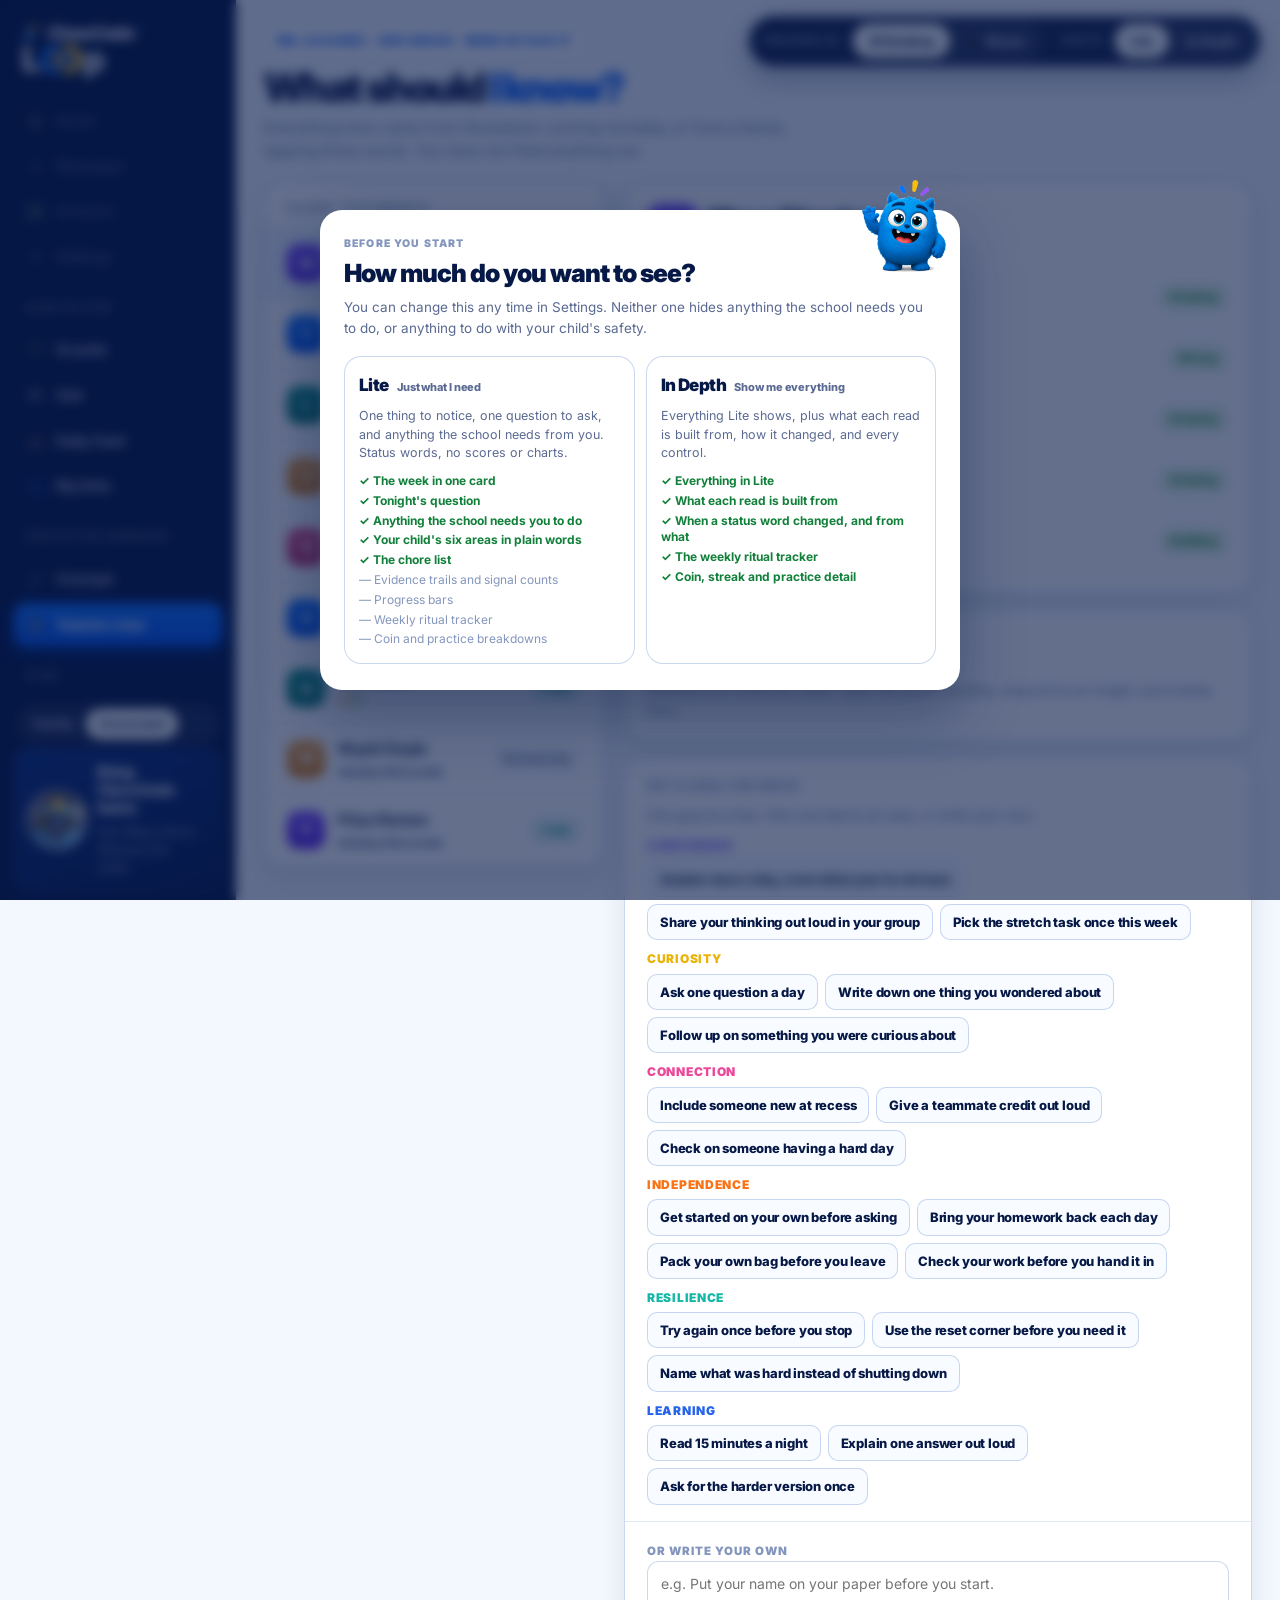
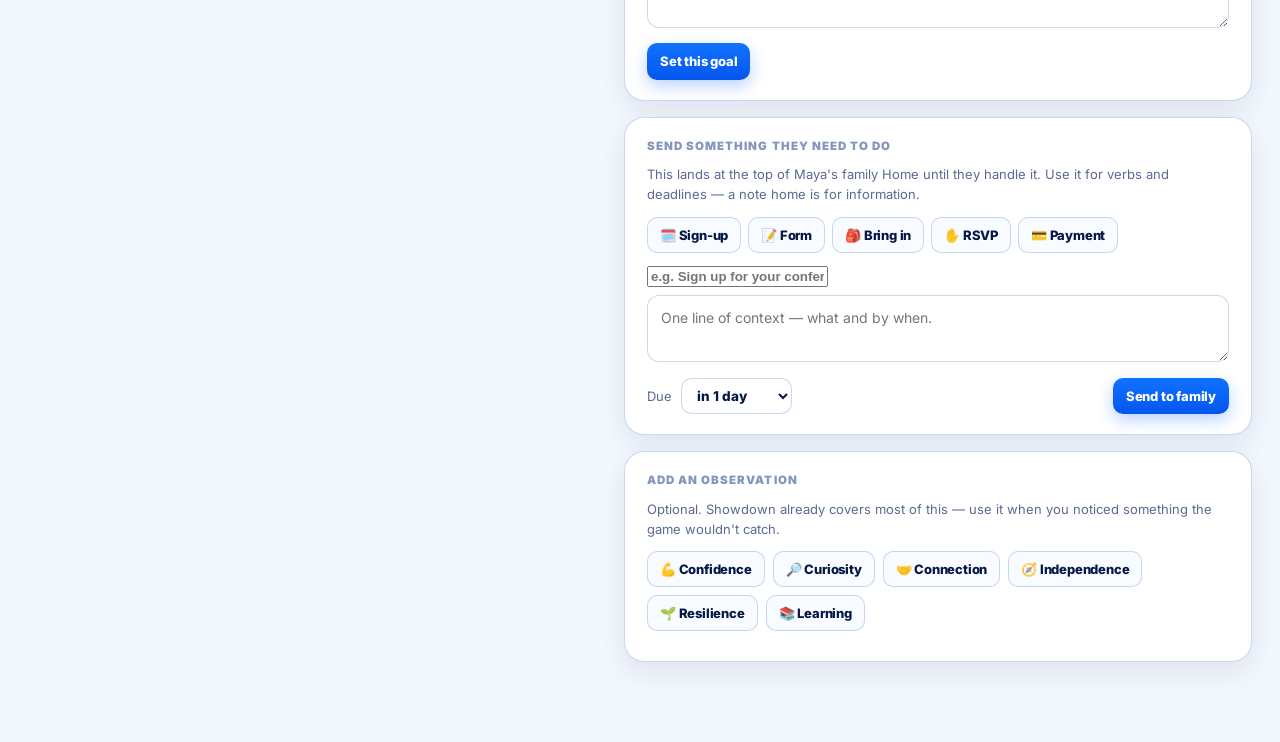
<file: teacher.html>
<!doctype html>
<html lang="en"><head>
<meta charset="utf-8"><meta name="viewport" content="width=device-width,initial-scale=1">
<title>Class view · ClassCade Loop</title>
<link rel="preconnect" href="https://fonts.googleapis.com"><link rel="preconnect" href="https://fonts.gstatic.com" crossorigin>
<link href="https://fonts.googleapis.com/css2?family=Inter:wght@400;500;600;700;800;900&display=swap" rel="stylesheet">
<link rel="stylesheet" href="loop.css?v=132">
<style>
  .t-layout{display:grid;grid-template-columns:340px 1fr;gap:20px;align-items:start}
  @media (max-width:900px){.t-layout{grid-template-columns:1fr}}
  .mini{display:flex;gap:3px}
  .mini span{font-size:12px;font-weight:900}
  .dot{width:8px;height:8px;border-radius:50%;background:var(--home);flex:none;box-shadow:0 0 0 3px var(--home-bg)}
</style>
</head><body>
<div class="wrap"><div id="app"></div></div>

<script src="loop.data.js?v=132"></script>
<script src="loop.engine.js?v=132"></script>
<script src="loop.shell.js?v=132"></script>
<script>
/* Delegated once on the document: goal buttons are re-created on every
   render, and per-element binding kept missing them. */
let flagKind = 'form';
document.addEventListener('click', e=>{
  const fk = e.target.closest('[data-flagkind]');
  if (fk){ flagKind = fk.dataset.flagkind;
    $$('[data-flagkind]').forEach(x=>x.classList.toggle('sel', x===fk));
    const lb=$('#flagLabel'); if(lb) lb.focus(); return }
  const fs = e.target.closest('[data-flagsend]');
  if (fs){
    const label=($('#flagLabel')||{}).value||'', detail=($('#flagDetail')||{}).value||'';
    if (label.trim().length<5){ toast('Give it a name a parent can act on.'); return }
    const n = +(($('#flagDue')||{}).value||3);
    const due = new Date((new Date(TODAY+'T00:00:00').getTime()) + n*864e5).toISOString().slice(0,10);
    LOOP.store.sendFlag({ id:'t'+Date.now(), s:fs.dataset.flagsend, from:TEACHER, kind:flagKind,
      d:TODAY, due:due, label:label.trim(), detail:detail.trim()||'Sent by '+TEACHER+'.' });
    toast('Sent — it sits at the top of their Home until they handle it.');
    render(); return }
  const set = e.target.closest('[data-goalset]');
  if (set){ LOOP.store.setGoal(set.dataset.goalset,
      { text:set.dataset.text, dim:set.dataset.dim, at:TODAY });
    toast('Goal set — the family sees it on their Home screen.'); render(); return }
  const own = e.target.closest('[data-goalown]');
  if (own){ const v=($('#goalOwn')||{}).value||'';
    if(v.trim().length<6){ toast('Write a few more words.'); return }
    LOOP.store.setGoal(own.dataset.goalown, { text:v.trim(), dim:null, at:TODAY });
    toast('Goal set.'); render(); return }
  const clr = e.target.closest('[data-goalclear],[data-goaledit]');
  if (clr){ LOOP.store.clearGoal(clr.dataset.goalclear || clr.dataset.goaledit); render() }
});

mountApp('teacher.html');
let sel = ME;

function render(){
  const tier = LOOP.store.tier();
  const app = $('#app');

  if (tier==='family'){
    app.innerHTML = `
      <div class="card" style="max-width:640px;margin:40px auto;text-align:center">
        <div style="font-size:34px">🏫</div>
        <h2 style="margin:10px 0 8px">There's no teacher surface on the Family plan.</h2>
        <p class="muted">Loop Family runs entirely on what a parent notices and what their child says. The teacher view only exists once a classroom is connected — which is the point: <strong>Loop never requires a school, and never creates work for one.</strong></p>
        <button class="btn primary" style="margin-top:16px" onclick="LOOP.store.setTier('connected');location.reload()">Switch to Connected</button>
      </div>`;
    return;
  }

  const cls = LOOP.classView(tier);
  const needs = cls.filter(c=>c.home.some(h=>!h.acked) || Object.values(c.read).some(x=>x.level==='watch'));

  app.innerHTML = `
    <div style="margin-bottom:20px">
      <div class="eyebrow" style="margin-bottom:10px">Ms. Alvarez · 3rd grade · Week of Aug 17</div>
      <h1>What should <span class="accent">I know?</span></h1>
      <p class="muted" style="margin-top:8px;max-width:62ch">Everything here came from Showdown running normally, or from a family tapping three words. You have not filled anything out.</p>
    </div>

    ${needs.length?`<div class="card" style="margin-bottom:18px;background:var(--tint)">
      <div class="sec-label">Worth a minute today</div>
      <div style="display:flex;gap:8px;flex-wrap:wrap">
        ${needs.map(c=>`<button class="btn sm" data-go="${c.student.id}">
          ${c.home.some(h=>!h.acked)?'💬 ':'⚠️ '}${esc(c.student.first)}</button>`).join('')}
      </div></div>`:''}

    <div class="t-layout">
      <div class="card flush">
        <div style="padding:16px 22px 10px"><div class="sec-label" style="margin:0">Class · ${cls.length} students</div></div>
        ${cls.map(rowFor).join('')}
      </div>
      <div id="detail"></div>
    </div>`;

  renderDetail();
  $$('[data-pick]').forEach(b=>b.onclick=()=>{ sel=b.dataset.pick; render() });
  $$('[data-go]').forEach(b=>b.onclick=()=>{ sel=b.dataset.go; render(); $('#detail').scrollIntoView({behavior:'smooth',block:'start'}) });
}

function rowFor(c){
  const moved = c.moved.slice(0,3);
  const unacked = c.home.filter(h=>!h.acked).length;
  return `
  <div class="list-row ${c.student.id===sel?'on':''}" data-pick="${c.student.id}">
    <div class="av ${c.student.av}">${c.student.first[0]}</div>
    <div style="flex:1;min-width:0">
      <div style="display:flex;align-items:center;gap:7px">
        <strong style="letter-spacing:-.02em">${esc(c.student.first)} ${esc(c.student.last)}</strong>
        ${unacked?'<span class="dot"></span>':''}
      </div>
      <div class="mini" style="margin-top:2px">
        ${moved.length? moved.map(x=>`<span class="trend ${LOOP.ARROW_CLASS[x.dir]}">${x.dim.emoji}${LOOP.ARROW[x.dir]}</span>`).join('')
          : '<span class="tiny muted">steady this week</span>'}
      </div>
    </div>
    ${c.student.linked?'<span class="chip home tiny">Loop</span>':'<span class="chip plain tiny">School only</span>'}
  </div>`;
}

function renderDetail(){
  const tier = LOOP.store.tier();
  const s = LOOP.child(sel);
  const r = LOOP.read(sel, tier);
  const home = s.linked ? LOOP.homeSignal(sel) : [];
  const moved = DIMENSIONS.map(d=>r[d.id]).filter(x=>!x.cold);

  $('#detail').innerHTML = `
    <div class="stack">
      <div class="card">
        <div class="card-head" style="align-items:center">
          <div class="av lg ${s.av}">${s.first[0]}</div>
          <div>
            <h2 style="margin:0">${esc(s.first)} ${esc(s.last)}</h2>
            <div class="tiny muted">${s.linked?`Family on Loop · ${esc(s.parent)}`:'Family has not joined Loop'}</div>
          </div>
        </div>
        <div style="margin-top:2px">${moved.map(x=>dimRow(x)).join('') || '<p class="muted small">Not enough signals yet this week.</p>'}</div>
      </div>

      ${s.linked ? homeCard(s, home) : `
      <div class="card tinted">
        <div class="sec-label">From home</div>
        <p class="small muted">${esc(s.first)}'s family isn't on Loop yet. ${esc(s.Subj)} still generates Showdown signals — you just don't get the other half of the picture.</p>
        <button class="btn sm ghost" style="margin-top:10px" data-invite="${s.id}">Send an invite home</button>
      </div>`}

      ${goalCard(s)}

      <div class="card">
        <div class="sec-label">Send something they need to do</div>
        <p class="small muted" style="margin-bottom:12px">This lands at the top of ${esc(s.first)}'s
          family Home until they handle it. Use it for verbs and deadlines — a note home is for information.</p>
        <div style="display:flex;gap:7px;flex-wrap:wrap;margin-bottom:11px">
          ${Object.keys(FLAG_KINDS).map(k=>`<button class="btn sm" data-flagkind="${k}">
            ${FLAG_KINDS[k].emoji} ${esc(FLAG_KINDS[k].label)}</button>`).join('')}
        </div>
        <input id="flagLabel" class="kc-in" style="text-transform:none;letter-spacing:0;font-weight:700"
          placeholder="e.g. Sign up for your conference" maxlength="70">
        <textarea class="note" id="flagDetail" style="margin-top:8px" maxlength="160"
          placeholder="One line of context — what and by when."></textarea>
        <div style="display:flex;gap:9px;align-items:center;margin-top:9px">
          <label class="small muted" for="flagDue">Due</label>
          <select class="pick" id="flagDue">
            ${[1,2,3,5,7,14].map(n=>`<option value="${n}">in ${n} day${n===1?'':'s'}</option>`).join('')}
          </select>
          <button class="btn primary sm" data-flagsend="${s.id}" style="margin-left:auto">Send to family</button>
        </div>
      </div>

      <div class="card">
        <div class="sec-label">Add an observation</div>
        <p class="small muted" style="margin-bottom:12px">Optional. Showdown already covers most of this — use it when you noticed something the game wouldn't catch.</p>
        <div style="display:flex;gap:8px;flex-wrap:wrap;margin-bottom:10px">
          ${DIMENSIONS.map(d=>`<button class="btn sm" data-dim="${d.id}">${d.emoji} ${esc(d.name)}</button>`).join('')}
        </div>
        <div id="tObs" style="display:none">
          <textarea class="note" maxlength="240" placeholder="One line. This goes home as context, not as a report."></textarea>
          <div style="display:flex;gap:8px;margin-top:8px">
            <button class="btn primary sm" id="tSend">Send to ${esc(s.first)}'s family</button>
            <button class="btn sm" id="tCancel">Cancel</button>
          </div>
        </div>
      </div>
    </div>`;

  wireDetail(s);
}

function homeCard(s, home){
  return `
  <div class="card" style="border-color:rgba(14,147,132,.32)">
    <div class="card-head">
      <div class="dim-ico" style="background:var(--home-bg);box-shadow:inset 0 0 0 1px rgba(14,147,132,.2)">🏠</div>
      <div><div class="sec-label" style="margin:0">Home insight</div>
      <h3>What ${esc(s.poss)} family is seeing</h3></div>
    </div>
    ${home.length ? home.map(h=>`
      <div class="src" style="align-items:flex-start">
        <div class="src-key home">${h.dim?esc(h.dim.name):'Noticed'}</div>
        <div class="src-body">
          <div>${h.emoji} ${esc(h.line)}</div>
          ${h.note?`<p class="small quote" style="margin-top:5px">&ldquo;${esc(h.note)}&rdquo;</p>`:''}
          <div style="margin-top:8px;display:flex;gap:8px;align-items:center">
            ${h.acked
              ? '<span class="chip good">✓ Acknowledged</span>'
              : `<button class="btn sm ghost" data-ack="${h.key}">Acknowledge</button>`}
            ${h.type==='talk'?'<span class="chip watch">Wants to talk</span>':''}
            ${h.type==='different'?'<span class="chip watch">Different at home</span>':''}
          </div>
        </div>
      </div>`).join('')
      : `<p class="small muted">Nothing from home this week. Open the parent surface, respond to an insight, and it lands here.</p>`}
  </div>`;
}

/* One goal per child. A teacher writes their own, or picks one already
   tied to an area so the goal and the read speak the same language. */
function goalCard(st){
  const g = LOOP.store.goals(st.id);
  if (g) return `
  <div class="card" style="border-color:rgba(124,92,252,.35)">
    <div class="sec-label" style="color:#6b4bd8">${esc(st.first)}'s goal</div>
    <h3 style="font-size:18px;line-height:1.3">${esc(g.text)}</h3>
    ${g.dim?`<p class="small muted" style="margin-top:6px">Tied to
      <strong style="color:${(DIMENSIONS.find(x=>x.id===g.dim)||{}).color}">${esc((DIMENSIONS.find(x=>x.id===g.dim)||{}).name)}</strong>
      · set ${esc(g.at)}</p>`:`<p class="small muted" style="margin-top:6px">Your own wording · set ${esc(g.at)}</p>`}
    <p class="tiny muted" style="margin-top:9px">${esc(st.first)}'s family sees this on their Home screen.</p>
    <div style="display:flex;gap:8px;margin-top:12px">
      <button class="btn sm ghost" data-goaledit="${st.id}">Change</button>
      <button class="btn sm" data-goalclear="${st.id}">Remove</button>
    </div>
  </div>`;
  return `
  <div class="card">
    <div class="sec-label">Set a goal for ${esc(st.first)}</div>
    <p class="small muted" style="margin-bottom:12px">One goal at a time. Pick one tied to an area, or write your own.</p>
    ${DIMENSIONS.filter(x=>GOAL_LIBRARY[x.id]).map(x=>`
      <div style="margin-bottom:10px">
        <div class="tiny" style="font-weight:900;letter-spacing:.06em;text-transform:uppercase;color:${x.color};margin-bottom:5px">${esc(x.name)}</div>
        <div style="display:flex;gap:7px;flex-wrap:wrap">
          ${GOAL_LIBRARY[x.id].map(t=>`<button class="btn sm" data-goalset="${st.id}" data-dim="${x.id}"
            data-text="${esc(t)}">${esc(t)}</button>`).join('')}
        </div>
      </div>`).join('')}
    <div class="hairline"></div>
    <label class="sec-label" for="goalOwn">Or write your own</label>
    <textarea class="note" id="goalOwn" maxlength="120" placeholder="e.g. Put your name on your paper before you start."></textarea>
    <button class="btn primary sm" style="margin-top:9px" data-goalown="${st.id}">Set this goal</button>
  </div>`;
}

function wireDetail(s){
  $$('[data-ack]').forEach(b=>b.onclick=()=>{ LOOP.store.ack(b.dataset.ack); toast('Acknowledged — the family sees that you saw it.'); render() });
  $$('[data-invite]').forEach(b=>b.onclick=()=>toast('Invite sent home. (Prototype — no email is actually sent.)'));
  let dim=null;
  $$('[data-dim]').forEach(b=>b.onclick=()=>{
    $$('[data-dim]').forEach(x=>x.classList.remove('sel')); b.classList.add('sel');
    dim=b.dataset.dim; $('#tObs').style.display='block'; $('#tObs textarea').focus();
  });
  const cancel=$('#tCancel'); if(cancel) cancel.onclick=()=>{ $('#tObs').style.display='none'; $$('[data-dim]').forEach(x=>x.classList.remove('sel')); dim=null };
  const send=$('#tSend'); if(send) send.onclick=()=>{
    const v=$('#tObs textarea').value.trim();
    if(!dim||!v){ toast('Pick a dimension and write one line.'); return }
    LOOP.store.addTeacher(s.id, dim, v);
    toast('Sent home as context — not as a report.');
    render();
  };
}

render();
</script>
</body></html>
</file>
<file: loop.css>
/* ClassCade Loop — shared shell
   Tokens sampled from the live classcade.com marketing site (Aug 2026). */

:root{
  /* ClassCade masterbrand */
  --ink:#061846;
  --ink-2:#07173f;
  --blue:#075dfa;
  --blue-grad:linear-gradient(#1172ff 0%, #0456ee 100%);
  --gold-grad:linear-gradient(#ffd547 0%, #ffc425 48%, #ffba12 100%);
  --gold:#ffc425;
  --muted:#5b6a92;
  --muted-2:#8496bd;
  --line:rgba(145,174,224,.48);
  --line-soft:rgba(145,174,224,.28);
  --card:#ffffff;
  --tint:#f8fbff;
  --page:#f3f7fe;
  --shadow:0 10px 28px rgba(6,24,70,.09);
  --shadow-lg:0 18px 48px rgba(6,24,70,.13);
  --radius:20px;

  /* Loop source colors — every insight is visibly sourced */
  --school:#075dfa;        /* Showdown / teacher */
  --school-bg:#eef4ff;
  --home:#0e9384;          /* parent observations */
  --home-bg:#e7f7f4;
  --child:#7c4dff;         /* child check-ins */
  --child-bg:#f1ecff;
  --good:#108b2f;
  --good-bg:#e9f8e9;
  --watch:#b4530a;
  --watch-bg:#fdf1e3;
}

*{box-sizing:border-box}
html,body{margin:0;padding:0}
body{
  font-family:Inter,ui-sans-serif,system-ui,-apple-system,"Segoe UI",sans-serif;
  background:var(--page);
  color:var(--ink);
  -webkit-font-smoothing:antialiased;
  font-size:15px;
  line-height:1.55;
}
h1,h2,h3,h4{margin:0;font-weight:900;letter-spacing:-.035em;line-height:1.08}
h1{font-size:40px;letter-spacing:-.055em;line-height:1.04}
h2{font-size:26px}
h3{font-size:19px;letter-spacing:-.028em}
h4{font-size:15px;letter-spacing:-.02em}
p{margin:0}
a{color:var(--blue);text-decoration:none;font-weight:800}
.accent{color:var(--blue)}
.muted{color:var(--muted)}
.small{font-size:13px}
.tiny{font-size:12px;letter-spacing:.01em}

/* ── top bar ───────────────────────────────────────── */
.bar{
  position:sticky;top:0;z-index:40;
  background:var(--ink);color:#fff;
  border-bottom:1px solid rgba(255,255,255,.08);
}
.bar-in{max-width:1120px;margin:0 auto;padding:11px 22px;display:flex;align-items:center;gap:18px}
.logo{display:flex;align-items:center;gap:9px;font-weight:900;letter-spacing:-.04em;font-size:19px;color:#fff}
.logo .cc{color:#fff}
.logo .cd{color:var(--gold)}
.logo .lp{
  margin-left:6px;padding:2px 9px;border-radius:999px;
  background:rgba(255,255,255,.1);box-shadow:inset 0 0 0 1px rgba(255,255,255,.16);
  font-size:12px;letter-spacing:.02em;color:#fff
}
.surfaces{display:flex;gap:4px;margin-left:6px}
.surfaces a{
  padding:7px 13px;border-radius:11px;font-size:13.5px;font-weight:800;
  color:rgba(255,255,255,.72)
}
.surfaces a:hover{background:rgba(255,255,255,.08);color:#fff}
.surfaces a.on{background:rgba(255,255,255,.13);color:#fff;box-shadow:inset 0 0 0 1px rgba(255,255,255,.14)}
.bar-right{margin-left:auto;display:flex;align-items:center;gap:12px}

/* tier toggle */
.tier{display:flex;align-items:center;gap:0;background:rgba(255,255,255,.08);border-radius:999px;padding:3px;box-shadow:inset 0 0 0 1px rgba(255,255,255,.13)}
.tier button{
  border:0;background:transparent;cursor:pointer;color:rgba(255,255,255,.7);
  font:inherit;font-size:12.5px;font-weight:800;padding:5px 12px;border-radius:999px;letter-spacing:-.01em
}
.tier button.on{background:#fff;color:var(--ink)}
.tier-label{font-size:11.5px;font-weight:800;letter-spacing:.08em;text-transform:uppercase;color:rgba(255,255,255,.45)}

/* ── layout ────────────────────────────────────────── */
.wrap{max-width:1120px;margin:0 auto;padding:26px 22px 90px}
.narrow{max-width:720px}
.stack{display:flex;flex-direction:column;gap:16px}
.row{display:flex;gap:16px}
.grid-2{display:grid;grid-template-columns:1fr 1fr;gap:16px}
.grid-3{display:grid;grid-template-columns:repeat(3,1fr);gap:14px}
.sidebar-layout{display:grid;grid-template-columns:1fr 330px;gap:20px;align-items:start}
@media (max-width:900px){
  .sidebar-layout,.grid-2,.grid-3{grid-template-columns:1fr}
  h1{font-size:30px}
  .surfaces a{padding:6px 9px;font-size:12.5px}
}

/* ── cards ─────────────────────────────────────────── */
.card{
  background:var(--card);border:1px solid var(--line);border-radius:var(--radius);
  box-shadow:var(--shadow);padding:20px 22px
}
.card.flush{padding:0;overflow:hidden}
.card.tinted{background:var(--tint)}
.card-head{display:flex;align-items:center;gap:10px;margin-bottom:12px}
.hairline{height:1px;background:var(--line-soft);margin:16px -22px}

/* eyebrow pill */
.eyebrow{
  display:inline-flex;align-items:center;gap:7px;padding:6px 13px;border-radius:999px;
  background:#fff;box-shadow:inset 0 0 0 1px rgba(7,93,250,.15);
  color:var(--blue);font-size:12px;font-weight:900;letter-spacing:.06em;text-transform:uppercase
}

/* chips */
.chip{
  display:inline-flex;align-items:center;gap:6px;padding:4px 11px;border-radius:999px;
  font-size:12px;font-weight:800;letter-spacing:-.01em;white-space:nowrap
}
.chip.school{background:var(--school-bg);color:var(--school);box-shadow:inset 0 0 0 1px rgba(7,93,250,.16)}
.chip.home{background:var(--home-bg);color:var(--home);box-shadow:inset 0 0 0 1px rgba(14,147,132,.18)}
.chip.child{background:var(--child-bg);color:var(--child);box-shadow:inset 0 0 0 1px rgba(124,77,255,.18)}
.chip.good{background:var(--good-bg);color:var(--good);box-shadow:inset 0 0 0 1px rgba(16,139,47,.16)}
.chip.watch{background:var(--watch-bg);color:var(--watch);box-shadow:inset 0 0 0 1px rgba(180,83,10,.16)}
.chip.plain{background:var(--tint);color:var(--muted);box-shadow:inset 0 0 0 1px var(--line-soft)}
.chip.gold{background:#fff6d9;color:#7a5a00;box-shadow:inset 0 0 0 1px rgba(255,196,37,.4)}

/* buttons */
.btn{
  display:inline-flex;align-items:center;justify-content:center;gap:8px;
  border:0;cursor:pointer;font:inherit;font-weight:800;font-size:14px;
  padding:11px 18px;border-radius:12px;letter-spacing:-.015em;
  background:var(--tint);color:var(--ink);box-shadow:inset 0 0 0 1px var(--line);
  transition:transform .08s ease
}
.btn:active{transform:translateY(1px)}
.btn.primary{background-image:var(--blue-grad);color:#fff;box-shadow:0 6px 16px rgba(7,93,250,.28)}
.btn.gold{background-image:var(--gold-grad);color:var(--ink-2);box-shadow:0 6px 16px rgba(255,186,18,.32)}
.btn.ghost{background:#fff;color:var(--blue);box-shadow:inset 0 0 0 1px var(--line)}
.btn.sm{padding:8px 13px;font-size:13px;border-radius:10px}
.btn.block{width:100%}
.btn[disabled]{opacity:.55;cursor:default}
.btn.sel{background:#fff;box-shadow:inset 0 0 0 2px var(--blue);color:var(--blue)}

/* ── dimension bits ────────────────────────────────── */
.dim-ico{
  width:38px;height:38px;border-radius:12px;display:grid;place-items:center;font-size:19px;
  background:var(--tint);box-shadow:inset 0 0 0 1px var(--line-soft);flex:none
}
.dim-ico.lg{width:48px;height:48px;font-size:24px;border-radius:14px}
.trend{font-weight:900;font-size:15px}
.trend.up{color:var(--good)}
.trend.flat{color:var(--muted-2)}
.trend.down{color:var(--watch)}

.meter{height:7px;border-radius:999px;background:#e9f0fb;overflow:hidden;box-shadow:inset 0 0 0 1px var(--line-soft)}
.meter i{display:block;height:100%;border-radius:999px;background-image:var(--blue-grad)}
.meter i.good{background-image:linear-gradient(#2fbf4d,#108b2f)}
.meter i.watch{background-image:linear-gradient(#f0a94a,#c96a12)}
.meter i.unknown{background-image:linear-gradient(#c9d6ec,#aebfdf)}

/* sourced evidence lines */
.src{display:flex;gap:11px;align-items:flex-start;padding:11px 0}
.src + .src{border-top:1px dashed var(--line-soft)}
.src-key{
  flex:none;width:82px;font-size:11.5px;font-weight:900;letter-spacing:.06em;text-transform:uppercase;
  padding-top:2px
}
.src-key.school{color:var(--school)}
.src-key.home{color:var(--home)}
.src-key.child{color:var(--child)}
.src-body{font-size:14.5px;line-height:1.5}
.quote{font-style:italic;color:var(--ink)}

/* callouts */
.callout{border-radius:14px;padding:14px 16px;background:var(--tint);box-shadow:inset 0 0 0 1px var(--line-soft)}
.callout .lbl{font-size:11.5px;font-weight:900;letter-spacing:.07em;text-transform:uppercase;color:var(--muted);margin-bottom:5px}
.callout.talk{background:#fff9e6;box-shadow:inset 0 0 0 1px rgba(255,196,37,.35)}
.callout.talk .lbl{color:#8a6400}
.callout.try{background:var(--home-bg);box-shadow:inset 0 0 0 1px rgba(14,147,132,.18)}
.callout.try .lbl{color:var(--home)}
.callout.why{background:var(--school-bg);box-shadow:inset 0 0 0 1px rgba(7,93,250,.14)}
.callout.why .lbl{color:var(--school)}

/* avatars */
.av{
  width:38px;height:38px;border-radius:12px;flex:none;display:grid;place-items:center;
  font-weight:900;font-size:14px;color:#fff;letter-spacing:-.02em;background-image:var(--blue-grad)
}
.av.lg{width:52px;height:52px;border-radius:15px;font-size:19px}
.av.g1{background-image:linear-gradient(#7c4dff,#5b21e8)}
.av.g2{background-image:linear-gradient(#0e9384,#087668)}
.av.g3{background-image:linear-gradient(#f0a94a,#d97a12)}
.av.g4{background-image:linear-gradient(#e8578a,#c62a63)}

/* upsell / connect */
.connect{
  border-radius:var(--radius);padding:20px 22px;color:#fff;
  background:linear-gradient(115deg,#0b2a72,#061846 60%);
  box-shadow:var(--shadow-lg);position:relative;overflow:hidden
}
.connect::after{
  content:"";position:absolute;right:-40px;top:-40px;width:190px;height:190px;border-radius:50%;
  background:radial-gradient(circle,rgba(255,196,37,.28),transparent 68%)
}
.connect h3{color:#fff}
.connect p{color:rgba(255,255,255,.76)}

.locked{opacity:.5;filter:grayscale(.35);pointer-events:none}

/* toast */
.toast{
  position:fixed;left:50%;bottom:26px;transform:translateX(-50%) translateY(14px);
  background:var(--ink);color:#fff;padding:12px 18px;border-radius:13px;font-weight:800;font-size:14px;
  box-shadow:var(--shadow-lg);opacity:0;transition:all .22s ease;pointer-events:none;z-index:80;max-width:88vw
}
.toast.show{opacity:1;transform:translateX(-50%) translateY(0)}

/* misc */
.sec-label{font-size:11.5px;font-weight:900;letter-spacing:.09em;text-transform:uppercase;color:var(--muted-2);margin-bottom:9px}
.list-row{display:flex;align-items:center;gap:13px;padding:13px 22px;border-top:1px solid var(--line-soft);cursor:pointer}
.list-row:first-child{border-top:0}
.list-row:hover{background:var(--tint)}
.list-row.on{background:var(--school-bg)}
.spacer{flex:1}
textarea.note{
  width:100%;border-radius:12px;border:1px solid var(--line);padding:11px 13px;font:inherit;font-size:14px;
  resize:vertical;min-height:64px;color:var(--ink);background:#fff
}
textarea.note:focus{outline:2px solid rgba(7,93,250,.35);outline-offset:1px}
.counter{font-size:12px;color:var(--muted-2);font-weight:700;text-align:right;margin-top:4px}

/* ── mobile chrome ─────────────────────────────────── */
@media (max-width:680px){
  .bar-in{flex-wrap:wrap;gap:10px;padding:10px 16px}
  .surfaces{order:3;width:100%;margin-left:0;overflow-x:auto;-webkit-overflow-scrolling:touch}
  .surfaces a{white-space:nowrap}
  .bar-right{margin-left:auto}
  .tier-label{display:none}
  .wrap{padding:20px 16px 70px}
  .card{padding:18px 16px}
  .hairline{margin:14px -16px}
  .src-key{width:64px;font-size:10.5px}
  .callout{padding:12px 13px}
}

/* ══ APP SHELL (sidebar) ═══════════════════════════════════════════ */
.app{display:grid;grid-template-columns:236px 1fr;min-height:100vh;align-items:start}
.side{
  position:sticky;top:0;height:100vh;overflow-y:auto;
  background:var(--ink);color:#fff;padding:20px 14px;display:flex;flex-direction:column;gap:6px
}
.side .brand{display:block;padding:4px 8px 18px}
.side .brand .cc{font-weight:900;font-size:17px;letter-spacing:-.04em}
.side .brand .cc i{font-style:normal;color:var(--gold)}
.side .brand .lp{
  display:block;font-weight:900;font-size:29px;letter-spacing:-.055em;line-height:1;margin-top:1px;
  background:linear-gradient(92deg,#4d9bff,#1172ff 45%,#7c5cfc);
  -webkit-background-clip:text;background-clip:text;color:transparent
}
.side nav{display:flex;flex-direction:column;gap:2px}
.side nav a,.side nav > span{
  display:flex;align-items:center;gap:11px;padding:10px 12px;border-radius:12px;
  font-size:14px;font-weight:800;color:rgba(255,255,255,.66);letter-spacing:-.015em
}
/* children of a nav item must never pick up the item's own box */
.side nav a .ic,.side nav a .gl,.side nav a .nlabel{
  padding:0;border-radius:0;background:none;box-shadow:none;font-size:inherit
}
.side nav a .gl{display:none}
body.sm .side nav a .gl{display:block}
.side nav a .ic{display:inline-block;width:19px;text-align:center;font-size:15px;flex:none}
.side nav a .nlabel{display:inline;color:inherit}
.side nav a:hover{background:rgba(255,255,255,.07);color:#fff}
.side nav a.on{background-image:var(--blue-grad);color:#fff;box-shadow:0 6px 16px rgba(7,93,250,.34)}
.side nav span{opacity:.34;cursor:default}
.side nav .ic{width:19px;text-align:center;font-size:15px}
.side-label{
  font-size:10.5px;font-weight:900;letter-spacing:.11em;text-transform:uppercase;
  color:rgba(255,255,255,.32);padding:16px 12px 6px
}
.side-promo{
  margin-top:auto;border-radius:16px;padding:15px;color:#fff;
  background:linear-gradient(160deg,#0d2f7d,#071a4d);box-shadow:inset 0 0 0 1px rgba(255,255,255,.1)
}
.side-promo h5{margin:0 0 6px;font-size:14.5px;font-weight:900;letter-spacing:-.02em;line-height:1.25}
.side-promo p{font-size:12.5px;color:rgba(255,255,255,.6);line-height:1.45}
.side .tier{margin:10px 4px 0}
.main{min-width:0;padding:26px 28px 80px}

/* greeting + child switcher */
.topline{display:flex;align-items:flex-start;gap:18px;flex-wrap:wrap;margin-bottom:20px}
.kidpick{
  margin-left:auto;display:flex;align-items:center;gap:11px;background:#fff;border:1px solid var(--line);
  border-radius:16px;padding:9px 14px;box-shadow:var(--shadow);cursor:pointer
}
.kidpick .meta{font-size:12.5px;color:var(--muted);font-weight:700}
.kidmenu{position:relative}
.kidmenu .drop{
  position:absolute;right:0;top:calc(100% + 7px);background:#fff;border:1px solid var(--line);
  border-radius:16px;box-shadow:var(--shadow-lg);padding:6px;min-width:250px;z-index:30;display:none
}
.kidmenu.open .drop{display:block}
.kidmenu .drop button{
  display:flex;align-items:center;gap:11px;width:100%;text-align:left;border:0;background:transparent;
  font:inherit;padding:9px 10px;border-radius:11px;cursor:pointer;color:var(--ink)
}
.kidmenu .drop button:hover{background:var(--tint)}

/* dashboard grid */
.dash{display:grid;grid-template-columns:minmax(0,1fr) 318px;gap:18px;align-items:start}

/* hero */
.hero-card{
  border-radius:var(--radius);padding:24px 26px;color:#fff;position:relative;overflow:hidden;
  background:linear-gradient(118deg,#0c2661,#061846 62%);box-shadow:var(--shadow-lg)
}
.hero-card::after{content:"";position:absolute;right:-70px;top:-70px;width:260px;height:260px;border-radius:50%;
  background:radial-gradient(circle,rgba(124,92,252,.32),transparent 68%)}
.hero-grid{position:relative;z-index:1;display:grid;grid-template-columns:minmax(0,1.15fr) minmax(0,1fr);gap:24px}
.hero-grid > *,.hero-side > *,.dash > *,.q-grid > *,.wl-row > *,.duo > *{min-width:0}
.hero-card h2{color:#fff;font-size:25px;line-height:1.18;margin-bottom:9px}
.hero-card p{color:rgba(255,255,255,.74);font-size:14.5px}
.hero-eyebrow{font-size:10.5px;font-weight:900;letter-spacing:.13em;text-transform:uppercase;color:rgba(255,255,255,.5);margin-bottom:11px}
.hero-side{display:grid;grid-template-columns:minmax(0,1fr) minmax(0,1fr);gap:14px}
.hero-src .hd{display:flex;align-items:center;gap:7px;font-size:11.5px;font-weight:900;letter-spacing:.07em;text-transform:uppercase;margin-bottom:7px}
.hero-src.s .hd{color:#7fb0ff}
.hero-src.h .hd{color:#5ee0cd}
.hero-src .stat{font-size:14.5px;font-weight:800;line-height:1.35;color:#fff;margin-bottom:9px}
.hero-quote{
  border-radius:13px;padding:10px 12px;background:rgba(255,255,255,.08);
  box-shadow:inset 0 0 0 1px rgba(255,255,255,.12);font-size:12.5px;line-height:1.45;color:rgba(255,255,255,.9)
}
.hero-quote .by{display:block;margin-top:5px;color:rgba(255,255,255,.5);font-weight:800;font-size:11.5px}

/* whole-learner row */
.wl-head{display:flex;align-items:center;gap:10px;margin:22px 0 11px}
.wl-row{display:grid;grid-template-columns:repeat(6,minmax(0,1fr));gap:11px}
.wl-card{
  background:#fff;border:1px solid var(--line);border-radius:16px;padding:14px 13px;
  box-shadow:var(--shadow);cursor:pointer;transition:transform .1s ease
}
.wl-card:hover{transform:translateY(-2px)}
.wl-card .tile{width:36px;height:36px;border-radius:11px;display:grid;place-items:center;font-size:17px;margin-bottom:9px}
.wl-card .nm{font-weight:900;font-size:13.5px;letter-spacing:-.025em}
.wl-card .st{font-size:12.5px;font-weight:800;margin-top:2px}
.wl-card .bar{height:5px;border-radius:999px;background:#eaf0fa;margin-top:9px;overflow:hidden}
.wl-card .bar i{display:block;height:100%;border-radius:999px}

/* two-up cards */
.duo{display:grid;grid-template-columns:1fr 1fr;gap:14px;margin-top:14px}
.mini-head{display:flex;align-items:center;gap:9px;margin-bottom:9px}
.mini-ico{width:32px;height:32px;border-radius:10px;display:grid;place-items:center;font-size:15px;flex:none}
.mini-lbl{font-size:10.5px;font-weight:900;letter-spacing:.11em;text-transform:uppercase;color:var(--muted)}
.donut{width:74px;height:74px;flex:none;border-radius:50%;display:grid;place-items:center;position:relative}
.donut span{font-size:15px;font-weight:900;letter-spacing:-.03em}

/* activity feed */
.feed{width:100%;border-collapse:collapse}
.feed td{padding:11px 8px;border-top:1px solid var(--line-soft);font-size:13.5px;vertical-align:middle}
.feed tr:first-child td{border-top:0}
.feed .dt{color:var(--muted-2);font-weight:800;font-size:12.5px;white-space:nowrap;width:66px}
.feed .sg{font-weight:800;white-space:nowrap}
.feed .who{color:var(--muted);font-size:12.5px;white-space:nowrap;text-align:right}
.coin{background:#fff6d9;color:#7a5a00;box-shadow:inset 0 0 0 1px rgba(255,196,37,.42);
  border-radius:999px;padding:3px 9px;font-size:11.5px;font-weight:900;white-space:nowrap}

/* right rail */
.rail{display:flex;flex-direction:column;gap:14px}
.rail .card{padding:17px 18px}
.rail .lbl{font-size:10.5px;font-weight:900;letter-spacing:.1em;text-transform:uppercase;margin-bottom:6px}
.rail h4{font-size:17px;letter-spacing:-.03em;margin-bottom:6px}
.rail p{font-size:13.5px;color:var(--muted);line-height:1.5}
.rail .link{display:inline-block;margin-top:10px;font-size:13px}

@media (max-width:1180px){
  .dash{grid-template-columns:1fr}
  .wl-row{grid-template-columns:repeat(3,minmax(0,1fr))}
}
@media (max-width:900px){
  .app{grid-template-columns:1fr}
  .side{position:static;height:auto;flex-direction:row;flex-wrap:wrap;align-items:center;gap:10px;padding:12px 16px}
  .side .brand{padding:0 6px 0 0}
  .side .brand .lp{font-size:20px;display:inline;margin-left:6px}
  .side .brand .cc{font-size:15px}
  .side nav{flex-direction:row;flex-wrap:wrap;gap:3px}
  .side nav a{padding:7px 10px;font-size:13px}
  .side-label{display:none}
  .side-promo{display:none}
  .side .tier{margin:0 0 0 auto}
  .main{padding:18px 16px 60px}
  .hero-grid{grid-template-columns:1fr}
  .hero-side{grid-template-columns:1fr}
  .dash{grid-template-columns:minmax(0,1fr)}
  .feed{display:block;overflow-x:auto}
  .duo{grid-template-columns:1fr}
  .wl-row{grid-template-columns:repeat(2,minmax(0,1fr))}
}

/* pages written before the shell keep their .wrap; neutralise its box here */
.main > .wrap{padding:0;max-width:none;margin:0}

/* ══ CONVERSATION STARTERS ═════════════════════════════════════════ */
.starters{
  border-radius:var(--radius);border:1px solid var(--line);background:#fff;
  box-shadow:var(--shadow);padding:22px 24px;margin-top:16px;position:relative;overflow:hidden
}
.starters::before{
  content:"";position:absolute;left:0;top:0;bottom:0;width:5px;
  background:linear-gradient(#7c5cfc,#075dfa 55%,#14b8a6)
}
.starters .strike{
  display:inline-block;text-decoration:line-through;text-decoration-thickness:2px;
  text-decoration-color:rgba(180,83,10,.55);color:var(--muted-2)
}
.q-card{
  border-radius:16px;padding:16px 17px;background:var(--tint);
  box-shadow:inset 0 0 0 1px var(--line);display:flex;flex-direction:column;gap:9px
}
.q-card.grounded{background:#fff;box-shadow:inset 0 0 0 1.5px rgba(7,93,250,.28),0 6px 18px rgba(6,24,70,.07)}
.q-card .qq{font-size:16.5px;font-weight:800;letter-spacing:-.025em;line-height:1.35}
.q-card .because{
  font-size:12.5px;font-weight:800;color:var(--school);background:var(--school-bg);
  border-radius:10px;padding:7px 10px;line-height:1.4
}
.q-card .because.home{color:var(--home);background:var(--home-bg)}
.q-card .whyq{font-size:12.5px;color:var(--muted);line-height:1.5}
.q-card .followq{font-size:12.5px;font-weight:800;color:var(--ink)}
.q-card .acts{display:flex;gap:7px;margin-top:2px}
.q-hero{
  border-radius:18px;padding:20px 22px;background:var(--tint);
  box-shadow:inset 0 0 0 1.5px rgba(7,93,250,.22);display:flex;flex-direction:column;gap:11px
}
.q-hero .qq{font-size:22px;font-weight:900;letter-spacing:-.035em;line-height:1.28}
.q-hero .because{align-self:flex-start}
.q-hero .because.plain{color:var(--muted);background:#fff;box-shadow:inset 0 0 0 1px var(--line)}
.q-hero .followq{font-size:13.5px}
.q-hero .acts{display:flex;gap:9px;margin-top:3px;flex-wrap:wrap}
.q-hero.done .qq{opacity:.5;text-decoration:line-through;text-decoration-color:var(--muted-2)}
@media(max-width:900px){
  .q-hero{padding:16px}
  .q-hero .qq{font-size:19px}
  .q-hero .acts{flex-direction:column}
  .q-hero .acts .btn{width:100%}
}
.q-card.done{opacity:.55}
.q-card.done .qq{text-decoration:line-through;text-decoration-color:var(--muted-2)}

/* ══ BRAND LOCKUP ══════════════════════════════════════════════════ */
.brand{display:block;padding:2px 8px 18px;text-decoration:none}
.brand-top{display:flex;align-items:center;gap:7px}
.brand-top .spark{width:19px;height:19px;flex:none}
.brand-top .cc{
  font-family:'Baloo 2',Inter,sans-serif;font-weight:800;font-size:19px;
  letter-spacing:-.035em;line-height:1;color:#fff
}
.brand-top .tm{font-size:8px;font-weight:800;color:rgba(255,255,255,.5);align-self:flex-start;margin-top:1px}
.brand-loop{display:flex;align-items:center;gap:0;margin-top:1px;line-height:1}
.brand-loop .ltr{
  font-family:'Baloo 2',Inter,sans-serif;font-weight:800;font-size:34px;
  letter-spacing:-.05em;color:#fff;line-height:.9
}
.brand-loop .inf{height:31px;width:53px;flex:none;margin:0 -4px}
/* light-surface variant */
.brand.on-light .brand-top .cc,.brand.on-light .brand-loop .ltr{color:var(--ink)}
.brand.on-light .brand-top .tm{color:var(--muted-2)}

/* ══ BOGGIES ═══════════════════════════════════════════════════════ */
.bog{border-radius:50%;flex:none;display:inline-block;object-fit:cover;vertical-align:middle;
  box-shadow:0 3px 10px rgba(6,24,70,.16)}
.bog.ring{box-shadow:0 3px 10px rgba(6,24,70,.16),0 0 0 2px #fff}
.bog-xs{width:26px;height:26px}
.bog-sm{width:38px;height:38px}
.bog-md{width:56px;height:56px}
.bog-lg{width:84px;height:84px}
.bog-xl{width:120px;height:120px}
.side-promo{display:flex;gap:12px;align-items:center}
.side-promo .txt{min-width:0}

/* ══ APP / WEB VIEW TOGGLE ═════════════════════════════════════════ */
.viewtoggle{
  position:fixed;top:16px;right:20px;z-index:120;display:flex;align-items:center;gap:9px;
  background:rgba(6,24,70,.94);border-radius:999px;padding:5px 5px 5px 15px;
  box-shadow:0 10px 28px rgba(6,24,70,.34),inset 0 0 0 1px rgba(255,255,255,.16);
  backdrop-filter:blur(10px)
}
.viewtoggle .vt-label{
  font-size:10.5px;font-weight:900;letter-spacing:.11em;text-transform:uppercase;
  color:rgba(255,255,255,.5);white-space:nowrap
}
.viewtoggle .vt-group{display:flex;gap:2px;background:rgba(255,255,255,.09);border-radius:999px;padding:3px}
.viewtoggle button{
  border:0;background:transparent;cursor:pointer;color:rgba(255,255,255,.72);
  font:inherit;font-size:13px;font-weight:800;padding:7px 15px;border-radius:999px;letter-spacing:-.015em;
  transition:background .14s,color .14s
}
.viewtoggle button:hover{color:#fff}
.viewtoggle button.on{background:#fff;color:var(--ink);box-shadow:0 2px 6px rgba(6,24,70,.28)}

/* phone frame */
body.appview{background:#e6ecf8;padding:0}
body.appview .app{
  /* min-height:100vh on the base .app rule beats `height`, which stretched the
     "phone" to the full browser window and sliced its bottom off. */
  min-height:0;
  /* Always a real phone's dimensions, then scaled to fit — capping height
     alone made the frame squat in a short browser window. Scaling keeps the
     layout at a true 392px so the preview matches an actual handset. */
  width:392px;height:844px;margin:36px auto;grid-template-columns:1fr;
  transform:scale(var(--pscale,1));transform-origin:top center;
  margin-bottom:calc(36px + (var(--pscale,1) - 1) * 844px);
  border-radius:46px;overflow:hidden;position:relative;background:var(--page);
  box-shadow:0 0 0 11px #0a1226,0 0 0 13px #26355c,0 34px 70px rgba(6,24,70,.4)
}
body.appview .main{
  padding:0 16px 96px;height:100%;overflow-y:auto;-webkit-overflow-scrolling:touch;
  padding-top:52px
}

/* status bar */
.statusbar{
  display:none;position:absolute;top:0;left:0;right:0;height:44px;z-index:20;
  align-items:flex-end;justify-content:space-between;padding:0 26px 7px;
  font-size:13px;font-weight:800;color:var(--ink);
  background:linear-gradient(var(--page) 62%,rgba(243,247,254,0))
}
body.appview .statusbar{display:flex}
.statusbar .notch{
  position:absolute;left:50%;transform:translateX(-50%);top:9px;
  width:112px;height:26px;border-radius:999px;background:#0a1226
}

/* sidebar becomes a bottom tab bar */
body.appview .side{
  position:absolute;bottom:0;left:0;right:0;top:auto;height:auto;
  flex-direction:row;justify-content:space-around;align-items:center;
  padding:9px 6px 22px;gap:0;border-radius:0;z-index:30;
  box-shadow:0 -8px 24px rgba(6,24,70,.18)
}
body.appview .side .brand,
body.appview .side .side-label,
body.appview .side .side-promo,
body.appview .side .tier,
body.appview .side nav:nth-of-type(2){display:none}
body.appview .side nav{flex-direction:row;justify-content:space-around;width:100%;gap:0}
body.appview .side nav a,body.appview .side nav span{
  flex-direction:column;gap:3px;padding:5px 4px;font-size:10px;letter-spacing:-.01em;border-radius:12px;flex:1;
  text-align:center;align-items:center
}
body.appview .side nav a.on{background:transparent;color:#fff;box-shadow:none}
body.appview .side nav a.on .ic{
  background:var(--blue);border-radius:11px;box-shadow:0 5px 14px rgba(7,93,250,.5)
}
body.appview .side nav .ic{width:30px;height:22px;line-height:22px;font-size:14px;transition:background .12s}
body.appview .side nav span{display:flex}
/* app view: single column everywhere */
body.appview .dash,body.appview .t-layout{grid-template-columns:1fr}
body.appview .wl-row{grid-template-columns:repeat(3,minmax(0,1fr));gap:8px}
body.appview .q-grid,body.appview .duo,body.appview .grid-2,body.appview .grid-3,
body.appview .hero-grid,body.appview .hero-side,body.appview .concern-grid,body.appview .arch{
  grid-template-columns:1fr}
body.appview h1{font-size:25px}
body.appview .hero-card{padding:18px}
body.appview .card,body.appview .starters{padding:16px}
body.appview .topline{margin-bottom:14px}
body.appview .kidpick{margin-left:0;width:100%}
body.appview .kidmenu{width:100%;margin-top:12px}
body.appview .side nav a.notab{display:none}   /* five tabs, not seven */

/* ══ SETTINGS ══════════════════════════════════════════════════════ */
.setrow{display:flex;align-items:flex-start;gap:14px;padding:14px 0;border-top:1px solid var(--line-soft)}
.setrow:first-of-type{border-top:0}
.setrow .txt{flex:1;min-width:0}
.setrow .txt h5{margin:0 0 3px;font-size:14.5px;font-weight:900;letter-spacing:-.02em}
.setrow .txt p{font-size:12.5px;color:var(--muted);line-height:1.5}
.sw{
  width:46px;height:27px;border-radius:999px;border:0;cursor:pointer;flex:none;position:relative;
  background:#dbe4f4;box-shadow:inset 0 0 0 1px var(--line);transition:background .16s
}
.sw::after{content:"";position:absolute;top:3px;left:3px;width:21px;height:21px;border-radius:50%;
  background:#fff;box-shadow:0 2px 5px rgba(6,24,70,.28);transition:transform .16s}
.sw.on{background-image:var(--blue-grad);box-shadow:none}
.sw.on::after{transform:translateX(19px)}
.sw.locked{background:#e9f0fb;cursor:not-allowed;opacity:.85}
.sw.locked.on{background-image:linear-gradient(#9fb6dd,#8aa3cf)}
select.pick{
  border:1px solid var(--line);border-radius:11px;padding:8px 11px;font:inherit;font-size:13.5px;
  font-weight:800;background:#fff;color:var(--ink);cursor:pointer
}

/* app-view "More" sheet — keeps My Kids and Messages reachable behind a 5-tab bar */
.sheet-bd{
  position:absolute;inset:0;background:rgba(6,24,70,.45);backdrop-filter:blur(2px);
  z-index:40;opacity:0;pointer-events:none;transition:opacity .18s
}
.sheet-bd.open{opacity:1;pointer-events:auto}
.sheet{
  position:absolute;left:0;right:0;bottom:0;z-index:41;background:#fff;
  max-height:82%;overflow-y:auto;
  border-radius:26px 26px 0 0;padding:10px 16px 26px;
  box-shadow:0 -14px 40px rgba(6,24,70,.3);
  transform:translateY(102%);transition:transform .24s cubic-bezier(.3,.8,.35,1)
}
.sheet.open{transform:translateY(0)}
.sheet .grab{width:42px;height:4px;border-radius:999px;background:#d6e0f2;margin:4px auto 14px}
.sheet a,.sheet .srow{
  display:flex;align-items:center;gap:13px;padding:11px 12px;border-radius:14px;
  font-weight:800;font-size:15px;color:var(--ink);text-decoration:none;letter-spacing:-.02em
}
.sheet a:active{background:var(--tint)}
.sheet .ic{width:26px;text-align:center;font-size:17px}
.sheet .sec{font-size:10.5px;font-weight:900;letter-spacing:.11em;text-transform:uppercase;color:var(--muted-2);padding:12px 12px 4px}

/* keep the top-right view toggle from colliding with the child switcher */
@media (min-width:901px){ .topline{padding-right:158px} }
body.appview .topline{padding-right:0}

/* the More sheet only exists inside the phone frame */
.sheet,.sheet-bd{display:none}
body.appview .sheet,body.appview .sheet-bd{display:block}

/* ══ MOBILE: PRIORITY, NOT JUST STACKING ═══════════════════════════
   The desktop rail holds the two most actionable things on the page
   (Today's Focus, Add from home). Stacking naively buries both under
   ~2000px of reading. So on small screens the two columns dissolve
   (display:contents) and every block re-orders by usefulness. */
@media (max-width:900px){
  .dash{display:flex;flex-direction:column;gap:14px}
  .dash > .stack,.dash > .rail,.dash > div{display:contents}
  .mo-1{order:1}.mo-2{order:2}.mo-3{order:3}.mo-4{order:4}.mo-5{order:5}
  .mo-6{order:6}.mo-7{order:7}.mo-8{order:8}.mo-9{order:9}.mo-10{order:10}
  .dash > .stack > *,.dash > .rail > *,.dash > div > *{margin-bottom:0}
  .starters{margin-top:0}
}
body.appview .dash{display:flex;flex-direction:column;gap:14px}
body.appview .dash > .stack,body.appview .dash > .rail,body.appview .dash > div{display:contents}
body.appview .mo-1{order:1}body.appview .mo-2{order:2}body.appview .mo-3{order:3}
body.appview .mo-4{order:4}body.appview .mo-5{order:5}body.appview .mo-6{order:6}
body.appview .mo-7{order:7}body.appview .mo-8{order:8}body.appview .mo-9{order:9}
body.appview .mo-10{order:10}
body.appview .starters{margin-top:0}

/* ── swipeable Whole Learner ──────────────────────────────────────
   Six cards in a 2-wide grid costs three rows of scroll. One
   horizontal swipe costs none, and it's the pattern a phone user
   already knows. */
@media (max-width:900px){
  .wl-row{
    display:flex;overflow-x:auto;scroll-snap-type:x mandatory;gap:10px;
    margin:0 -16px;padding:2px 16px 8px;-webkit-overflow-scrolling:touch;
    scrollbar-width:none
  }
  .wl-row::-webkit-scrollbar{display:none}
  .wl-row > .wl-card{min-width:138px;scroll-snap-align:start}
  .wl-head{margin:4px 0 9px}
}
body.appview .wl-row{
  display:flex;overflow-x:auto;scroll-snap-type:x mandatory;gap:10px;
  margin:0 -16px;padding:2px 16px 8px;scrollbar-width:none
}
body.appview .wl-row::-webkit-scrollbar{display:none}
body.appview .wl-row > .wl-card{min-width:138px;scroll-snap-align:start}

/* ── feed becomes cards ───────────────────────────────────────────
   A six-column table has never worked at 375px. */
@media (max-width:900px){
  .feed,.feed tbody,.feed tr,.feed td{display:block;width:auto}
  .feed tr{
    border-top:1px solid var(--line-soft);padding:12px 0;position:relative;
    display:grid;grid-template-columns:24px 1fr auto;gap:3px 9px;align-items:center
  }
  .feed tr:first-child{border-top:0}
  .feed td{padding:0;border:0}
  .feed td:nth-child(2){grid-row:1;grid-column:1}
  .feed td.sg{grid-row:1;grid-column:2}
  .feed td:nth-child(6){grid-row:1;grid-column:3;text-align:right}
  .feed td.muted{grid-row:2;grid-column:2/4;font-size:13px}
  .feed td.dt{grid-row:3;grid-column:2/4;font-size:11.5px}
  .feed td.who{display:none}
}

/* ── fold: secondary content, closed on small screens ─────────────
   Used only where the content is genuinely supporting material —
   never for anything a parent came to the page to read. */
.fold{border-radius:14px;background:var(--tint);box-shadow:inset 0 0 0 1px var(--line-soft);margin-top:12px}
.fold > summary{
  cursor:pointer;list-style:none;padding:12px 15px;font-size:12.5px;font-weight:900;
  letter-spacing:.07em;text-transform:uppercase;color:var(--muted);
  display:flex;align-items:center;gap:8px
}
.fold > summary::-webkit-details-marker{display:none}
.fold > summary::after{content:"⌄";margin-left:auto;font-size:15px;transition:transform .16s}
.fold[open] > summary::after{transform:rotate(180deg)}
.fold > summary:hover{color:var(--ink)}
.fold .foldbody{padding:0 15px 14px}
.fold .foldbody ul{margin:0;padding-left:18px;line-height:1.7}

/* ── touch targets ────────────────────────────────────────────────── */
@media (max-width:900px){
  .btn.sm{padding:10px 14px;font-size:13.5px}
  .concern{padding:14px}
  .q-card .acts .btn{width:100%}
}

/* flex items default to min-width:auto, so a horizontally-scrolling child
   makes its parent max-content wide. Pin them to the column. */
@media (max-width:900px){ .dash > div > *{min-width:0;max-width:100%} }
body.appview .dash > div > *{min-width:0;max-width:100%}

/* per-question fold: the question stays, the reasoning tucks away */
.qfold{margin-top:2px}
.qfold > summary{
  cursor:pointer;list-style:none;font-size:11.5px;font-weight:900;letter-spacing:.06em;
  text-transform:uppercase;color:var(--muted-2);padding:4px 0;display:flex;align-items:center;gap:6px
}
.qfold > summary::-webkit-details-marker{display:none}
.qfold > summary::after{content:"⌄";transition:transform .16s}
.qfold[open] > summary::after{transform:rotate(180deg)}
.qfold .qb{padding-top:4px;display:flex;flex-direction:column;gap:7px}

/* ── small-screen sidebar, defined last so it wins the cascade ────── */
@media (max-width:900px){
  .side{
    position:sticky;top:0;z-index:60;height:auto;
    flex-direction:row;flex-wrap:wrap;align-items:center;gap:8px;padding:10px 14px
  }
  .side .brand{padding:0;margin-right:4px}
  .side .brand-top .cc{font-size:14px}
  .side .brand-top .spark{width:15px;height:15px}
  .side .brand-loop .ltr{font-size:22px}
  .side .brand-loop .inf{height:21px;width:36px;margin:0 -3px}
  .side-promo{display:none}
  .side-label{display:none}
  .side nav{flex-direction:row;flex-wrap:nowrap;overflow-x:auto;gap:2px;flex:1;scrollbar-width:none}
  .side nav::-webkit-scrollbar{display:none}
  .side nav a{padding:7px 10px;font-size:12.5px;white-space:nowrap}
  .side nav.mainnav{order:3;width:100%;flex-basis:100%}
  .side .tier{margin:0 0 0 auto;order:2}
}
body.appview .side{position:absolute;flex-wrap:nowrap}
body.appview .side nav.mainnav{order:0;width:100%;overflow:visible}

/* on a phone the top-right corner belongs to the app, not to a dev control */
@media (max-width:900px){
  .viewtoggle{top:auto;bottom:16px;right:14px}
  body.appview .viewtoggle{bottom:16px;right:14px}
}

/* ══ MOBILE PASS 2 ═════════════════════════════════════════════════
   The phone is the primary surface, so chrome and browsable detail
   both have to get out of the way of the one thing a parent came for. */
.hide-sm{display:initial}
.show-sm{display:none}

@media (max-width:900px){
  .hide-sm{display:none !important}
  .show-sm{display:block !important}

  /* header: one scrollable row, not two stacked ones */
  .side{
    flex-wrap:nowrap;overflow-x:auto;gap:7px;padding:9px 12px;
    scrollbar-width:none;align-items:center
  }
  .side::-webkit-scrollbar{display:none}
  .side .brand{flex:0 0 auto;position:sticky;left:0;z-index:2;
    background:var(--ink);padding-right:9px;margin-right:-2px}
  .side nav{flex:0 0 auto;overflow:visible;width:auto}
  .side nav.mainnav{order:0;flex-basis:auto;width:auto}
  .side nav a{padding:6px 9px;font-size:12.5px}
  .side .tier{order:9;flex:0 0 auto;margin:0}
  .side .tier button{padding:5px 11px;font-size:12px}

  /* greeting: tighter, and the child pill sits with it */
  .topline{gap:9px;margin-bottom:14px;align-items:center}
  .topline h1{font-size:21px;letter-spacing:-.04em}
  .topline p{font-size:13px;margin-top:3px !important}
  .kidpick{padding:7px 11px;border-radius:13px;gap:9px}
  .kidpick .av{width:30px;height:30px;border-radius:9px;font-size:12px}
  .kidpick .meta{font-size:11.5px}

  /* hero: headline + evidence only */
  .hero-card{padding:17px}
  .hero-card h2{font-size:21px}
  .hero-quote{padding:8px 10px;font-size:12px}

  /* chip rows go two-up instead of one-per-line */
  .card [data-obs],.card [data-dim],.card [data-type]{
    flex:1 1 calc(50% - 4px);justify-content:flex-start;min-width:0
  }
  .card [data-obs]{white-space:normal;text-align:left;line-height:1.3}

  /* coins: a line, not a dial */
  .donut{width:52px;height:52px}
  .donut > div{width:38px !important;height:38px !important}
  .donut span{font-size:12px}
}

@media (max-width:900px){
  /* a returning user does not need a two-line greeting every day, and the
     child pill already names the child the subtitle was naming */
  .topline h1{font-size:20px;letter-spacing:-.035em}
  .topline h1 .show-sm{display:inline !important}
  .topline > div:first-child > p{display:none}
  .topline{margin-bottom:12px}
  /* two short buttons fit side by side */
  .q-hero .acts{flex-direction:row;gap:8px}
  .q-hero .acts .btn{width:auto;flex:1 1 0;padding:10px 8px;font-size:12.5px;white-space:nowrap}
  /* section headers keep their link on the same line */
  .wl-head{gap:8px}
  .wl-head h3{font-size:16px}
  .wl-head .small{font-size:12.5px;white-space:nowrap}
}
@media (max-width:900px){ .btn .show-sm{display:inline !important} }

/* grid items default to min-width:auto, so the scrolling nav strip was
   widening the page instead of scrolling inside itself */
.app > *{min-width:0}

/* section-level fold used on Settings — invisible on desktop */
.fold-sec > summary{
  cursor:pointer;list-style:none;font-size:11.5px;font-weight:900;letter-spacing:.09em;
  text-transform:uppercase;color:var(--muted-2);padding:2px 0 10px;display:flex;align-items:center;gap:8px
}
.fold-sec > summary::-webkit-details-marker{display:none}
.fold-sec > summary::after{content:"⌄";margin-left:auto;font-size:15px;transition:transform .16s}
.fold-sec[open] > summary::after{transform:rotate(180deg)}

@media (max-width:900px){
  /* header rows with trailing controls wrap instead of pushing the page wide */
  .wl-head{flex-wrap:wrap}
  .wl-head > div:last-child{flex-wrap:wrap;display:flex;gap:6px}
  /* wide reference tables scroll inside their card */
  table.map{display:block;overflow-x:auto;white-space:nowrap}
  .flow{grid-template-columns:1fr}
  .conn{display:none}
}

@media (max-width:900px){
  /* nothing may size itself from its content and widen the page */
  .grid-2 > *,.grid-3 > *,.stack > *,.rail > *,.card{min-width:0}
  #bogRow{flex-wrap:wrap}
}

/* ══ APP VIEW INHERITS THE PHONE RULES ═════════════════════════════
   A media query reads the browser viewport, not the 392px frame, so the
   phone preview would otherwise render desktop layout at phone width. */
body.appview .hide-sm{display:none !important}
body.appview .show-sm{display:block !important}
body.appview .btn .show-sm,
body.appview .topline h1 .show-sm{display:inline !important}
body.appview .topline{gap:9px;margin-bottom:12px;align-items:center;padding-right:0}
body.appview .topline h1{font-size:20px;letter-spacing:-.035em}
body.appview .topline > div:first-child > p{display:none}
body.appview .kidpick{padding:7px 11px;border-radius:13px;gap:9px;width:100%}
body.appview .kidpick .av{width:30px;height:30px;border-radius:9px;font-size:12px}
body.appview .kidpick .meta{font-size:11.5px}
body.appview .hero-card{padding:17px}
body.appview .hero-card h2{font-size:21px}
body.appview .hero-quote{padding:8px 10px;font-size:12px}
body.appview .card [data-obs],
body.appview .card [data-dim],
body.appview .card [data-type]{flex:1 1 calc(50% - 4px);justify-content:flex-start;min-width:0}
body.appview .card [data-obs]{white-space:normal;text-align:left;line-height:1.3}
body.appview .q-hero{padding:16px}
body.appview .q-hero .qq{font-size:19px}
body.appview .q-hero .acts{flex-direction:row;gap:8px}
body.appview .q-hero .acts .btn{width:auto;flex:1 1 0;padding:10px 8px;font-size:12.5px;white-space:nowrap}
body.appview .wl-head{flex-wrap:wrap;gap:8px}
body.appview .wl-head h3{font-size:16px}
body.appview .wl-head .small{font-size:12.5px;white-space:nowrap}
body.appview .wl-head > div:last-child{flex-wrap:wrap;display:flex;gap:6px}
body.appview .donut{width:52px;height:52px}
body.appview .donut > div{width:38px !important;height:38px !important}
body.appview .donut span{font-size:12px}
body.appview .grid-2 > *,body.appview .grid-3 > *,
body.appview .stack > *,body.appview .rail > *,body.appview .card{min-width:0}
body.appview table.map{display:block;overflow-x:auto;white-space:nowrap}
body.appview .feed,body.appview .feed tbody,body.appview .feed tr,body.appview .feed td{display:block;width:auto}
body.appview .feed tr{
  border-top:1px solid var(--line-soft);padding:12px 0;
  display:grid;grid-template-columns:24px 1fr auto;gap:3px 9px;align-items:center
}
body.appview .feed tr:first-child{border-top:0}
body.appview .feed td{padding:0;border:0}
body.appview .feed td:nth-child(2){grid-row:1;grid-column:1}
body.appview .feed td.sg{grid-row:1;grid-column:2}
body.appview .feed td:nth-child(6){grid-row:1;grid-column:3;text-align:right}
body.appview .feed td.muted{grid-row:2;grid-column:2/4;font-size:13px}
body.appview .feed td.dt{grid-row:3;grid-column:2/4;font-size:11.5px}
body.appview .feed td.who{display:none}

/* ══════════════════════════════════════════════════════════════════
   PHONE (body.sm) — a mobile design, not a narrow desktop one.
   Three structural changes do most of the work: navigation moves to
   the thumb, cards stop floating, and the title behaves like a title
   bar instead of a headline.
   ══════════════════════════════════════════════════════════════════ */

/* ── 1 · navigation lives at the bottom ──────────────────────────── */
body.sm .side{
  position:fixed;bottom:0;left:0;right:0;top:auto;height:auto;width:auto;
  flex-direction:row;justify-content:space-around;align-items:center;
  padding:7px 6px calc(7px + env(safe-area-inset-bottom));
  gap:0;border-radius:0;overflow:visible;z-index:60;
  background:rgba(6,24,70,.94);backdrop-filter:blur(14px);
  box-shadow:0 -1px 0 rgba(255,255,255,.09)
}
body.sm .side .brand,
body.sm .side .side-label,
body.sm .side .side-promo,
body.sm .side .tier,
body.sm .side nav:not(.mainnav){display:none}
body.sm .side nav.mainnav{
  display:flex;flex-direction:row;justify-content:space-around;
  width:100%;gap:0;overflow:visible;order:0
}
body.sm .side nav a{
  flex:1;flex-direction:column;align-items:center;gap:2px;
  padding:4px 2px;font-size:10px;letter-spacing:-.01em;border-radius:0;
  color:rgba(255,255,255,.5);text-align:center;background:none;box-shadow:none
}
body.sm .side nav a.notab{display:none}
/* emoji don't survive being greyed out — they just look muddy. Keep every
   icon at full colour and signal the active tab with the label and a dot. */
body.sm .side nav a .ic{
  width:auto;height:20px;line-height:20px;font-size:18px;
  filter:none;opacity:.85;transition:opacity .14s,transform .14s
}
body.sm .side nav a{position:relative}
body.sm .side nav a.on{color:#fff;background:none;box-shadow:none}
body.sm .side nav a.on .ic{opacity:1;transform:translateY(-1px)}
body.sm .side nav a.on::after{
  content:"";position:absolute;bottom:-3px;left:50%;transform:translateX(-50%);
  width:16px;height:3px;border-radius:999px;background:var(--gold)
}

/* ── 2 · a real title bar, not a headline ────────────────────────── */
.mobilebar{
  display:none;position:fixed;top:0;left:0;right:0;z-index:55;height:52px;
  background:rgba(243,247,254,.82);backdrop-filter:blur(16px) saturate(1.5);
  border-bottom:1px solid transparent;
  opacity:0;transform:translateY(-6px);transition:opacity .18s,transform .18s,border-color .18s;
  pointer-events:none
}
body.sm .mobilebar{display:block}
body.sm.scrolled .mobilebar{opacity:1;transform:none;border-bottom-color:var(--line);pointer-events:auto}
.mb-in{display:flex;align-items:center;gap:8px;height:100%;padding:0 16px;max-width:520px;margin:0 auto}
.mb-title{font-weight:900;font-size:16px;letter-spacing:-.03em}
.mb-kid{font-size:12.5px;font-weight:800;color:var(--muted)}
body.appview .mobilebar{position:absolute;top:44px}
body.appview.scrolled .mobilebar{transform:none}

/* the large title scrolls away like an iOS large title */
body.sm .topline h1{font-size:29px;letter-spacing:-.045em}
body.sm .topline{padding-top:6px}

/* ── 3 · cards stop floating ─────────────────────────────────────
   Drop shadows and 20px radii on a white card over a tinted page is a
   desktop dashboard idiom. Phones use inset-grouped: flat, hairline,
   tighter radius, no lift. */
body.sm .card,body.sm .starters,body.sm .connect,body.sm .hero-card,body.sm .big-ask{
  box-shadow:none;border-radius:16px
}
body.sm .card,body.sm .starters,body.sm .big-ask{
  border:1px solid var(--line-soft);padding:15px 16px
}
body.sm .wl-card{box-shadow:none;border:1px solid var(--line-soft);border-radius:14px}
body.sm .kidpick{box-shadow:none;border:1px solid var(--line-soft)}
body.sm .q-hero{box-shadow:inset 0 0 0 1.5px rgba(7,93,250,.2)}
body.sm .starters::before{border-radius:16px 0 0 16px}
body.sm .dash{gap:11px}
body.sm .main{padding:calc(12px + env(safe-area-inset-top)) 16px 96px}
body.sm .btn.primary,body.sm .btn.gold{box-shadow:none}

/* ── 4 · rows behave like rows ───────────────────────────────────── */
body.sm .wl-head .small,body.sm .rail .link{
  display:inline-flex;align-items:center;gap:4px;font-size:13px
}
body.sm .fold > summary,body.sm .fold-sec > summary{padding:13px 15px;font-size:12px}
body.sm .fold{border-radius:14px}
body.sm .btn{border-radius:11px}
body.sm .btn.sm{padding:10px 13px}

/* the prototype view toggle is a dev control — on a phone it moves into the
   More sheet rather than floating over the tab bar */
body.sm:not(.appview) .viewtoggle{display:none}
body.appview .viewtoggle{position:fixed;top:14px;right:18px;bottom:auto}

/* sheet works on mobile web too, not only inside the phone frame */
body.sm .sheet,body.sm .sheet-bd{display:block}
body.sm:not(.appview) .sheet,body.sm:not(.appview) .sheet-bd{position:fixed}
body.sm:not(.appview) .sheet{padding-bottom:calc(26px + env(safe-area-inset-bottom))}
/* the sheet's inline toggles read on white */
.sheet .tier button.on{background:#fff;color:var(--ink) !important;box-shadow:0 1px 3px rgba(6,24,70,.18)}
.sheet #sheetTier{background:#eef3fb;box-shadow:inset 0 0 0 1px var(--line)}
.sheet #sheetTier button{color:var(--muted)}
/* the sheet must sit above the tab bar, and clear it */
body.sm .sheet-bd{z-index:65}
body.sm .sheet{z-index:70}
body.sm:not(.appview) .sheet{padding-bottom:calc(24px + env(safe-area-inset-bottom))}
body.appview .sheet{z-index:70}
body.appview .sheet-bd{z-index:65}

/* sourced evidence: a left label column costs half the line width on a
   phone, so the label sits above the text instead */
body.sm .src{display:block;padding:11px 0}
body.sm .src-key{width:auto;margin-bottom:4px;font-size:10.5px}
body.sm .src-body{font-size:14px}
body.sm .conference .src-key,body.sm #conference .src-key{width:auto}

/* body.sm is true inside the App frame too, so its fixed tab bar would
   escape the phone and span the browser window. Re-anchor it to the frame. */
body.sm.appview .side{
  position:absolute;left:0;right:0;bottom:0;top:auto;
  padding:7px 6px 20px;border-radius:0 0 36px 36px
}
body.sm.appview .mobilebar{position:absolute;top:44px;left:0;right:0}
body.sm.appview .main{padding:calc(52px + 8px) 16px 92px}

/* ══════════════════════════════════════════════════════════════════
   PHONE COMPOSITION
   Not the desktop layout reflowed — a different arrangement of the same
   data. Section headers live in the page flow, not as uppercase chips
   inside boxes; one panel carries the week; everything else is a row.
   ══════════════════════════════════════════════════════════════════ */
body.sm{font-size:16px}
body.sm .m-wrap{display:block}

/* the large title */
body.sm .m-top{display:flex;align-items:center;gap:12px;padding:4px 0 18px}
body.sm .m-hi{font-size:27px;font-weight:900;letter-spacing:-.045em;line-height:1.1}
body.sm .m-kid{
  margin-left:auto;display:flex;align-items:center;gap:8px;background:#fff;
  border:1px solid var(--line-soft);border-radius:999px;padding:5px 12px 5px 5px;cursor:pointer
}
body.sm .m-kid .nm{font-size:13.5px;font-weight:800;letter-spacing:-.02em}

/* section headers sit in the flow, sentence case, outside the content */
body.sm .m-sec{
  display:flex;align-items:baseline;gap:8px;margin:26px 3px 10px;
  font-size:15px;font-weight:900;letter-spacing:-.03em;color:var(--ink)
}
body.sm .m-sec .sub{font-size:13px;font-weight:700;color:var(--muted-2);letter-spacing:-.01em}
body.sm .m-sec a{margin-left:auto;font-size:13.5px;font-weight:800}

/* the week: one full-bleed panel, not a card among cards */
body.sm .m-week{
  margin:0 -16px;border-radius:0;padding:24px 16px 22px;color:#fff;position:relative;overflow:hidden;
  background:linear-gradient(150deg,#0c2661,#061846 65%)
}
body.sm .m-week::after{
  content:"";position:absolute;right:-60px;top:-70px;width:250px;height:250px;border-radius:50%;
  background:radial-gradient(circle,rgba(124,92,252,.3),transparent 68%)
}
body.sm .m-week > *{position:relative;z-index:1}
body.sm .m-week .lead{font-size:12.5px;font-weight:800;color:rgba(255,255,255,.5);letter-spacing:-.01em}
body.sm .m-week h2{font-size:25px;line-height:1.22;letter-spacing:-.04em;margin:7px 0 18px;color:#fff}
body.sm .m-ev{display:flex;gap:11px;align-items:flex-start;padding:9px 0}
body.sm .m-ev + .m-ev{border-top:1px solid rgba(255,255,255,.09)}
body.sm .m-ev .ico{font-size:15px;width:20px;flex:none;line-height:1.5}
body.sm .m-ev .tx{font-size:14.5px;line-height:1.45;color:rgba(255,255,255,.9)}
body.sm .m-ev .tx b{color:#fff;font-weight:800}
body.sm .m-ev.quote .tx{font-style:italic}
body.sm .m-week .btn{width:100%;margin-top:16px;padding:14px;font-size:15px}

/* the question: big, unadorned, the point of the screen */
body.sm .m-q{background:#fff;border:1px solid var(--line-soft);border-radius:18px;padding:18px 17px}
body.sm .m-q .prov{
  display:inline-flex;gap:6px;font-size:12.5px;font-weight:800;line-height:1.35;
  color:var(--school);margin-bottom:11px
}
body.sm .m-q .prov.home{color:var(--home)}
body.sm .m-q .qq{font-size:21px;font-weight:900;letter-spacing:-.035em;line-height:1.3}
body.sm .m-q .then{font-size:14px;color:var(--muted);margin-top:10px;line-height:1.45}
body.sm .m-q .acts{display:flex;gap:9px;margin-top:15px}
body.sm .m-q .acts .btn{flex:1;padding:12px 8px;font-size:13.5px}

/* rows: the mobile idiom for everything secondary */
body.sm .m-row{
  display:flex;align-items:center;gap:13px;padding:15px 16px;background:#fff;
  border:1px solid var(--line-soft);border-radius:16px;text-decoration:none;color:var(--ink);
  margin-bottom:9px
}
body.sm .m-row:active{background:var(--tint)}
body.sm .m-row .ric{
  width:38px;height:38px;border-radius:12px;flex:none;display:grid;place-items:center;font-size:18px
}
body.sm .m-row .rtx{flex:1;min-width:0}
body.sm .m-row .rtitle{font-size:15px;font-weight:800;letter-spacing:-.025em;line-height:1.3}
body.sm .m-row .rsub{font-size:13px;color:var(--muted);line-height:1.4;margin-top:2px}
body.sm .m-row .chev{color:var(--muted-2);font-weight:900;font-size:18px;flex:none}
body.sm .m-row.tall{align-items:flex-start}
body.sm .m-row.tall .ric{margin-top:1px}

/* growth carousel */
/* wide enough to read, in a carousel that shows three and a bit — the peek
   is what tells you the rest are there */
body.sm .m-growth{
  display:flex;gap:9px;overflow-x:auto;scroll-snap-type:x mandatory;
  margin:0 -16px;padding:2px 16px 6px;scrollbar-width:none;-webkit-overflow-scrolling:touch
}
body.sm .m-growth::-webkit-scrollbar{display:none}
body.sm .m-gcard{
  flex:0 0 auto;width:108px;scroll-snap-align:start;
  background:#fff;border:1px solid var(--line-soft);border-radius:14px;padding:12px 11px 13px
}
body.sm .m-gcard .tile{width:32px;height:32px;border-radius:10px;display:grid;place-items:center;font-size:16px;margin-bottom:9px}
body.sm .m-gcard .nm{font-size:12.5px;font-weight:900;letter-spacing:-.028em;line-height:1.2}
body.sm .m-gcard .st{font-size:11.5px;font-weight:900;margin-top:3px;line-height:1.2}
body.sm .m-gcard .bar{height:4px;border-radius:999px;background:#eaf0fa;margin-top:9px;overflow:hidden;width:100%}
body.sm .m-gcard .bar i{display:block;height:100%;border-radius:999px}

/* chips */
body.sm .m-chips{display:flex;gap:8px;flex-wrap:wrap}
body.sm .m-chips button{
  flex:1 1 calc(50% - 4px);min-width:0;text-align:left;border:1px solid var(--line-soft);
  background:#fff;border-radius:14px;padding:12px 13px;font:inherit;font-size:13.5px;font-weight:800;
  color:var(--ink);cursor:pointer;letter-spacing:-.02em;line-height:1.3
}
body.sm .m-chips button:active{background:var(--tint)}
body.sm .m-note{font-size:12.5px;color:var(--muted-2);line-height:1.5;margin:12px 3px 0}
/* rows are often <a>, which inherits the global link weight of 800 —
   that made every subtitle read as bold */
body.sm .m-row{font-weight:500}
body.sm .m-row .rsub{font-weight:500}
body.sm .m-row .rtitle{font-weight:800}

/* ══ PHONE · dark header zone ══════════════════════════════════════
   The hero doesn't float on a light page — the whole top of the screen
   is a navy zone that bleeds to the edges, and the light content starts
   underneath it. That single move is most of the "app" feeling. */
body.sm .m-dark{
  margin:0 -16px 0;padding:calc(9px + env(safe-area-inset-top)) 16px 14px;
  background:linear-gradient(168deg,#0b2360 0%,#061846 62%);
  border-radius:0 0 26px 26px;position:relative;overflow:hidden
}
body.sm .m-dark::after{
  content:"";position:absolute;right:-70px;top:-40px;width:230px;height:230px;border-radius:50%;
  background:radial-gradient(circle,rgba(124,92,252,.26),transparent 70%)
}
body.sm .m-dark > *{position:relative;z-index:1}
body.appview.sm .m-dark{padding-top:46px}

/* brand + utilities row */
body.sm .m-brand{display:flex;align-items:center;gap:10px;margin-bottom:13px}
body.sm .m-brand .lock{display:flex;flex-direction:column;line-height:1}
body.sm .m-brand .cc{font-family:'Baloo 2',Inter,sans-serif;font-weight:800;font-size:12.5px;letter-spacing:-.03em;color:#fff}
body.sm .m-brand .lp{
  font-family:'Baloo 2',Inter,sans-serif;font-weight:800;font-size:19px;letter-spacing:-.05em;
  background:linear-gradient(92deg,#4d9bff,#1172ff 48%,#7c5cfc);
  -webkit-background-clip:text;background-clip:text;color:transparent;margin-top:-1px
}
body.sm .m-brand .util{margin-left:auto;display:flex;align-items:center;gap:11px}
body.sm .m-bell{
  position:relative;width:34px;height:34px;border-radius:999px;display:grid;place-items:center;
  background:rgba(255,255,255,.09);box-shadow:inset 0 0 0 1px rgba(255,255,255,.13);
  font-size:15px;text-decoration:none
}
body.sm .m-bell .dot{
  position:absolute;top:5px;right:5px;width:9px;height:9px;border-radius:999px;
  background:#ff4d4f;box-shadow:0 0 0 2px #0b2360
}
body.sm .m-me{width:34px;height:34px;border-radius:999px;display:grid;place-items:center;
  font-weight:900;font-size:13px;color:#fff;background:linear-gradient(#7c5cfc,#5b21e8)}

/* greeting on dark */
body.sm .m-greetrow{display:flex;align-items:center;gap:10px}
body.sm .m-greetrow > div:first-child{min-width:0;flex:1}
body.sm .m-greet{font-size:19px;font-weight:900;letter-spacing:-.042em;line-height:1.18;color:#fff;white-space:nowrap}
body.sm .m-greet-sub{font-size:12px;color:rgba(255,255,255,.6);margin-top:2px;white-space:nowrap;
  overflow:hidden;text-overflow:ellipsis}
body.sm .m-kidpill{
  display:flex;align-items:center;gap:8px;background:#fff;border-radius:13px;
  padding:6px 9px;cursor:pointer;flex:none;max-width:52%
}
body.sm .m-kidpill .nm{font-size:12.5px;font-weight:900;letter-spacing:-.025em;line-height:1.2;
  white-space:nowrap;overflow:hidden;text-overflow:ellipsis}
body.sm .m-kidpill .mt{font-size:10px;color:var(--muted);font-weight:700;margin-top:1px;
  white-space:nowrap;overflow:hidden;text-overflow:ellipsis}
body.sm .m-kidpill .cv{margin-left:auto;color:var(--muted-2);font-weight:900}

/* hero card sits inside the dark zone, one step lighter */
body.sm .m-hero{
  background:rgba(255,255,255,.055);border-radius:18px;padding:13px;margin-top:12px;
  box-shadow:inset 0 0 0 1px rgba(255,255,255,.09);position:relative;overflow:hidden
}
body.sm .m-hero .eyebrow2{
  font-size:10px;font-weight:900;letter-spacing:.13em;text-transform:uppercase;color:rgba(255,255,255,.45)
}
body.sm .m-hero h2{font-size:17px;line-height:1.21;letter-spacing:-.038em;color:#fff;margin:7px 0 5px}
body.sm .m-hero .sub{font-size:12px;line-height:1.4;color:rgba(255,255,255,.6);
  display:-webkit-box;-webkit-line-clamp:3;-webkit-box-orient:vertical;overflow:hidden}
body.sm .m-hero .bog{position:absolute;right:-12px;top:26px;width:70px;height:70px;opacity:.95}
body.sm .m-hero .headrow{display:flex;gap:10px;align-items:flex-start;padding-right:98px}
body.sm .m-hero .shield{
  width:34px;height:34px;border-radius:11px;flex:none;display:grid;place-items:center;font-size:17px
}
body.sm .m-hero .btn{width:100%;padding:11px;font-size:13.5px}
body.sm .m-bottom{margin-top:13px;padding-top:12px;border-top:1px solid rgba(255,255,255,.1)}
body.sm .m-src2{display:block}
body.sm .m-src2 > div{padding:8px 0}
body.sm .m-src2 > div + div{border-top:1px solid rgba(255,255,255,.08)}
body.sm .m-src2 .hd{display:block;margin-bottom:3px}
body.sm .m-src2 .stat{display:block;font-size:13.5px;line-height:1.35}
body.sm .m-src2 .hd{font-size:10px;font-weight:900;letter-spacing:.07em;text-transform:uppercase}
body.sm .m-src2 .s .hd{color:#7fb0ff}
body.sm .m-src2 .h .hd{color:#5ee0cd}
body.sm .m-src2 .stat{font-size:11.5px;font-weight:800;color:#fff;line-height:1.32}
body.sm .m-src2 .qt{
  margin-top:6px;background:rgba(255,255,255,.07);border-radius:10px;padding:7px 9px;
  font-size:12px;line-height:1.4;color:rgba(255,255,255,.86);
  box-shadow:inset 0 0 0 1px rgba(255,255,255,.08)
}
body.sm .m-src2 .qt .by{display:block;margin-top:4px;font-size:11px;color:rgba(255,255,255,.48);font-weight:800}

/* light content below the fold of the dark zone */
body.sm .m-light{padding-top:4px}
body.sm .m-secrow{
  display:flex;align-items:center;gap:8px;margin:22px 3px 10px;
  font-size:11px;font-weight:900;letter-spacing:.1em;text-transform:uppercase;color:var(--muted)
}
body.sm .m-secrow a{margin-left:auto;font-size:12.5px;font-weight:800;text-transform:none;letter-spacing:-.01em}

/* two-up feature cards */
body.sm .m-duo{display:grid;grid-template-columns:1fr;gap:10px}
body.sm .m-tile{
  background:#fff;border:1px solid var(--line-soft);border-radius:16px;padding:13px 12px;min-width:0;
  position:relative;overflow:hidden
}
/* emoji washed out to 16% reads as a smudge rather than an illustration —
   keep it small, keep its colour, and let it sit clear of the text */
body.sm .m-tile .art{
  position:absolute;right:7px;bottom:7px;font-size:27px;line-height:1;opacity:.72;
  transform:rotate(-6deg);pointer-events:none
}
/* the two feature tiles carry a tint — it breaks up a page of white cards
   and colour-codes the two halves of the daily ritual */
body.sm .m-tile.convo{
  background:linear-gradient(170deg,#f6f3ff,#fdfcff);
  border-color:rgba(124,92,252,.22)
}
body.sm .m-tile.convo .tl{color:#6b4bd8}
body.sm .m-tile.coins,body.sm .m-tile.moment{
  background:linear-gradient(170deg,#eefaf1,#fbfefc);
  border-color:rgba(16,139,47,.2)
}
body.sm .m-tile.coins .tl,body.sm .m-tile.moment .tl{color:#12803a}
body.sm .m-tile .th{display:flex;align-items:center;gap:7px;margin-bottom:9px}
body.sm .m-tile .ti{width:26px;height:26px;border-radius:8px;display:grid;place-items:center;font-size:13px;flex:none}
body.sm .m-tile .tl{font-size:9.5px;font-weight:900;letter-spacing:.08em;text-transform:uppercase;color:var(--muted);line-height:1.2}
body.sm .m-tile .tq{font-size:16px;font-weight:900;letter-spacing:-.03em;line-height:1.3}
body.sm .m-tile .tp{font-size:13.5px;color:var(--muted);line-height:1.5;margin-top:7px;padding-right:64px}
body.sm .m-tile .tlink{display:inline-block;margin-top:9px;font-size:12px;font-weight:800}

/* activity feed rows */
body.sm .m-feed{background:#fff;border:1px solid var(--line-soft);border-radius:16px;overflow:hidden}
body.sm .m-frow{display:flex;align-items:center;gap:10px;padding:12px 13px;border-top:1px solid var(--line-soft)}
body.sm .m-frow:first-child{border-top:0}
body.sm .m-frow .fd{font-size:9.5px;font-weight:900;letter-spacing:.05em;text-transform:uppercase;color:var(--muted-2);width:40px;flex:none;line-height:1.25}
body.sm .m-frow .fi{width:28px;height:28px;border-radius:9px;display:grid;place-items:center;font-size:14px;flex:none}
body.sm .m-frow .ft{flex:1;min-width:0}
body.sm .m-frow .ft b{display:block;font-size:13px;font-weight:900;letter-spacing:-.02em}
body.sm .m-frow .ft span{display:block;font-size:11.5px;color:var(--muted);line-height:1.35;margin-top:1px}
body.sm .m-frow .fc{font-size:10.5px;font-weight:900;padding:3px 7px;border-radius:999px;flex:none;
  background:#fff6d9;color:#7a5a00;box-shadow:inset 0 0 0 1px rgba(255,196,37,.4)}
body.sm .m-frow .fw{
  width:22px;height:22px;border-radius:999px;flex:none;display:grid;place-items:center;
  font-size:9px;font-weight:900;color:#fff;background:linear-gradient(#7c5cfc,#5b21e8)
}

/* status + title bars go transparent over a dark header */
body.darktop .statusbar{background:transparent;color:#fff}
body.darktop .statusbar .notch{background:#0a1226}
body.darktop.sm .mobilebar{background:rgba(9,30,80,.9)}
body.darktop.sm .mb-title{color:#fff}
body.darktop.sm .mb-kid{color:rgba(255,255,255,.6)}

/* ══ TAB BAR · glyphs + raised centre action ═══════════════════════ */
.gl{display:none}
.tab-fab{display:none}
body.sm .side{padding:6px 4px calc(6px + env(safe-area-inset-bottom));overflow:visible}
body.sm .side nav.mainnav{align-items:flex-end}
body.sm .side nav a .ic{display:none}
body.sm .side nav a .gl{
  display:block;width:24px;height:24px;color:rgba(255,255,255,.5);transition:color .14s
}
body.sm .side nav a .gl svg{width:100%;height:100%;display:block}
body.sm .side nav a{gap:3px;padding:6px 2px 4px;color:rgba(255,255,255,.5)}
body.sm .side nav a.on{color:#fff}
body.sm .side nav a.on .gl{color:#4d9bff}
body.sm .side nav a.on::after{display:none}
body.sm .side nav a .nlabel{font-size:10px;font-weight:800;letter-spacing:-.01em}

/* the centre action floats above the bar, as in the mockup */
body.sm .tab-fab{
  display:flex;flex-direction:column;align-items:center;gap:3px;
  border:0;background:transparent;cursor:pointer;font:inherit;
  position:absolute;left:50%;transform:translateX(-50%);bottom:calc(6px + env(safe-area-inset-bottom));
  color:rgba(255,255,255,.62);padding:0
}
body.sm .tab-fab .fab{
  width:46px;height:46px;border-radius:999px;display:grid;place-items:center;color:#fff;
  background-image:var(--blue-grad);box-shadow:0 6px 18px rgba(7,93,250,.55);margin-top:-20px
}
body.sm .tab-fab .fab svg{width:22px;height:22px}
body.sm .tab-fab .flabel{font-size:10px;font-weight:800;white-space:nowrap}
body.sm .tab-fab:active .fab{transform:scale(.94)}
/* leave a gap in the middle of the row for it */
body.sm .side nav.mainnav a:nth-child(2){margin-right:34px}
body.sm .side nav.mainnav a:nth-child(3){margin-left:34px}

body.sm .addsheet .m-chips button{flex:1 1 calc(50% - 4px)}

/* ══ PHONE · GROWTH ════════════════════════════════════════════════ */
/* the carousel straddles the dark/light seam, as in the mockup */
body.sm .g-straddle{margin-top:14px;position:relative;z-index:2}
/* the header must reserve the space the carousel pulls up into. Written with
   both classes so a later blanket .m-dark padding rule can't undercut it —
   that collision is exactly what dropped the cards onto the greeting. */
body.sm .m-dark.g-dark{padding-bottom:62px}
body.sm .g-pull{margin-top:-58px;position:relative;z-index:3}
body.sm .g-dots{display:flex;justify-content:center;gap:6px;margin:12px 0 4px}
body.sm .g-dots i{width:6px;height:6px;border-radius:999px;background:#cbd8ee;display:block}
body.sm .g-dots i.on{width:18px;background:var(--blue)}

body.sm .g-card{background:#fff;border:1px solid var(--line-soft);border-radius:18px;padding:16px 15px}
body.sm .g-pill{
  display:inline-block;padding:6px 13px;border-radius:999px;font-size:10.5px;font-weight:900;
  letter-spacing:.09em;text-transform:uppercase;background:#f4f1ff;color:#6b4bd8;
  box-shadow:inset 0 0 0 1px rgba(124,92,252,.2);margin-bottom:14px
}
body.sm .g-dimline{display:flex;align-items:center;gap:8px;margin-bottom:9px;flex-wrap:wrap}
body.sm .g-dimline .nm{font-size:12.5px;font-weight:900;letter-spacing:.06em;text-transform:uppercase}
body.sm .g-head{display:flex;gap:12px;align-items:flex-start}
body.sm .g-head .sh{width:40px;height:40px;border-radius:13px;flex:none;display:grid;place-items:center;font-size:20px}
body.sm .g-head h2{font-size:18px;line-height:1.28;letter-spacing:-.035em}
body.sm .g-ev{display:flex;gap:12px;padding:13px 0;border-top:1px solid var(--line-soft)}
body.sm .g-ev:first-of-type{margin-top:14px}
body.sm .g-ev .lb{
  width:72px;flex:none;font-size:10px;font-weight:900;letter-spacing:.07em;text-transform:uppercase;
  line-height:1.3;padding-top:2px
}
body.sm .g-ev .lb.school{color:var(--school)}
body.sm .g-ev .lb.home{color:var(--home)}
body.sm .g-ev .lb.said{color:var(--home)}
body.sm .g-ev .tx{font-size:14px;line-height:1.5;flex:1;min-width:0}
body.sm .g-ev .tx.q{font-style:italic}

body.sm .g-duo{display:grid;grid-template-columns:1fr 1fr;gap:10px;margin-top:12px}
body.sm .g-tile{
  border-radius:16px;padding:13px 12px;position:relative;min-width:0;
  display:flex;flex-direction:column;gap:8px
}
body.sm .g-tile.talk{background:#fffaeb;border:1px solid rgba(255,196,37,.35)}
body.sm .g-tile.try{background:#eefaf1;border:1px solid rgba(16,139,47,.2)}
body.sm .g-tile .ti{width:30px;height:30px;border-radius:999px;display:grid;place-items:center;font-size:14px;color:#fff}
body.sm .g-tile.talk .ti{background:var(--gold)}
body.sm .g-tile.try .ti{background:#12803a}
body.sm .g-tile .tl{font-size:10px;font-weight:900;letter-spacing:.09em;text-transform:uppercase}
body.sm .g-tile.talk .tl{color:#8a6400}
body.sm .g-tile.try .tl{color:#12803a}
body.sm .g-tile .tb{font-size:13.5px;line-height:1.45}
body.sm .g-tile .cv{position:absolute;right:10px;top:50%;transform:translateY(-50%);color:var(--muted-2);font-weight:900}

body.sm .g-send{background:#fff;border:1px solid var(--line-soft);border-radius:16px;padding:14px;margin-top:12px}
body.sm .g-send .lb{font-size:10px;font-weight:900;letter-spacing:.09em;text-transform:uppercase;color:var(--muted);margin-bottom:10px}
body.sm .g-send .row{display:grid;grid-template-columns:repeat(3,1fr);gap:8px}
body.sm .g-send button{
  border:1px solid var(--line-soft);background:#fff;border-radius:13px;padding:10px 8px;
  font:inherit;font-size:11.5px;font-weight:800;letter-spacing:-.02em;line-height:1.3;color:var(--ink);
  cursor:pointer;display:flex;flex-direction:column;align-items:flex-start;gap:6px;text-align:left
}
body.sm .g-send button.sel{box-shadow:inset 0 0 0 2px var(--blue);color:var(--blue)}
body.sm .g-send button .e{font-size:16px}

body.sm .g-fold{
  background:#fff;border:1px solid var(--line-soft);border-radius:16px;margin-top:10px
}
body.sm .g-fold > summary{
  cursor:pointer;list-style:none;padding:15px 15px;display:flex;align-items:center;gap:11px;
  font-size:11.5px;font-weight:900;letter-spacing:.09em;text-transform:uppercase;color:var(--muted)
}
body.sm .g-fold > summary::-webkit-details-marker{display:none}
body.sm .g-fold > summary .fi{width:26px;height:26px;border-radius:8px;display:grid;place-items:center;font-size:13px;flex:none}
body.sm .g-fold > summary::after{content:"⌄";margin-left:auto;font-size:17px;color:var(--muted-2);transition:transform .16s}
body.sm .g-fold[open] > summary::after{transform:rotate(180deg)}
body.sm .g-fold .fb{padding:0 15px 15px}

/* ══ MASCOT + SPOT ART ═════════════════════════════════════════════ */
body.sm .m-mascot{
  position:absolute !important;right:-6px;top:20px;width:112px;height:auto;
  pointer-events:none;z-index:0;filter:drop-shadow(0 8px 18px rgba(0,0,0,.34))
}
body.sm .m-hero .headrow{padding-right:74px}
body.sm .m-hero > *:not(.m-mascot){position:relative;z-index:1}
body.sm .m-tile .art-img{
  position:absolute;right:6px;bottom:8px;width:64px;height:auto;
  pointer-events:none;opacity:.95
}
body.sm .m-tile.convo{padding-bottom:34px}
/* desktop hero */
.hero-mascot{display:none}
@media (min-width:901px){
  body:not(.appview) .hero-mascot{
    display:block;position:absolute;right:238px;bottom:-14px;width:150px;height:auto;z-index:1;
    filter:drop-shadow(0 8px 20px rgba(0,0,0,.32))
  }
  body:not(.appview) .hero-card{padding-bottom:26px}
}

/* ══ TAB BAR · clean white, no centre action ═══════════════════════ */
body.sm .side{
  background:rgba(255,255,255,.96);backdrop-filter:blur(16px);
  box-shadow:0 -1px 0 var(--line),0 -6px 20px rgba(6,24,70,.06);
  padding:7px 4px calc(7px + env(safe-area-inset-bottom))
}
body.sm .tab-fab{display:none}
body.sm .side nav.mainnav a:nth-child(2),
body.sm .side nav.mainnav a:nth-child(3){margin:0}
body.sm .side nav a{color:var(--muted-2)}
body.sm .side nav a .gl{color:#9aabcb}
body.sm .side nav a.on{color:var(--blue)}
body.sm .side nav a.on .gl{color:var(--blue)}
body.sm .side nav a .nlabel{font-size:10.5px;font-weight:800}

/* ══ HEADER TAB STRIP — removed 2026-08-24 ════════════════════════
   It duplicated the bottom bar and cost ~70px of the first screen.
   Rules kept (inert) in case a wide-tablet layout wants it back. */
.h-tabs{display:none !important}
body.sm .h-tabs{
  display:flex;gap:4px;margin:14px -16px 0;padding:0 16px 2px;
  overflow-x:auto;scrollbar-width:none;-webkit-overflow-scrolling:touch
}
body.sm .h-tabs::-webkit-scrollbar{display:none}
body.sm .h-tabs a{
  flex:0 0 auto;display:flex;flex-direction:column;align-items:center;gap:5px;
  padding:9px 11px 8px;border-radius:14px;text-decoration:none;position:relative;
  color:rgba(255,255,255,.62);min-width:62px
}
body.sm .h-tabs a .ht-ic{width:22px;height:22px;color:rgba(255,255,255,.72)}
body.sm .h-tabs a .ht-ic svg{width:22px !important;height:22px !important}
body.sm .h-tabs a .ht-lb{font-size:10.5px;font-weight:800;letter-spacing:-.015em;white-space:nowrap}
body.sm .h-tabs a.on{
  background:rgba(77,155,255,.16);color:#fff;
  box-shadow:inset 0 0 0 1.5px rgba(77,155,255,.55)
}
body.sm .h-tabs a.on .ht-ic{color:#7fb0ff}
body.sm .h-tabs .ht-dot{
  position:absolute;top:7px;right:12px;width:7px;height:7px;border-radius:999px;
  background:#ff4d4f;box-shadow:0 0 0 2px #0b2360
}
/* explicit, so nothing in the older navy-sidebar rules leaks white text
   onto the white bar */
body.sm .side nav.mainnav a .nlabel{color:#8496bd}
body.sm .side nav.mainnav a.on .nlabel{color:var(--blue)}
body.sm .side nav.mainnav a .gl{color:#9aabcb}
body.sm .side nav.mainnav a.on .gl{color:var(--blue)}

/* ══ PHONE · SCHOOL ════════════════════════════════════════════════ */
body.sm .s-card{background:#fff;border:1px solid var(--line-soft);border-radius:16px;padding:15px 14px}
body.sm .s-class{display:flex;align-items:center;gap:13px}
body.sm .s-class .av2{
  width:48px;height:48px;border-radius:15px;flex:none;display:grid;place-items:center;
  font-size:17px;font-weight:900;color:#fff;background:linear-gradient(#1172ff,#0456ee)
}
body.sm .s-class h4{font-size:16px;letter-spacing:-.03em}
body.sm .s-class p{font-size:12.5px;color:var(--muted);margin-top:2px}
body.sm .s-meta{display:grid;grid-template-columns:1fr 1fr;gap:10px;margin-top:13px;padding-top:13px;border-top:1px solid var(--line-soft)}
body.sm .s-stat{background:var(--tint);border-radius:13px;padding:11px 12px}
body.sm .s-stat b{display:block;font-size:22px;font-weight:900;letter-spacing:-.04em;line-height:1.1}
body.sm .s-stat span{display:block;font-size:11px;color:var(--muted);font-weight:800;margin-top:2px}
body.sm .s-note{display:flex;gap:11px;padding:13px 0;border-top:1px solid var(--line-soft)}
body.sm .s-note:first-of-type{border-top:0;padding-top:2px}
body.sm .s-note .av3{
  width:32px;height:32px;border-radius:999px;flex:none;display:grid;place-items:center;
  font-size:11px;font-weight:900;color:#fff;background:linear-gradient(#7c5cfc,#5b21e8)
}
body.sm .s-note .who{font-size:12.5px;font-weight:900;letter-spacing:-.02em}
body.sm .s-note .when{font-size:11px;color:var(--muted-2);font-weight:800}
body.sm .s-note .body{font-size:13.5px;line-height:1.5;margin-top:4px}
body.sm .s-photo{
  margin-top:9px;border-radius:12px;height:104px;display:grid;place-items:center;
  background:repeating-linear-gradient(45deg,#eef3fb,#eef3fb 9px,#e6edf8 9px,#e6edf8 18px);
  box-shadow:inset 0 0 0 1px var(--line-soft);font-size:11.5px;color:var(--muted-2);font-weight:800
}
body.sm .s-up{display:flex;align-items:center;gap:12px}
body.sm .s-up .cal{
  width:46px;height:46px;border-radius:13px;flex:none;background:#fff6d9;display:grid;place-items:center;
  box-shadow:inset 0 0 0 1px rgba(255,196,37,.4);line-height:1
}
body.sm .s-up .cal b{display:block;font-size:9px;font-weight:900;color:#b4830a;letter-spacing:.08em}
body.sm .s-up .cal i{display:block;font-style:normal;font-size:18px;font-weight:900;color:#7a5a00}

/* ══ ICON SET ══════════════════════════════════════════════════════ */
.ic-img{display:block;object-fit:contain}
.dim-ico .ic-img,.tile .ic-img,.mini-ico .ic-img,.shield .ic-img,.ti .ic-img,.ric .ic-img{margin:0 auto}
.m-bell .ic-img{width:20px;height:20px}
/* tab bar: her flat nav glyphs, with a blue variant for the active tab */
body.sm .side nav a .gl img{width:24px;height:24px;display:block}
body.sm .side nav a .gl .gl-on{display:none}
body.sm .side nav a.on .gl .gl-off{display:none}
body.sm .side nav a.on .gl .gl-on{display:block}
body.sm .side nav a .gl{opacity:.55}
body.sm .side nav a.on .gl{opacity:1}
/* six tabs need slightly tighter labels */
body.sm .side nav a .nlabel{font-size:10px;letter-spacing:-.02em}
body.sm .side nav a{padding:6px 1px 4px}
body.sm .m-gcard.sel{box-shadow:inset 0 0 0 2px var(--blue)}
body.sm .facet{display:inline-block;padding:5px 10px;border-radius:999px;font-size:11.5px;font-weight:800;margin:0 5px 5px 0}

/* ══ PHONE · ASK ═══════════════════════════════════════════════════ */
body.sm .a-hero{background:#fff;border:1px solid var(--line-soft);border-radius:18px;padding:17px 16px;position:relative;overflow:hidden}
body.sm .a-hero .pill{
  display:inline-block;padding:6px 12px;border-radius:999px;font-size:10px;font-weight:900;
  letter-spacing:.09em;text-transform:uppercase;background:#eef4ff;color:var(--blue);
  box-shadow:inset 0 0 0 1px rgba(7,93,250,.2);margin-bottom:12px
}
body.sm .a-hero h2{font-size:23px;letter-spacing:-.04em;line-height:1.18;padding-right:86px}
body.sm .a-hero p{font-size:13.5px;color:var(--muted);line-height:1.5;margin-top:8px;padding-right:86px}
body.sm .a-hero .mon{position:absolute;right:-8px;top:44px;width:96px;height:auto;pointer-events:none}
body.sm .a-search{
  display:flex;align-items:center;gap:9px;margin-top:14px;background:var(--tint);
  border-radius:14px;padding:12px 13px;box-shadow:inset 0 0 0 1px var(--line)
}
body.sm .a-search input{border:0;background:transparent;font:inherit;font-size:14px;flex:1;min-width:0;color:var(--ink)}
body.sm .a-search input:focus{outline:none}
body.sm .a-list{margin-top:12px}
body.sm .a-row{
  display:flex;align-items:center;gap:12px;padding:14px 14px;background:#fff;
  border:1px solid var(--line-soft);border-radius:15px;margin-bottom:9px;cursor:pointer;width:100%;
  font:inherit;text-align:left;color:var(--ink)
}
body.sm .a-row .e{font-size:20px;flex:none}
body.sm .a-row .t{flex:1;min-width:0;font-size:14.5px;font-weight:800;letter-spacing:-.025em}
body.sm .a-row .cv{color:var(--muted-2);font-weight:900;font-size:17px}
body.sm .a-row.on{box-shadow:inset 0 0 0 2px var(--blue)}
body.sm .a-ans{background:#fff;border:1px solid var(--line-soft);border-radius:18px;padding:16px 15px;margin-top:4px}
body.sm .a-ans .sec{padding:14px 0;border-top:1px solid var(--line-soft)}
body.sm .a-ans .sec:first-of-type{border-top:0;padding-top:6px}
body.sm .a-ans .lbl{font-size:10px;font-weight:900;letter-spacing:.09em;text-transform:uppercase;color:var(--muted);margin-bottom:6px}
body.sm .a-ans p{font-size:14px;line-height:1.55}
body.sm .a-ans ul{margin:0;padding-left:18px;font-size:13.5px;line-height:1.7;color:var(--muted)}
body.sm .a-urgent{background:#fff6f2;border:1px solid rgba(200,80,30,.18);border-radius:16px;padding:15px 14px}
body.sm .a-urgent .lbl{font-size:10px;font-weight:900;letter-spacing:.09em;text-transform:uppercase;color:#b4400a;margin-bottom:7px}
body.sm .a-crisis{display:flex;align-items:center;gap:10px;padding:11px 0;border-top:1px solid rgba(200,80,30,.14)}
body.sm .a-crisis b{display:block;font-size:13.5px;font-weight:900;letter-spacing:-.02em}
body.sm .a-crisis span{display:block;font-size:12px;color:var(--muted)}
body.sm .a-talks{background:#eefaf1;border:1px solid rgba(16,139,47,.2);border-radius:16px;padding:15px 14px}
body.sm .a-talks .lbl{font-size:10px;font-weight:900;letter-spacing:.09em;text-transform:uppercase;color:#12803a;margin-bottom:7px}
body.sm .a-conf{background:#f6f3ff;border:1px solid rgba(124,92,252,.22);border-radius:18px;padding:16px 15px}
body.sm .a-conf .lbl{font-size:10px;font-weight:900;letter-spacing:.09em;text-transform:uppercase;color:#6b4bd8;margin-bottom:6px}
body.sm .a-conf h3{font-size:17px;letter-spacing:-.035em;line-height:1.3}
body.sm .a-q{display:flex;gap:11px;padding:12px 0;border-top:1px solid rgba(124,92,252,.16)}
body.sm .a-q .lb{width:78px;flex:none;font-size:10px;font-weight:900;letter-spacing:.06em;text-transform:uppercase;line-height:1.3;padding-top:2px}
body.sm .a-q .tx{flex:1;min-width:0;font-size:13.5px;line-height:1.5}

/* ══ REVIEW FIXES ══════════════════════════════════════════════════ */

/* 2 · the sticky title bar must stay inside the phone frame and be opaque */
body.appview .mobilebar{
  position:absolute !important;top:44px;left:0;right:0;width:auto;
  background:var(--page);backdrop-filter:none
}
body.appview.darktop .mobilebar{background:#0b2360}
body.sm:not(.appview) .mobilebar{background:var(--page);backdrop-filter:blur(16px)}
body.sm:not(.appview).darktop .mobilebar{background:#0b2360}

/* 3 · folds are full-width rows, label left, chevron right */
.fold,.fold-sec,.g-fold,details.fold.card{display:block;width:100%}
.fold > summary,.g-fold > summary,.fold-sec > summary{
  display:flex;align-items:center;gap:11px;width:100%;
  padding:15px 16px;line-height:1.35
}
.fold > summary::after,.g-fold > summary::after,.fold-sec > summary::after{
  margin-left:auto;padding-left:12px
}
.fold > summary{justify-content:flex-start}
.dash .fold,.stack > .fold,.m-light > .fold{width:100%}

/* 4 · nav contrast + a non-colour active indicator */
body.sm .side nav.mainnav a .nlabel{color:#5b6a92}
body.sm .side nav.mainnav a.on .nlabel{color:var(--blue)}
body.sm .side nav.mainnav a .gl{opacity:.72}
body.sm .side nav.mainnav a{position:relative;padding-top:9px}
body.sm .side nav.mainnav a.on::before{
  content:"";position:absolute;top:0;left:50%;transform:translateX(-50%);
  width:26px;height:3px;border-radius:0 0 999px 999px;background:var(--blue)
}
/* Ask suggestions two-up — eight full-width rows was a screen of buttons */
body.sm .a-grid{display:grid;grid-template-columns:1fr 1fr;gap:9px;margin-top:12px}
body.sm .a-grid .a-row{
  flex-direction:column;align-items:flex-start;gap:8px;margin:0;padding:13px 12px;min-width:0
}
body.sm .a-grid .a-row .t{font-size:13.5px;line-height:1.3;white-space:normal}
body.sm .a-search input{min-width:0;text-overflow:ellipsis}
/* 7 · a cold dimension shows no track at all — an empty bar reads as a deficit */
body.sm .m-gcard .nobar{
  margin-top:8px;font-size:10.5px;font-weight:800;color:var(--muted-2);letter-spacing:-.01em
}
body.sm .m-secrow .swipe{
  font-size:10px;font-weight:800;letter-spacing:.06em;text-transform:uppercase;
  color:var(--muted-2);background:var(--tint);border-radius:999px;padding:3px 8px
}
body.sm .m-growth{position:relative}
body.sm .m-light{position:relative}
/* the title bar must be fully opaque — it was ghosting over the hero */
body.sm .mobilebar{background:var(--page) !important;backdrop-filter:none !important}
body.sm.darktop .mobilebar{background:#0b2360 !important;border-bottom-color:rgba(255,255,255,.1)}
body.appview .mobilebar{left:0;right:0;width:auto}

/* ── Ask · crisis first, answer in place ─────────────────────────── */
body.sm .a-urgentbar{
  display:flex;align-items:center;gap:12px;padding:13px 14px;margin-bottom:12px;
  background:#fff3ee;border:1px solid rgba(200,80,30,.24);border-radius:15px;
  text-decoration:none;color:var(--ink)
}
body.sm .a-urgentbar .ub-ic{font-size:19px;flex:none}
body.sm .a-urgentbar .ub-tx{flex:1;min-width:0}
body.sm .a-urgentbar b{display:block;font-size:14px;font-weight:900;letter-spacing:-.025em}
body.sm .a-urgentbar span span{display:block;font-size:12px;color:var(--muted);margin-top:1px}
body.sm .a-urgentbar .cv{color:#b4400a;font-weight:900}
body.sm .a-hint{margin-top:10px;font-size:12.5px;color:var(--muted);line-height:1.45}
body.sm .a-clear{
  border:0;background:var(--line);color:var(--muted);width:22px;height:22px;border-radius:999px;
  cursor:pointer;font-size:11px;font-weight:900;flex:none
}
body.sm .a-back{
  border:0;background:#fff;box-shadow:inset 0 0 0 1px var(--line);border-radius:12px;
  padding:9px 14px;font:inherit;font-size:13px;font-weight:800;color:var(--blue);
  margin:12px 0 10px;cursor:pointer
}
body.sm .a-anshead{display:flex;gap:12px;align-items:center;padding-bottom:12px;border-bottom:1px solid var(--line-soft)}
body.sm .a-anshead .e{font-size:24px}
body.sm .a-anshead .lbl2{display:block;font-size:10px;font-weight:900;letter-spacing:.09em;text-transform:uppercase;color:var(--muted)}
body.sm .a-anshead b{font-size:17px;letter-spacing:-.03em}
body.sm .a-seek{
  display:inline-block;margin-top:10px;font-size:13px;font-weight:800;color:#b4400a;
  background:#fff3ee;border-radius:10px;padding:8px 11px;text-decoration:none
}

/* ── logging: confirm, payoff, undo ──────────────────────────────── */
body.sm .m-confirm{background:#fff;border:1px solid var(--line);border-radius:16px;padding:14px}
body.sm .m-confirm .ch{display:flex;gap:11px;align-items:flex-start;margin-bottom:11px}
body.sm .m-confirm .ch .e{font-size:21px;flex:none}
body.sm .m-confirm .ch b{display:block;font-size:15px;letter-spacing:-.025em}
body.sm .m-confirm .pv{display:block;font-size:12.5px;color:var(--muted);margin-top:3px;line-height:1.4}
body.sm .m-confirm .cw{font-size:11.5px;color:var(--muted-2);text-align:right;margin:5px 0 10px;font-weight:700}
body.sm .m-confirm .ca{display:flex;gap:9px}
body.sm .m-confirm .ca .btn{flex:1}
body.sm .m-logged{margin-top:11px;background:var(--home-bg);border:1px solid rgba(14,147,132,.2);border-radius:15px;padding:12px 13px}
body.sm .m-logged .ll{font-size:10px;font-weight:900;letter-spacing:.09em;text-transform:uppercase;color:var(--home);margin-bottom:8px}
body.sm .m-logged .lr{display:flex;align-items:center;gap:10px;padding:7px 0}
body.sm .m-logged .lr + .lr{border-top:1px solid rgba(14,147,132,.14)}
body.sm .m-logged .lr .e{font-size:16px}
body.sm .m-logged .lr .t{flex:1;min-width:0;font-size:13.5px}
body.sm .m-logged .lr .t b{font-weight:800;letter-spacing:-.02em}
body.sm .m-logged .lr .t span{display:block;font-size:12px;color:var(--muted);font-style:italic;margin-top:1px}
body.sm .m-logged .lx{border:0;background:none;color:var(--muted);font:inherit;font-size:12px;font-weight:800;cursor:pointer;text-decoration:underline}
.q-new{
  background:linear-gradient(90deg,#efe9ff,#f7f4ff);color:#5b34d6;border-radius:11px;
  padding:9px 11px;font-size:12.5px;font-weight:800;line-height:1.4;margin-bottom:11px;
  box-shadow:inset 0 0 0 1px rgba(124,92,252,.25)
}
@keyframes qflash{0%{box-shadow:inset 0 0 0 1.5px rgba(7,93,250,.22),0 0 0 0 rgba(124,92,252,.5)}
  40%{box-shadow:inset 0 0 0 2px #7c5cfc,0 0 0 9px rgba(124,92,252,0)}
  100%{box-shadow:inset 0 0 0 1.5px rgba(7,93,250,.22),0 0 0 0 rgba(124,92,252,0)}}
body.sm .m-q.flash{animation:qflash 1.5s ease 2}
.toast.with-action{display:flex;align-items:center;gap:14px}
.toast .t-undo{
  border:0;background:rgba(255,255,255,.16);color:#fff;font:inherit;font-size:13px;font-weight:900;
  padding:6px 12px;border-radius:9px;cursor:pointer
}
body.sm .m-tile.flash{animation:qflash 1.5s ease 2}
.toast{max-width:min(340px,88vw);white-space:normal}
.toast.with-action{padding:12px 12px 12px 18px}
.toast.with-action > span{flex:1;min-width:0}
.toast .t-undo{flex:none;white-space:nowrap}
body.sm .m-tile .coinfoot{
  display:inline-block;margin-left:6px;font-size:11px;font-weight:800;color:#7a5a00;
  background:#fff6d9;border-radius:999px;padding:2px 8px
}
body.sm .f-filters{display:flex;gap:7px;overflow-x:auto;margin:0 -16px 10px;padding:0 16px 2px;scrollbar-width:none}
body.sm .f-filters::-webkit-scrollbar{display:none}
body.sm .f-chip{
  flex:0 0 auto;border:1px solid var(--line);background:#fff;border-radius:999px;
  padding:8px 14px;font:inherit;font-size:12.5px;font-weight:800;color:var(--muted);cursor:pointer
}
body.sm .f-chip.on{background:var(--ink);color:#fff;border-color:var(--ink)}
body.sm .g-asof{font-size:11.5px;color:var(--muted);margin:8px 0 2px;line-height:1.4}
body.sm .g-asof b{color:var(--ink);font-weight:800}
body.sm .wl-asof{font-size:11px;color:var(--muted-2);line-height:1.45;margin:-4px 3px 9px}
/* 6 · the selected area is obvious, tappable, and snaps */
body.sm .m-growth{scroll-snap-type:x mandatory;scroll-padding-left:16px}
body.sm .m-gcard{
  scroll-snap-align:start;border:1px solid var(--line-soft);cursor:pointer;
  font:inherit;text-align:left;color:var(--ink);-webkit-tap-highlight-color:transparent
}
body.sm .m-gcard.sel{
  box-shadow:inset 0 0 0 2px var(--blue),0 6px 16px rgba(7,93,250,.16);
  background:#f7faff
}
body.sm .m-gcard.sel .nm{color:var(--blue)}
body.sm .g-count{text-align:center;font-size:11.5px;color:var(--muted-2);font-weight:700;margin:2px 0 8px}
/* 5 · connecting a classroom is a real job, not a disabled row */
.k-connect{margin-top:14px;background:var(--tint);border:1px solid var(--line);border-radius:16px;padding:15px 14px}
.k-connect .kc-head{display:flex;gap:12px;align-items:center;margin-bottom:13px}
.k-connect .kc-head h4{font-size:16px;letter-spacing:-.03em}
.k-connect .kc-head p{font-size:12.5px;color:var(--muted);margin-top:3px;line-height:1.45}
.k-connect .kc-cols{display:grid;grid-template-columns:1fr 1fr;gap:9px;margin-bottom:14px}
.k-connect .kc-col{background:#fff;border:1px solid var(--line-soft);border-radius:13px;padding:11px 11px}
.k-connect .kc-col.on{border-color:rgba(7,93,250,.35);background:#f7faff}
.k-connect .kc-t{font-size:10px;font-weight:900;letter-spacing:.08em;text-transform:uppercase;color:var(--muted);margin-bottom:7px}
.k-connect .kc-col.on .kc-t{color:var(--blue)}
.k-connect ul{margin:0;padding-left:15px;font-size:12px;line-height:1.6;color:var(--ink)}
.k-connect .kc-lb{display:block;font-size:11.5px;font-weight:900;color:var(--muted);margin-bottom:6px}
.k-connect .kc-in{
  width:100%;border:1px solid var(--line);border-radius:12px;padding:12px 13px;font:inherit;
  font-size:15px;font-weight:800;letter-spacing:.06em;text-transform:uppercase;background:#fff;color:var(--ink)
}
.k-connect .kc-note{font-size:11.5px;color:var(--muted-2);line-height:1.5;margin-top:11px}
@media (max-width:900px){ .k-connect .kc-cols{grid-template-columns:1fr} }
/* 10 · the weekly ritual has a date, a new marker and a finish line */
body.sm .m-week-bar{
  background:rgba(255,255,255,.07);border-radius:14px;padding:11px 12px;margin-top:12px;
  box-shadow:inset 0 0 0 1px rgba(255,255,255,.1)
}
body.sm .m-week-bar.fresh{box-shadow:inset 0 0 0 1.5px rgba(255,196,37,.5)}
body.sm .wb-top{display:flex;align-items:baseline;gap:8px;flex-wrap:wrap}
body.sm .wb-lb{font-size:11.5px;font-weight:900;letter-spacing:.05em;text-transform:uppercase;color:rgba(255,255,255,.7)}
body.sm .wb-new{
  background:var(--gold);color:var(--ink-2);border-radius:999px;padding:1px 7px;
  font-size:9.5px;font-weight:900;letter-spacing:.06em;margin-right:3px
}
body.sm .wb-dt{margin-left:auto;font-size:11px;font-weight:800;color:rgba(255,255,255,.5)}
body.sm .wb-steps{display:flex;gap:6px;flex-wrap:wrap;margin-top:9px}
body.sm .wb-step{
  font-size:11px;font-weight:800;color:rgba(255,255,255,.6);
  background:rgba(255,255,255,.07);border-radius:999px;padding:4px 9px
}
body.sm .wb-step.done{color:#8ee6b4;background:rgba(46,204,113,.15)}
body.sm .wb-done{
  margin-top:9px;font-size:12.5px;font-weight:800;color:#8ee6b4;
  background:rgba(46,204,113,.12);border-radius:10px;padding:8px 10px
}

/* ══ PHONE · MESSAGES COMPOSE ══════════════════════════════════════ */
body.sm .cm-step{margin-top:16px}
body.sm .cm-h{display:flex;align-items:center;gap:9px;margin-bottom:9px}
body.sm .cm-n{
  width:22px;height:22px;border-radius:999px;flex:none;display:grid;place-items:center;
  font-size:11px;font-weight:900;background:var(--tint);color:var(--muted);box-shadow:inset 0 0 0 1px var(--line)
}
body.sm .cm-n.done{background:var(--good);color:#fff;box-shadow:none}
body.sm .cm-t{font-size:13px;font-weight:900;letter-spacing:-.02em}
body.sm .cm-t span{display:block;font-size:11.5px;font-weight:700;color:var(--muted);margin-top:1px}
body.sm .cm-grid{display:grid;grid-template-columns:1fr 1fr;gap:8px}
body.sm .cm-opt{
  display:flex;align-items:center;gap:9px;border:1px solid var(--line-soft);background:#fff;
  border-radius:13px;padding:11px 11px;font:inherit;font-size:13px;font-weight:800;letter-spacing:-.02em;
  color:var(--ink);cursor:pointer;text-align:left;min-width:0;line-height:1.3
}
body.sm .cm-opt.on{background:var(--blue);border-color:var(--blue);color:#fff}
body.sm .cm-opt.on .cm-ck{display:grid}
body.sm .cm-ck{
  display:none;margin-left:auto;width:18px;height:18px;border-radius:999px;flex:none;
  background:rgba(255,255,255,.24);place-items:center;font-size:10px;font-weight:900
}
body.sm .cm-opt img,body.sm .cm-opt .e{flex:none}
body.sm .cm-full{grid-column:1/-1}
body.sm .cm-send{margin-top:14px}
body.sm .cm-help{font-size:12px;color:var(--muted);margin-top:7px;line-height:1.45;text-align:center}
body.sm .cm-cap{font-size:11.5px;color:var(--muted-2);text-align:right;font-weight:700;margin-top:4px}
body.sm .msg-b{display:flex;margin-bottom:13px}
body.sm .msg-b .bub{max-width:86%;border-radius:16px;padding:12px 13px;font-size:14px;line-height:1.5}
body.sm .msg-b .meta{font-size:11px;color:var(--muted-2);font-weight:800;margin-bottom:5px}
body.sm .msg-b.in .bub{background:var(--school-bg);box-shadow:inset 0 0 0 1px rgba(7,93,250,.16)}
body.sm .msg-b.out{justify-content:flex-end}
body.sm .msg-b.out .bub{background:var(--home-bg);box-shadow:inset 0 0 0 1px rgba(14,147,132,.2)}
body.sm .msg-b .st{font-size:11px;font-weight:800;margin-top:5px}
/* the week strip lives in the light content and collapses to one line */
body.sm .m-week-bar{
  background:#fff;border:1px solid var(--line-soft);border-radius:14px;margin-bottom:14px;box-shadow:none
}
body.sm .m-week-bar.fresh{border-color:rgba(255,196,37,.55);background:#fffdf4}
body.sm .m-week-bar.complete{background:#f2fbf5;border-color:rgba(16,139,47,.25)}
body.sm .m-week-bar > summary{
  list-style:none;cursor:pointer;display:flex;align-items:center;gap:8px;padding:12px 13px
}
body.sm .m-week-bar > summary::-webkit-details-marker{display:none}
body.sm .m-week-bar > summary::after{content:"⌄";margin-left:0;color:var(--muted-2);font-weight:900}
body.sm .m-week-bar[open] > summary::after{transform:rotate(180deg)}
body.sm .m-week-bar .wb-lb{font-size:13.5px;font-weight:900;letter-spacing:-.025em;color:var(--ink)}
body.sm .m-week-bar .wb-dt{font-size:11.5px;color:var(--muted-2);font-weight:700}
body.sm .m-week-bar .wb-prog{
  margin-left:auto;font-size:11.5px;font-weight:900;color:var(--muted);
  background:var(--tint);border-radius:999px;padding:3px 9px
}
body.sm .m-week-bar .wb-new{
  background:var(--gold);color:var(--ink-2);border-radius:999px;padding:2px 8px;
  font-size:9.5px;font-weight:900;letter-spacing:.06em;text-transform:uppercase
}
body.sm .m-week-bar .wb-body{padding:0 13px 13px;display:flex;gap:7px;flex-wrap:wrap}
body.sm .m-week-bar .wb-step{
  font-size:11.5px;font-weight:800;color:var(--muted);background:var(--tint);
  border-radius:999px;padding:5px 10px
}
body.sm .m-week-bar .wb-step.done{color:#12803a;background:#e9f8ee}
body.sm .m-week-bar .wb-done{
  flex-basis:100%;margin-top:4px;font-size:12.5px;font-weight:800;color:#12803a;
  background:#e9f8ee;border-radius:10px;padding:9px 11px
}
/* tighten what remains of the header block */
body.sm .m-hero{padding:12px;margin-top:11px}
body.sm .m-hero h2{font-size:17px;margin:6px 0 2px}
body.sm .m-hero .btn{margin-top:11px;padding:10px}
body.sm .m-bottom{margin-top:10px;padding-top:10px}
body.sm .m-src2 > div{padding:7px 0}
body.sm .m-src2 .qt{margin-top:5px;padding:6px 8px;font-size:11.5px}
body.sm .m-dark{padding-bottom:12px}
body.sm .m-week-bar > summary{padding:11px 13px;flex-wrap:nowrap}
body.sm .m-week-bar .wb-lb{white-space:nowrap;font-size:13px}
body.sm .m-week-bar .wb-dt{white-space:nowrap;font-size:11px;min-width:0;overflow:hidden;text-overflow:ellipsis}
/* ══ PHONE · SETTINGS ══════════════════════════════════════════════ */
body.sm .st-row{display:flex;align-items:flex-start;gap:12px;padding:13px 0;border-top:1px solid var(--line-soft)}
body.sm .s-card > .st-row:first-of-type{border-top:0;padding-top:2px}
body.sm .st-tx{flex:1;min-width:0}
body.sm .st-tx h5{margin:0 0 3px;font-size:14px;font-weight:900;letter-spacing:-.025em;line-height:1.3}
body.sm .st-tx p{font-size:12.5px;color:var(--muted);line-height:1.45}
body.sm .st-row .sw,body.sm .st-row .pick,body.sm .st-row .btn{flex:none;margin-top:2px}
/* locked rules are rows, not switches */
body.sm .lockcard{background:#faf8ff;border-color:rgba(124,92,252,.2)}
body.sm .st-row.lock{align-items:flex-start}
body.sm .st-row.lock .lk{font-size:15px;flex:none;margin-top:2px}
body.sm .lk-tag{
  flex:none;margin-top:2px;font-size:10.5px;font-weight:900;letter-spacing:.05em;text-transform:uppercase;
  color:#6b4bd8;background:#efe9ff;border-radius:999px;padding:5px 10px;
  box-shadow:inset 0 0 0 1px rgba(124,92,252,.25)
}
/* The dark header carries its own status-bar inset, so main must not add
   one on top — that was leaving a white band inside the phone frame. */
body.appview.darktop .main{padding-top:0 !important}
body.appview:not(.darktop) .main{padding-top:52px}
body.sm.darktop:not(.appview) .main{padding-top:0}
body.sm:not(.appview) .m-dark{padding-top:calc(12px + env(safe-area-inset-top))}
/* the conversation is the daily job — it sits under the week strip, full width */
body.sm .m-tile.convo.full{margin-bottom:4px;padding-bottom:16px}
body.sm .m-tile.convo.full .tq{font-size:17px}
body.sm .m-tile.convo.full .tp{font-size:14.5px;color:var(--ink);padding-right:70px}
body.sm .convo-acts{display:flex;gap:9px;margin-top:13px;position:relative;z-index:1}
body.sm .convo-acts .btn{flex:1;padding:10px 8px;font-size:12.5px;white-space:nowrap}
body.sm .m-tile.convo.full .art-img{bottom:10px;right:8px;width:58px}
body.sm .m-tile.convo.full .art-img{bottom:12px;right:10px;width:52px;opacity:.9}
body.sm .m-tile.convo.full .convo-acts{padding-right:64px}
/* desktop wayfinding: the greeting is demoted so the page can name itself */
.page-eyebrow{
  font-size:13px;font-weight:800;color:var(--muted);letter-spacing:-.01em;margin-bottom:3px
}
body.sm .page-eyebrow{display:none}
/* the staged compose reads on desktop too */
.cm-step{margin-top:18px}
.cm-h{display:flex;align-items:center;gap:9px;margin-bottom:9px}
.cm-n{width:22px;height:22px;border-radius:999px;flex:none;display:grid;place-items:center;
  font-size:11px;font-weight:900;background:var(--tint);color:var(--muted);box-shadow:inset 0 0 0 1px var(--line)}
.cm-n.done{background:var(--good);color:#fff;box-shadow:none}
.cm-t{font-size:13.5px;font-weight:900;letter-spacing:-.02em}
.cm-t span{display:block;font-size:12px;font-weight:700;color:var(--muted);margin-top:1px}
.cm-opt{display:inline-flex;align-items:center;gap:8px;border:1px solid var(--line);background:#fff;
  border-radius:12px;padding:9px 12px;font:inherit;font-size:13.5px;font-weight:800;letter-spacing:-.02em;
  color:var(--ink);cursor:pointer}
.cm-opt.on{background:var(--blue);border-color:var(--blue);color:#fff}
.cm-opt.on .cm-ck{display:grid}
.cm-ck{display:none;width:17px;height:17px;border-radius:999px;background:rgba(255,255,255,.24);
  place-items:center;font-size:9px;font-weight:900}
.cm-send{margin-top:16px}
.cm-help{font-size:12.5px;color:var(--muted);margin-top:8px}

/* ══ AT HOME · chore board ═════════════════════════════════════════ */
.ch-bal{display:flex;align-items:center;gap:14px}
.ch-bal .coin{
  width:56px;height:56px;border-radius:999px;flex:none;display:grid;place-items:center;
  background:#fff6d9;box-shadow:inset 0 0 0 1px rgba(255,196,37,.45)
}
.ch-bal .amt{font-size:26px;font-weight:900;letter-spacing:-.045em;line-height:1;color:#7a5a00}
.ch-bal .sub{font-size:12.5px;color:var(--muted);margin-top:3px}
.ch-kind{
  display:inline-flex;align-items:center;gap:6px;font-size:10px;font-weight:900;letter-spacing:.08em;
  text-transform:uppercase;border-radius:999px;padding:4px 9px
}
.ch-kind.contribution{background:var(--tint);color:var(--muted);box-shadow:inset 0 0 0 1px var(--line)}
.ch-kind.extra{background:#fff6d9;color:#7a5a00;box-shadow:inset 0 0 0 1px rgba(255,196,37,.4)}
.ch-row{
  display:flex;align-items:center;gap:12px;padding:12px 13px;background:#fff;
  border:1px solid var(--line-soft);border-radius:14px;margin-bottom:8px;width:100%;
  font:inherit;text-align:left;color:var(--ink);cursor:pointer
}
.ch-row .tick{
  width:26px;height:26px;border-radius:999px;flex:none;display:grid;place-items:center;
  border:2px solid var(--line);color:transparent;font-size:13px;font-weight:900;transition:all .14s
}
.ch-row.done{background:#f2fbf5;border-color:rgba(16,139,47,.28)}
.ch-row.done .tick{background:var(--good);border-color:var(--good);color:#fff}
.ch-row.done .lb{color:var(--muted);text-decoration:line-through}
.ch-row .e{font-size:19px;flex:none}
.ch-row .tx{flex:1;min-width:0}
.ch-row .lb{font-size:14.5px;font-weight:800;letter-spacing:-.025em;line-height:1.3}
.ch-row .mt{font-size:11.5px;color:var(--muted-2);font-weight:700;margin-top:2px}
.ch-row .cn{
  flex:none;font-size:11.5px;font-weight:900;color:#7a5a00;background:#fff6d9;
  border-radius:999px;padding:4px 9px;box-shadow:inset 0 0 0 1px rgba(255,196,37,.4)
}
.ch-streak{
  display:inline-block;font-size:10.5px;font-weight:900;color:#12803a;background:#e9f8ee;
  border-radius:999px;padding:2px 7px;margin-left:6px
}
.rw-grid{display:grid;grid-template-columns:1fr 1fr;gap:9px}
@media (max-width:900px){ .rw-grid{grid-template-columns:1fr} }
.rw{
  display:flex;align-items:center;gap:11px;padding:12px 13px;background:#fff;
  border:1px solid var(--line-soft);border-radius:14px;font:inherit;text-align:left;
  color:var(--ink);cursor:pointer;min-width:0
}
.rw .e{font-size:19px;flex:none}
.rw .tx{flex:1;min-width:0;font-size:13.5px;font-weight:800;letter-spacing:-.02em;line-height:1.3}
.rw .px{flex:none;font-size:11.5px;font-weight:900;color:#7a5a00}
.rw[disabled]{opacity:.5;cursor:default}
.ch-note{font-size:12px;color:var(--muted-2);line-height:1.5;margin:10px 3px 0}
/* the teacher's goal, on the family's Home */
.m-goal{
  background:linear-gradient(170deg,#f6f3ff,#fdfcff);border:1px solid rgba(124,92,252,.24);
  border-radius:16px;padding:14px 15px;margin-bottom:14px
}
.m-goal .gh{display:flex;align-items:center;gap:9px;margin-bottom:8px}
.m-goal .gl{font-size:10.5px;font-weight:900;letter-spacing:.09em;text-transform:uppercase;color:#6b4bd8}
.m-goal .gt{font-size:16px;font-weight:900;letter-spacing:-.03em;line-height:1.35}
/* streak bar */
.ch-streakbar{
  display:flex;align-items:center;gap:12px;padding:12px 14px;margin-bottom:12px;border-radius:15px;
  background:#fff;border:1px solid var(--line-soft)
}
.ch-streakbar.on{background:linear-gradient(170deg,#fff6ec,#fffdfa);border-color:rgba(230,120,20,.28)}
.ch-streakbar .sb-flame{font-size:22px;flex:none}
.ch-streakbar .sb-tx{flex:1;min-width:0}
.ch-streakbar .sb-tx b{display:block;font-size:14.5px;font-weight:900;letter-spacing:-.025em}
.ch-streakbar .sb-tx span{display:block;font-size:12px;color:var(--muted);line-height:1.45;margin-top:2px}
.ch-streakbar .sb-amt{
  flex:none;font-size:14px;font-weight:900;color:#7a5a00;background:#fff6d9;
  border-radius:999px;padding:6px 11px;box-shadow:inset 0 0 0 1px rgba(255,196,37,.4)
}

/* ══ FLAGS · things the teacher needs you to do ═════════════════════ */
body.sm .m-secrow.flagrow{margin-top:2px}
.flagcount{
  font-size:10px;font-weight:900;letter-spacing:.06em;text-transform:uppercase;
  background:#fff6d9;color:#7a5a00;border-radius:999px;padding:3px 9px;
  box-shadow:inset 0 0 0 1px rgba(255,196,37,.45)
}
.flagcount.late{background:#fff0ea;color:#b4400a;box-shadow:inset 0 0 0 1px rgba(200,80,30,.3)}
.m-flag{
  background:#fffdf4;border:1px solid rgba(255,196,37,.5);border-radius:16px;
  padding:14px 15px;margin-bottom:9px
}
.m-flag.late{background:#fff6f2;border-color:rgba(200,80,30,.32)}
.m-flag .fl-top{display:flex;gap:12px;align-items:flex-start}
.m-flag .fl-ic{font-size:21px;flex:none;line-height:1.2}
.m-flag .fl-tx{flex:1;min-width:0}
.m-flag .fl-lb{display:block;font-size:15.5px;font-weight:900;letter-spacing:-.028em;line-height:1.3}
.m-flag .fl-mt{display:block;font-size:12px;color:var(--muted);margin-top:3px}
.m-flag.late .fl-mt b{color:#b4400a}
.m-flag .fl-mt b{color:#7a5a00}
.m-flag .fl-detail{font-size:13.5px;color:var(--muted);line-height:1.5;margin-top:9px}
.m-flag .fl-acts{display:flex;gap:8px;margin-top:12px}
.m-flag .fl-acts .btn{flex:1}
@media (min-width:901px){ .m-flag .fl-acts .btn{flex:0 0 auto} }

/* ══ PRACTICE ══════════════════════════════════════════════════════ */
.pr-row{
  display:flex;align-items:center;gap:11px;padding:12px 13px;margin-bottom:8px;
  background:#fff;border:1px solid var(--line-soft);border-radius:14px
}
.pr-row.done{background:#f2fbf5;border-color:rgba(16,139,47,.28)}
.pr-row .e{font-size:19px;flex:none}
.pr-row .tx{flex:1;min-width:0}
.pr-row .lb{display:block;font-size:14.5px;font-weight:900;letter-spacing:-.025em;line-height:1.3}
.pr-row .mt{display:block;font-size:11.5px;color:var(--muted-2);font-weight:700;margin-top:2px}
.pr-row .cn{
  flex:none;font-size:11.5px;font-weight:900;color:#7a5a00;background:#fff6d9;
  border-radius:999px;padding:4px 9px;box-shadow:inset 0 0 0 1px rgba(255,196,37,.4)
}
.pr-row .cn.paid{color:#12803a;background:#e9f8ee;box-shadow:inset 0 0 0 1px rgba(16,139,47,.22)}
.pr-row .btn{flex:none}
.pr-assign{background:var(--tint);border:1px solid var(--line-soft);border-radius:16px;padding:13px;margin-bottom:14px}
.pa-h{font-size:10px;font-weight:900;letter-spacing:.09em;text-transform:uppercase;color:var(--muted);margin-bottom:10px}
.pa-row{display:flex;align-items:center;gap:11px;padding:9px 0}
.pa-row + .pa-row{border-top:1px solid var(--line-soft)}
.pa-row.on{opacity:.5}
.pa-row .e{font-size:17px;flex:none}
.pa-row .tx{flex:1;min-width:0}
.pa-row .lb{display:block;font-size:13.5px;font-weight:800;letter-spacing:-.02em;line-height:1.3}
.pa-row .mt{display:block;font-size:11.5px;color:var(--muted);line-height:1.4;margin-top:1px}
.pa-row .mins{display:flex;gap:5px;flex:none}
.mbtn{
  border:1px solid var(--line);background:#fff;border-radius:9px;padding:6px 8px;font:inherit;
  font-size:11.5px;font-weight:900;color:var(--blue);cursor:pointer;min-width:34px
}
.mbtn:active{transform:translateY(1px)}
.mbtn[disabled]{opacity:.4;cursor:default;color:var(--muted-2)}
@media (max-width:900px){
  .pa-row{flex-wrap:wrap}
  .pa-row .tx{flex-basis:calc(100% - 32px)}
  .pa-row .mins{margin-left:28px}
}

/* ══ AT HOME BUILDER ═══════════════════════════════════════════════ */
.hdr-gear{
  border:0;background:rgba(255,255,255,.14);color:#fff;width:26px;height:26px;border-radius:999px;
  font-size:14px;cursor:pointer;margin-left:8px;vertical-align:middle;line-height:1;
  box-shadow:inset 0 0 0 1px rgba(255,255,255,.2)
}
.hdr-gear:active{transform:translateY(1px)}
.bld{background:#fff;border:1px solid var(--line-soft);border-radius:18px;padding:16px 15px}
.bld-h{display:flex;align-items:flex-start;gap:12px;margin-bottom:6px}
.bld-h h4{font-size:17px;letter-spacing:-.03em}
.bld-h p{font-size:12.5px;color:var(--muted);line-height:1.45;margin-top:3px}
.bld-h .btn{flex:none}
.bld-sec{
  font-size:10px;font-weight:900;letter-spacing:.09em;text-transform:uppercase;color:var(--muted);
  margin:20px 0 8px;padding-top:14px;border-top:1px solid var(--line-soft)
}
.bld-sub{font-size:11.5px;font-weight:800;color:var(--muted-2);margin:12px 0 7px;line-height:1.4}
.bld-add{background:var(--tint);border-radius:14px;padding:12px;margin-top:11px}
.bld-arow{display:flex;gap:8px;margin-top:8px;flex-wrap:wrap}
.bld-arow .pick{flex:1;min-width:96px}
.bld-arow .btn{flex:none}
.bx{
  flex:none;font-size:11px;font-weight:800;color:var(--watch);background:#fdf1e3;
  border-radius:999px;padding:4px 9px;cursor:pointer;margin-left:6px
}

/* ══ DEPTH CHOOSER ═════════════════════════════════════════════════ */
.dp-gate{position:fixed;inset:0;z-index:200;background:rgba(6,24,70,.62);backdrop-filter:blur(6px);
  display:grid;place-items:center;padding:18px;overflow-y:auto}
body.appview .dp-gate{position:absolute;border-radius:46px}
.dp-wrap{width:100%;max-width:640px}
.dp-card{background:#fff;border-radius:22px;padding:26px 24px;box-shadow:0 24px 60px rgba(6,24,70,.36);position:relative}
.dp-mon{position:absolute;right:14px;top:-30px;width:84px;height:auto}
.dp-eyebrow{font-size:10.5px;font-weight:900;letter-spacing:.11em;text-transform:uppercase;color:var(--muted-2)}
.dp-card h2{font-size:25px;letter-spacing:-.04em;margin:7px 0 8px;padding-right:78px;line-height:1.18}
.dp-sub{font-size:13.5px;color:var(--muted);line-height:1.55}
.dp-opts{display:grid;grid-template-columns:1fr 1fr;gap:11px;margin-top:18px}
@media (max-width:640px){ .dp-opts{grid-template-columns:1fr} .dp-card h2{font-size:22px;padding-right:64px} }
.dp-opt{
  text-align:left;border:1.5px solid var(--line);background:#fff;border-radius:17px;padding:15px 14px;
  font:inherit;color:var(--ink);cursor:pointer;display:flex;flex-direction:column;gap:8px
}
.dp-opt:hover{border-color:var(--blue);background:#f8fbff}
.dp-name{font-size:17px;font-weight:900;letter-spacing:-.03em;display:flex;align-items:baseline;gap:8px;flex-wrap:wrap}
.dp-tag{font-size:11px;font-weight:800;color:var(--muted);letter-spacing:-.01em}
.dp-blurb{font-size:12.5px;color:var(--muted);line-height:1.5}
.dp-list{display:flex;flex-direction:column;gap:3px;margin-top:2px}
.dp-yes{font-size:12px;font-weight:700;color:#12803a;line-height:1.4}
.dp-no{font-size:12px;color:var(--muted-2);line-height:1.4}
.dp-row{
  display:flex;align-items:flex-start;gap:12px;padding:12px 12px;width:100%;text-align:left;
  background:#fff;border:1px solid var(--line-soft);border-radius:14px;margin-bottom:8px;
  font:inherit;color:var(--ink);cursor:pointer
}
.dp-row.on{background:#f7faff;border-color:var(--blue);box-shadow:inset 0 0 0 1px var(--blue)}
.dp-row .tick{width:24px;height:24px;border-radius:999px;flex:none;display:grid;place-items:center;
  border:2px solid var(--line);color:transparent;font-size:12px;font-weight:900;margin-top:1px}
.dp-row.on .tick{background:var(--blue);border-color:var(--blue);color:#fff}
.dp-row .lb{display:block;font-size:14px;font-weight:900;letter-spacing:-.025em;line-height:1.3}
.dp-row .mt{display:block;font-size:12.5px;color:var(--muted);line-height:1.5;margin-top:3px}
.viewtoggle .vt-sep{width:1px;height:20px;background:rgba(255,255,255,.16);flex:none}
.viewtoggle{padding:5px 5px 5px 15px;gap:9px}
@media (max-width:1180px){
  .viewtoggle{padding:5px 5px 5px 12px;gap:7px}
  .viewtoggle .vt-label{font-size:9.5px;letter-spacing:.08em}
  .viewtoggle button{padding:6px 11px;font-size:12px}
}
/* section headers and flags also render off-phone */
.m-secrow{
  display:flex;align-items:baseline;gap:9px;margin:22px 3px 10px;
  font-size:11.5px;font-weight:900;letter-spacing:.09em;text-transform:uppercase;color:var(--muted)
}
.m-secrow a{margin-left:auto;font-size:13px;font-weight:800;text-transform:none;letter-spacing:-.01em}
.m-secrow .swipe{
  font-size:10px;font-weight:800;letter-spacing:.06em;text-transform:uppercase;
  color:var(--muted-2);background:var(--tint);border-radius:999px;padding:3px 8px
}
@media (min-width:901px){
  body:not(.appview) .m-flag{max-width:760px}
  body:not(.appview) .m-secrow.flagrow{margin-top:4px}
}

/* ══ PHONE · HOME DENSITY ══════════════════════════════════════════ */
/* Home ran 2.5 screens. The rule applied here: anything that is an ACTION
   keeps its full card, anything that is a POINTER shrinks to an icon.
   Nothing was removed — the flags fold, they don't disappear. */

/* flags fold. The first one, and anything overdue, opens itself — a parent
   should never have to tap to find out something is late. */
body.sm details.m-flag > summary{list-style:none;cursor:pointer;display:flex;align-items:flex-start;gap:11px}
body.sm details.m-flag > summary::-webkit-details-marker{display:none}
body.sm details.m-flag .fl-cv{
  margin-left:auto;flex:none;color:var(--muted-2);font-weight:900;font-size:17px;
  transform:rotate(90deg);transition:transform .16s ease;line-height:1
}
body.sm details.m-flag[open] .fl-cv{transform:rotate(-90deg)}
body.sm details.m-flag:not([open]){padding-bottom:13px}
body.sm details.m-flag .fl-detail{margin-top:10px}

/* the noticing chips ride one scrolling row rather than wrapping to three */
/* NB: not ".rail" — a bare .rail already exists for the desktop column layout
   and its flex-direction:column silently stacked these. */
body.sm .m-chips.chiprail{
  display:flex;flex-direction:row;flex-wrap:nowrap;gap:8px;overflow-x:auto;scrollbar-width:none;
  margin:0 -16px;padding:1px 16px 3px;-webkit-overflow-scrolling:touch;scroll-snap-type:x proximity
}
body.sm .m-chips.chiprail::-webkit-scrollbar{display:none}
body.sm .m-chips.chiprail button{flex:0 0 auto;scroll-snap-align:start;white-space:nowrap}

/* pointers become icons */
.m-quad{display:grid;grid-template-columns:repeat(auto-fit,minmax(0,1fr));gap:9px;margin-top:12px}
.m-qt{
  display:flex;flex-direction:column;align-items:flex-start;gap:0;
  background:#fff;border:1px solid var(--line-soft);border-radius:15px;
  padding:12px 11px 12px;text-decoration:none;color:var(--ink);min-width:0
}
.m-qt .qi{
  width:34px;height:34px;border-radius:11px;display:grid;place-items:center;
  font-size:17px;margin-bottom:9px;flex:none
}
.m-qt .ql{font-size:13px;font-weight:900;letter-spacing:-.028em;line-height:1.2}
.m-qt .qs{
  font-size:11px;color:var(--muted-2);font-weight:700;margin-top:3px;line-height:1.25;
  overflow:hidden;text-overflow:ellipsis;white-space:nowrap;max-width:100%
}
.m-qt:active{background:var(--tint)}
@media (min-width:901px){ body:not(.appview) .m-quad{max-width:560px} }

/* The status bar sat at z-index 20 with a transparent background on dark
   pages, so scrolled content painted straight through "9:41". It has to be
   the top layer of the frame and opaque the moment the page moves. */
body.appview .statusbar{z-index:60}
body.appview.scrolled .statusbar{background:var(--page)}
body.appview.darktop.scrolled .statusbar{background:#0b2360;color:#fff}
body.appview.darktop.scrolled .statusbar .notch{background:#0a1226}
</file>
